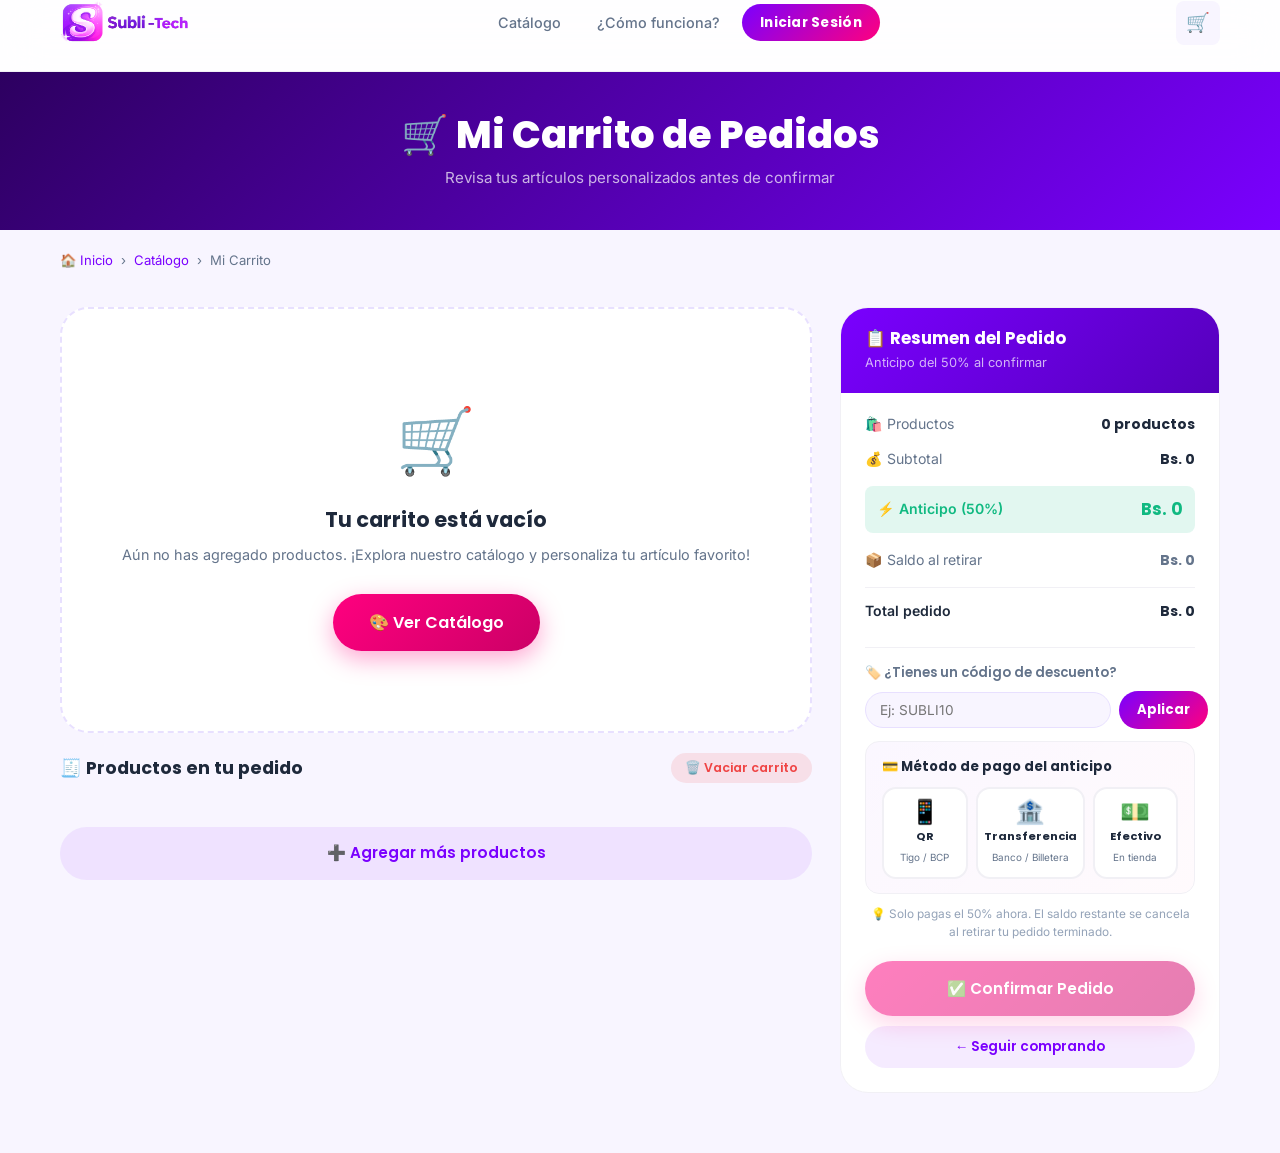
<file: frontend/carrito.html>
<!DOCTYPE html>
<html lang="es">
<head>
  <meta charset="UTF-8" />
  <meta name="viewport" content="width=device-width, initial-scale=1.0" />
  <title>Mi Carrito — Subli-Tech</title>
  <link rel="manifest" href="manifest.json" />
  <meta name="theme-color" content="#7A00FF" />
  <meta name="mobile-web-app-capable" content="yes" />
  <meta name="apple-mobile-web-app-capable" content="yes" />
  <meta name="apple-mobile-web-app-status-bar-style" content="black-translucent" />
  <meta name="apple-mobile-web-app-title" content="Subli-Tech" />
  <link rel="apple-touch-icon" href="img/logo.png" />
  <meta name="description" content="Revisa tu carrito de pedidos en Subli-Tech y confirma tu personalización." />
  <link rel="stylesheet" href="styles.css" />
  <link rel="preconnect" href="https://fonts.googleapis.com" />
  <link rel="preconnect" href="https://fonts.gstatic.com" crossorigin />
  <link href="https://fonts.googleapis.com/css2?family=Poppins:wght@400;500;600;700;800;900&family=Inter:wght@300;400;500;600&display=swap" rel="stylesheet" />
  <style>
    /* ── Estilos específicos de carrito.html ── */
    .cart-page { padding-top: var(--header-h); background: var(--bg-soft); min-height: 100vh; }

    .cart-hero {
      background: linear-gradient(135deg, #2D0060, #7A00FF);
      color: #fff;
      padding: 40px 0;
      text-align: center;
    }
    .cart-hero h1 {
      font-size: clamp(1.8rem, 4vw, 2.4rem);
      color: #fff;
      font-weight: 800;
      margin-bottom: 8px;
    }
    .cart-hero p { color: rgba(255,255,255,0.70); font-size: 0.95rem; }

    /* Layout */
    .cart-layout {
      display: grid;
      grid-template-columns: 1fr;
      gap: 28px;
      padding: 36px 0 60px;
    }
    @media(min-width: 1024px) {
      .cart-layout { grid-template-columns: 1fr 380px; align-items: start; }
    }

    /* ── Items column ── */
    .cart-items-col { display: flex; flex-direction: column; gap: 20px; }

    .cart-items-header {
      display: flex;
      align-items: center;
      justify-content: space-between;
      padding: 0 0 4px;
    }
    .cart-items-header h2 {
      font-family: var(--font-title);
      font-size: 1.1rem;
      font-weight: 700;
    }
    .btn-limpiar {
      font-family: var(--font-title);
      font-size: 0.78rem;
      font-weight: 600;
      color: var(--error);
      background: var(--error-bg);
      padding: 6px 14px;
      border-radius: var(--radius-full);
      transition: var(--transition);
    }
    .btn-limpiar:hover { background: var(--error); color: #fff; }

    /* ── Cart item card ── */
    .cart-item {
      background: var(--bg-card);
      border-radius: var(--radius-lg);
      border: 1px solid var(--border-soft);
      padding: 18px;
      display: flex;
      gap: 16px;
      transition: var(--transition-slow);
    }
    .cart-item:hover { box-shadow: var(--shadow-md); border-color: var(--border); }

    .cart-item-img {
      width: 90px;
      height: 90px;
      border-radius: var(--radius-md);
      overflow: hidden;
      flex-shrink: 0;
      background: var(--bg-soft);
    }
    .cart-item-img img { width: 100%; height: 100%; object-fit: cover; }

    .cart-item-info { flex: 1; display: flex; flex-direction: column; gap: 8px; min-width: 0; }

    .cart-item-header {
      display: flex;
      align-items: flex-start;
      justify-content: space-between;
      gap: 8px;
    }

    .cart-item-name {
      font-family: var(--font-title);
      font-size: 0.95rem;
      font-weight: 700;
      color: var(--text);
      line-height: 1.3;
    }

    .cart-item-remove {
      background: transparent;
      font-size: 1rem;
      padding: 4px;
      border-radius: var(--radius-sm);
      transition: var(--transition);
      flex-shrink: 0;
      opacity: 0.5;
    }
    .cart-item-remove:hover { opacity: 1; background: var(--error-bg); transform: scale(1.1); }

    .cart-item-specs { display: flex; flex-wrap: wrap; gap: 6px; }

    .spec-chip {
      font-size: 0.75rem;
      color: var(--text-muted);
      background: var(--bg-soft);
      padding: 4px 10px;
      border-radius: var(--radius-full);
      border: 1px solid var(--border-soft);
      display: flex;
      align-items: center;
      gap: 5px;
    }

    .color-dot {
      display: inline-block;
      width: 12px;
      height: 12px;
      border-radius: 50%;
      flex-shrink: 0;
    }

    /* Design badge */
    .design-badge {
      font-size: 0.75rem;
      font-weight: 500;
      padding: 4px 10px;
      border-radius: var(--radius-sm);
      display: inline-flex;
      align-items: center;
      gap: 5px;
      width: fit-content;
    }
    .design-badge.success { background: var(--success-bg); color: var(--success); }
    .design-badge.success em { font-style: normal; font-weight: 600; }
    .design-badge.warn    { background: rgba(245,158,11,0.10); color: #D97706; }

    .cart-item-bottom {
      display: flex;
      align-items: center;
      justify-content: space-between;
      gap: 12px;
      flex-wrap: wrap;
      margin-top: 4px;
    }

    /* Qty en carrito */
    .qty-control {
      display: flex;
      align-items: center;
      border: 2px solid var(--border);
      border-radius: var(--radius-sm);
      overflow: hidden;
    }
    .qty-btn {
      width: 34px;
      height: 34px;
      display: flex;
      align-items: center;
      justify-content: center;
      font-size: 1rem;
      font-weight: 700;
      background: var(--bg-soft);
      color: var(--text);
      transition: var(--transition);
      border: none;
      cursor: pointer;
    }
    .qty-btn:hover { background: var(--primary); color: #fff; }
    .qty-value {
      width: 36px;
      text-align: center;
      font-family: var(--font-title);
      font-size: 0.9rem;
      font-weight: 700;
      color: var(--text);
    }

    .cart-item-price { text-align: right; }
    .unit-price    { display: block; font-size: 0.72rem; color: var(--text-light); }
    .subtotal-price { font-family: var(--font-title); font-size: 1.05rem; font-weight: 800; color: var(--primary); }

    /* ── Estado vacío ── */
    .cart-empty {
      text-align: center;
      padding: 80px 24px;
      background: var(--bg-card);
      border-radius: var(--radius-xl);
      border: 2px dashed var(--border);
    }
    .cart-empty.hidden { display: none; }
    .cart-empty-icon { font-size: 4rem; margin-bottom: 16px; }
    .cart-empty h3 { font-family: var(--font-title); font-size: 1.3rem; margin-bottom: 10px; }
    .cart-empty p  { color: var(--text-muted); font-size: 0.9rem; margin-bottom: 28px; }

    /* ── Resumen ── */
    .cart-summary {
      background: var(--bg-card);
      border-radius: var(--radius-xl);
      border: 1px solid var(--border-soft);
      overflow: hidden;
      position: sticky;
      top: calc(var(--header-h) + 20px);
    }

    .cart-summary-header {
      background: linear-gradient(135deg, var(--primary), var(--primary-dark));
      padding: 20px 24px;
      color: #fff;
    }
    .cart-summary-header h3 {
      font-size: 1.05rem;
      font-weight: 700;
      color: #fff;
      margin-bottom: 4px;
    }
    .cart-summary-header p { font-size: 0.80rem; color: rgba(255,255,255,0.70); }

    .cart-summary-body { padding: 20px 24px; display: flex; flex-direction: column; gap: 12px; }

    .summary-row {
      display: flex;
      justify-content: space-between;
      align-items: center;
      font-size: 0.88rem;
      color: var(--text-muted);
    }
    .summary-row.total { color: var(--text); font-weight: 600; border-top: 1px solid var(--border-soft); padding-top: 12px; margin-top: 4px; }
    .summary-row .val { font-family: var(--font-title); font-weight: 700; color: var(--text); }
    .summary-row.anticipo { background: var(--success-bg); padding: 10px 12px; border-radius: var(--radius-sm); margin: 4px 0; }
    .summary-row.anticipo .label { color: var(--success); font-weight: 600; }
    .summary-row.anticipo .val   { color: var(--success); font-size: 1.05rem; }
    .summary-row.saldo .val { color: var(--text-muted); }

    .summary-note {
      font-size: 0.74rem;
      color: var(--text-light);
      text-align: center;
      line-height: 1.5;
      padding: 0 4px;
    }

    .cart-summary-footer { padding: 0 24px 24px; display: flex; flex-direction: column; gap: 10px; }

    #btn-confirmar {
      width: 100%;
      justify-content: center;
      font-size: 0.95rem;
      padding: 16px;
    }
    #btn-confirmar:disabled { opacity: 0.5; cursor: not-allowed; }

    .btn-seguir {
      width: 100%;
      text-align: center;
      font-family: var(--font-title);
      font-size: 0.85rem;
      font-weight: 600;
      color: var(--primary);
      padding: 10px;
      border-radius: var(--radius-full);
      background: rgba(122,0,255,0.08);
      transition: var(--transition);
    }
    .btn-seguir:hover { background: rgba(122,0,255,0.15); }

    /* ── Overlay de confirmación ── */
    .confirm-overlay {
      display: none;
      position: fixed;
      inset: 0;
      background: rgba(0,0,0,0.60);
      backdrop-filter: blur(6px);
      z-index: 9998;
      align-items: center;
      justify-content: center;
      padding: 20px;
    }
    .confirm-overlay.visible { display: flex; animation: fadeIn 0.3s ease; }

    .confirm-modal {
      background: var(--bg);
      border-radius: var(--radius-xl);
      padding: 36px;
      max-width: 460px;
      width: 100%;
      box-shadow: var(--shadow-lg);
      position: relative;
      animation: slideUp 0.35s cubic-bezier(0.34,1.56,0.64,1);
    }

    @keyframes slideUp {
      from { transform: translateY(40px); opacity: 0; }
      to   { transform: translateY(0); opacity: 1; }
    }

    .confirm-modal-icon { font-size: 3rem; text-align: center; margin-bottom: 16px; }
    .confirm-modal h3 {
      font-family: var(--font-title);
      font-size: 1.3rem;
      text-align: center;
      margin-bottom: 8px;
    }
    .confirm-modal p {
      font-size: 0.88rem;
      color: var(--text-muted);
      text-align: center;
      margin-bottom: 24px;
    }

    .confirm-detail-box {
      background: var(--bg-soft);
      border-radius: var(--radius-md);
      padding: 16px 20px;
      margin-bottom: 24px;
      display: flex;
      flex-direction: column;
      gap: 10px;
    }

    .confirm-detail-row {
      display: flex;
      justify-content: space-between;
      font-size: 0.88rem;
    }
    .confirm-detail-row span { color: var(--text-muted); }
    .confirm-detail-row strong { font-family: var(--font-title); color: var(--text); }
    .confirm-detail-row.anticipo strong { color: var(--success); font-size: 1.05rem; }

    .confirm-actions { display: flex; gap: 10px; }
    .confirm-actions .btn { flex: 1; justify-content: center; }

    #confirm-close {
      position: absolute;
      top: 14px;
      right: 14px;
      font-size: 1.2rem;
      background: transparent;
      opacity: 0.5;
      cursor: pointer;
      padding: 4px;
    }
    #confirm-close:hover { opacity: 1; }

    /* Breadcrumb */
    .breadcrumb {
      display: flex;
      align-items: center;
      gap: 8px;
      font-size: 0.82rem;
      color: var(--text-muted);
      padding: 20px 0 0;
    }
    .breadcrumb a { color: var(--primary); }
    .breadcrumb a:hover { text-decoration: underline; }

    /* ════════════════════════════════════
       MÉTODO DE PAGO (Fase 3)
       ════════════════════════════════════ */
    .payment-section {
      background: linear-gradient(135deg, rgba(122,0,255,0.03), rgba(255,0,127,0.02));
      border-radius: var(--radius-md);
      padding: 14px 16px;
      display: flex;
      flex-direction: column;
      gap: 10px;
      border: 1.5px solid var(--border-soft);
    }
    .payment-section-label {
      font-family: var(--font-title);
      font-size: 0.82rem;
      font-weight: 700;
      color: var(--text);
    }
    .payment-options {
      display: grid;
      grid-template-columns: repeat(3, 1fr);
      gap: 8px;
    }
    .pay-option { position: relative; cursor: pointer; }
    .pay-option input[type="radio"] {
      position: absolute; opacity: 0; width: 0; height: 0;
    }
    .pay-card {
      display: flex;
      flex-direction: column;
      align-items: center;
      gap: 4px;
      padding: 11px 6px;
      border: 2px solid var(--border-soft);
      border-radius: var(--radius-md);
      background: var(--bg);
      transition: var(--transition);
      cursor: pointer;
      text-align: center;
    }
    .pay-card:hover {
      border-color: rgba(122,0,255,0.35);
      background: rgba(122,0,255,0.03);
    }
    .pay-option input:checked + .pay-card {
      border-color: var(--primary);
      background: rgba(122,0,255,0.07);
      box-shadow: 0 4px 14px rgba(122,0,255,0.14);
    }
    .pay-icon  { font-size: 1.5rem; line-height: 1; }
    .pay-name  { font-family: var(--font-title); font-size: 0.70rem; font-weight: 700; color: var(--text); }
    .pay-desc  { font-size: 0.62rem; color: var(--text-muted); }

    /* Info dinámica del método */
    .pay-method-info {
      background: rgba(122,0,255,0.04);
      border: 1px solid rgba(122,0,255,0.14);
      border-radius: var(--radius-sm);
      padding: 10px 12px;
      font-size: 0.76rem;
      color: var(--text-muted);
      line-height: 1.6;
      display: flex;
      flex-direction: column;
      gap: 3px;
      animation: slideDown 0.25s ease;
    }
    @keyframes slideDown { from { opacity:0; transform:translateY(-4px); } to { opacity:1; transform:translateY(0); } }
    .pay-method-info.hidden { display: none; }
    .pay-method-info p strong { color: var(--text); font-weight: 700; }
    .pay-required-warn {
      display: none;
      font-size: 0.74rem;
      color: var(--error);
      font-family: var(--font-title);
      font-weight: 600;
      padding: 4px 0 0;
    }
    .pay-required-warn.visible { display: block; animation: fadeWarn 0.3s ease; }
    @keyframes fadeWarn { from { opacity:0; } to { opacity:1; } }
  </style>
</head>
<body>

<header class="header" id="header">
  <div class="container">
    <div class="header-inner">
      <a href="index.html" class="logo" id="logo-link">
        <img src="img/logo.png" alt="Subli-Tech" style="height:45px;width:auto;object-fit:contain;" />
      </a>
      <nav class="nav" role="navigation">
        <a href="index.html#catalogo" class="nav-link" id="nav-catalogo">Catálogo</a>
        <a href="index.html#como-funciona" class="nav-link" id="nav-proceso">¿Cómo funciona?</a>
        <a href="login.html" class="btn btn-sm" id="nav-login" style="background:linear-gradient(135deg,#7A00FF,#FF007F);color:#fff;padding:8px 18px;border-radius:50px;font-weight:700;font-size:0.85rem;letter-spacing:0.02em;">Iniciar Sesión</a>
      </nav>
      <div class="header-actions">
        <a href="carrito.html" class="cart-btn active" id="cart-btn" aria-label="Ver carrito">
          🛒
          <span class="cart-badge" id="cart-badge">0</span>
        </a>
        <button class="menu-toggle" id="menu-toggle" aria-label="Abrir menú" aria-expanded="false">
          <span></span><span></span><span></span>
        </button>
      </div>
    </div>
  </div>
</header>

<div class="mobile-nav" id="mobile-nav">
  <a href="index.html#catalogo" class="nav-link" id="m-nav-catalogo">🛍️ Catálogo</a>
  <a href="login.html" class="nav-link" id="m-nav-login">🔑 Iniciar Sesión</a>
</div>

<main class="cart-page">

  <div class="cart-hero">
    <div class="container">
      <h1>🛒 Mi Carrito de Pedidos</h1>
      <p>Revisa tus artículos personalizados antes de confirmar</p>
    </div>
  </div>

  <div class="container">

    <nav class="breadcrumb" aria-label="Ruta de navegación">
      <a href="index.html" id="bc-inicio">🏠 Inicio</a>
      <span>›</span>
      <a href="index.html#catalogo" id="bc-catalogo">Catálogo</a>
      <span>›</span>
      <span>Mi Carrito</span>
    </nav>

    <div class="cart-layout">

      <div class="cart-items-col">

        <div class="cart-empty" id="cart-empty">
          <div class="cart-empty-icon">🛒</div>
          <h3>Tu carrito está vacío</h3>
          <p>Aún no has agregado productos. ¡Explora nuestro catálogo y personaliza tu artículo favorito!</p>
          <a href="index.html#catalogo" class="btn btn-cta" id="empty-catalogo-btn">
            🎨 Ver Catálogo
          </a>
        </div>

        <div id="cart-content" class="hidden" style="display:contents;">
          <div class="cart-items-header">
            <h2>🧾 Productos en tu pedido</h2>
            <button class="btn-limpiar" id="btn-limpiar">🗑️ Vaciar carrito</button>
          </div>
          <div id="cart-items"></div>

          <a href="index.html#catalogo" class="btn btn-ghost" id="add-more-btn" style="text-align:center;display:flex;align-items:center;justify-content:center;gap:8px;padding:14px;">
            ➕ Agregar más productos
          </a>
        </div>

      </div>

      <aside class="cart-summary" aria-label="Resumen del pedido">
        <div class="cart-summary-header">
          <h3>📋 Resumen del Pedido</h3>
          <p>Anticipo del 50% al confirmar</p>
        </div>

        <div class="cart-summary-body">
          <div class="summary-row">
            <span>🛍️ Productos</span>
            <span class="val" id="summary-items">0 productos</span>
          </div>
          <div class="summary-row">
            <span>💰 Subtotal</span>
            <span class="val" id="summary-subtotal">Bs. 0</span>
          </div>
          <div class="summary-row anticipo">
            <span class="label">⚡ Anticipo (50%)</span>
            <span class="val" id="summary-anticipo">Bs. 0</span>
          </div>
          <div class="summary-row saldo">
            <span>📦 Saldo al retirar</span>
            <span class="val" id="summary-saldo">Bs. 0</span>
          </div>
          <!-- Fila de descuento (oculta si no hay promo activa) -->
          <div class="summary-row" id="summary-descuento-row" style="display:none;color:#10B981;">
            <span>🏷️ Descuento aplicado</span>
            <span class="val" id="summary-descuento" style="color:#10B981;font-weight:700;">− Bs. 0</span>
          </div>
          <div class="summary-row total">
            <span>Total pedido</span>
            <span class="val" id="summary-total">Bs. 0</span>
          </div>

          <!-- ── Código Promocional ── -->
          <div style="border-top:1px solid var(--border-soft);margin-top:12px;padding-top:14px;">
            <p style="font-family:'Poppins',sans-serif;font-size:0.82rem;font-weight:600;color:#64748B;margin-bottom:8px;">
              🏷️ ¿Tienes un código de descuento?
            </p>
            <div style="display:flex;gap:8px;align-items:center;">
              <input
                type="text"
                id="promo-codigo"
                placeholder="Ej: SUBLI10"
                style="flex:1;padding:9px 14px;border:1.5px solid var(--border);border-radius:var(--radius-full);font-size:0.85rem;font-family:'Inter',sans-serif;background:var(--bg-soft);color:var(--text);outline:none;"
                maxlength="20"
              />
              <button
                id="btn-aplicar-promo"
                style="padding:9px 18px;background:linear-gradient(135deg,#7A00FF,#FF007F);color:#fff;border-radius:var(--radius-full);font-family:'Poppins',sans-serif;font-size:0.82rem;font-weight:700;white-space:nowrap;cursor:pointer;"
              >Aplicar</button>
              <button
                id="btn-remover-promo"
                style="display:none;padding:9px 14px;background:var(--error-bg);color:var(--error);border-radius:var(--radius-full);font-size:0.82rem;font-weight:700;cursor:pointer;"
                title="Quitar descuento"
              >✕</button>
            </div>
            <p id="promo-mensaje" style="font-size:0.8rem;margin-top:6px;display:none;"></p>
          </div>

          <div class="payment-section" id="payment-section">
            <p class="payment-section-label">💳 Método de pago del anticipo</p>
            <div class="payment-options" role="group" aria-label="Selecciona método de pago">

              <label class="pay-option" for="pay-qr">
                <input type="radio" id="pay-qr" name="metodo_pago" value="QR" />
                <div class="pay-card" id="pay-card-qr">
                  <span class="pay-icon">📱</span>
                  <span class="pay-name">QR</span>
                  <span class="pay-desc">Tigo / BCP</span>
                </div>
              </label>

              <label class="pay-option" for="pay-transfer">
                <input type="radio" id="pay-transfer" name="metodo_pago" value="Transferencia" />
                <div class="pay-card" id="pay-card-transfer">
                  <span class="pay-icon">🏦</span>
                  <span class="pay-name">Transferencia</span>
                  <span class="pay-desc">Banco / Billetera</span>
                </div>
              </label>

              <label class="pay-option" for="pay-efectivo">
                <input type="radio" id="pay-efectivo" name="metodo_pago" value="Efectivo" />
                <div class="pay-card" id="pay-card-efectivo">
                  <span class="pay-icon">💵</span>
                  <span class="pay-name">Efectivo</span>
                  <span class="pay-desc">En tienda</span>
                </div>
              </label>

            </div>

            <div class="pay-method-info hidden" id="pay-info-QR">
              <p>📱 <strong>QR Tigo Money / BCP Bolivia</strong></p>
              <p>Escanea el código QR para pagar el anticipo directamente.</p>
              <!-- Contenedor del QR dinámico — generado por carrito.js -->
              <div id="pay-qr-container"></div>
            </div>
            <div class="pay-method-info hidden" id="pay-info-Transferencia">
              <p>🏦 <strong>Banco BCP Bolivia</strong></p>
              <p>Cta. de Ahorros: <strong>1234-5678901</strong></p>
              <p>Envía comprobante a: <strong>contacto@sublitech.bo</strong></p>
            </div>
            <div class="pay-method-info hidden" id="pay-info-Efectivo">
              <p>💵 <strong>Pago en efectivo en tienda</strong></p>
              <p>Cancela el anticipo al entregar tu diseño en nuestro local. Cochabamba, Bolivia.</p>
            </div>

            <p class="pay-required-warn" id="pay-required-warn">⚠️ Selecciona un método de pago para continuar</p>
          </div>
          <p class="summary-note">
            💡 Solo pagas el 50% ahora. El saldo restante se cancela al retirar tu pedido terminado.
          </p>
        </div>

        <div class="cart-summary-footer">
          <button class="btn btn-cta" id="btn-confirmar" disabled>
            ✅ Confirmar Pedido
          </button>
          <a href="index.html#catalogo" class="btn-seguir" id="btn-seguir-comprando">
            ← Seguir comprando
          </a>
        </div>
      </aside>

    </div>
  </div>
</main>

<div class="confirm-overlay" id="confirm-overlay" role="dialog" aria-modal="true" aria-labelledby="confirm-title">
  <div class="confirm-modal">
    <button id="confirm-close" aria-label="Cerrar">✕</button>
    <div class="confirm-modal-icon">🎉</div>
    <h3 id="confirm-title">¡Confirmar Pedido!</h3>
    <p>
      Tu pedido será enviado a producción. Nos contactaremos contigo para coordinar el pago del anticipo.
    </p>
    <div class="confirm-detail-box">
      <div class="confirm-detail-row">
        <span>Productos</span>
        <strong><span id="confirm-items-n">0</span> artículo(s)</strong>
      </div>
      <div class="confirm-detail-row">
        <span>Total del pedido</span>
        <strong id="confirm-subtotal">Bs. 0</strong>
      </div>
      <div class="confirm-detail-row anticipo">
        <span>⚡ Anticipo a pagar (50%)</span>
        <strong id="confirm-anticipo">Bs. 0</strong>
      </div>
      <div class="confirm-detail-row" id="confirm-metodo-row">
        <span>💳 Método de pago</span>
        <strong id="confirm-metodo">—</strong>
      </div>
    </div>
    <div class="confirm-actions">
      <button class="btn btn-outline" id="confirm-close-btn" style="color:var(--text-muted);border-color:var(--border);">Cancelar</button>
      <button class="btn btn-cta" id="confirm-ok">✅ Sí, confirmar</button>
    </div>
  </div>
</div>

<div class="toast-container" id="toast-container" aria-live="polite"></div>

<script src="js/api.js"></script>
<script src="js/main.js"></script>
<script src="js/carrito.js"></script>
  <!-- PWA Service Worker -->
  <script>
    if ('serviceWorker' in navigator) {
      window.addEventListener('load', () => {
        navigator.serviceWorker.register('./sw.js')
          .then(r => console.log('[SW] Registrado:', r.scope))
          .catch(e => console.warn('[SW] Error al registrar:', e));
      });
    }
  </script>
</body>
</html>
</file>
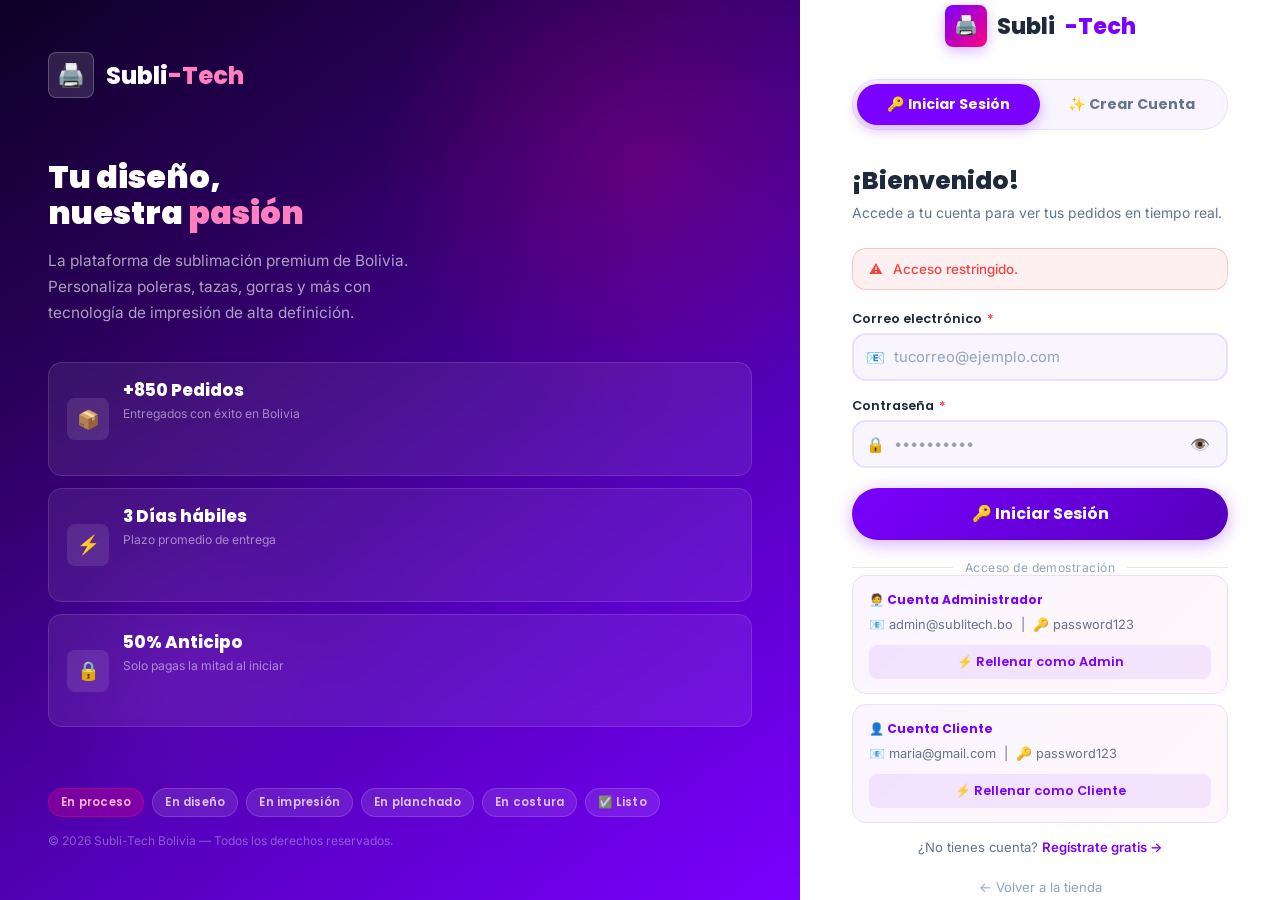
<file: frontend/dashboard.html>
<!DOCTYPE html>
<html lang="es">
<head>
  <meta charset="UTF-8" />
  <meta name="viewport" content="width=device-width, initial-scale=1.0" />
  <title>Dashboard — Subli-Tech Admin</title>
  <link rel="manifest" href="manifest.json" />
  <meta name="theme-color" content="#7A00FF" />
  <meta name="mobile-web-app-capable" content="yes" />
  <meta name="apple-mobile-web-app-capable" content="yes" />
  <meta name="apple-mobile-web-app-status-bar-style" content="black-translucent" />
  <meta name="apple-mobile-web-app-title" content="Subli-Tech" />
  <link rel="apple-touch-icon" href="img/logo.png" />
  <meta name="robots" content="noindex, nofollow" />
  <link rel="preconnect" href="https://fonts.googleapis.com" />
  <link rel="preconnect" href="https://fonts.gstatic.com" crossorigin />
  <link href="https://fonts.googleapis.com/css2?family=Poppins:wght@400;500;600;700;800;900&family=Inter:wght@300;400;500;600&display=swap" rel="stylesheet" />
  <style>
    /* ── Variables ── */
    :root {
      --primary:      #7A00FF;
      --primary-dark: #5500BB;
      --cta:          #FF007F;
      --bg:           #F1F5F9;
      --bg-card:      #FFFFFF;
      --text:         #1E293B;
      --text-muted:   #64748B;
      --text-light:   #94A3B8;
      --border:       #E2E8F0;
      --success:      #10B981;
      --error:        #EF4444;
      --warning:      #F59E0B;
      --sidebar-w:    260px;
      --topbar-h:     68px;
      --font-title:   'Poppins', sans-serif;
      --font-body:    'Inter', sans-serif;
      --radius-sm:    8px;
      --radius-md:    12px;
      --radius-lg:    18px;
      --radius-full:  9999px;
      --shadow-sm:    0 1px 4px rgba(0,0,0,0.06);
      --shadow-md:    0 4px 16px rgba(0,0,0,0.08);
      --shadow-lg:    0 12px 40px rgba(0,0,0,0.12);
      --transition:   all 0.22s cubic-bezier(0.4,0,0.2,1);
    }

    *, *::before, *::after { box-sizing: border-box; margin: 0; padding: 0; }
    html { font-size: 16px; }
    body {
      font-family: var(--font-body);
      background: var(--bg);
      color: var(--text);
      display: flex;
      min-height: 100vh;
      -webkit-font-smoothing: antialiased;
    }
    a { text-decoration: none; color: inherit; }
    button { cursor: pointer; font-family: inherit; border: none; outline: none; }
    img { display: block; max-width: 100%; }

    /* ════════════════════════════════════════════
       SIDEBAR
       ════════════════════════════════════════════ */
    .sidebar {
      width: var(--sidebar-w);
      background: linear-gradient(180deg, #1A0040 0%, #2D0060 60%, #3D0080 100%);
      height: 100vh;
      position: fixed;
      top: 0; left: 0;
      display: flex;
      flex-direction: column;
      z-index: 100;
      transition: var(--transition);
      overflow-y: auto;
    }
    .sidebar.collapsed { transform: translateX(-100%); }

    .sidebar-logo {
      display: flex;
      align-items: center;
      gap: 10px;
      padding: 24px 20px 20px;
      font-family: var(--font-title);
      font-size: 1.2rem;
      font-weight: 800;
      color: #fff;
      border-bottom: 1px solid rgba(255,255,255,0.08);
    }
    .sidebar-logo-icon {
      width: 36px; height: 36px;
      background: linear-gradient(135deg, var(--primary), var(--cta));
      border-radius: 8px;
      display: flex; align-items: center; justify-content: center;
      font-size: 1rem;
      box-shadow: 0 4px 12px rgba(122,0,255,0.40);
      flex-shrink: 0;
    }

    .sidebar-section-label {
      font-size: 0.65rem;
      font-weight: 700;
      letter-spacing: 0.12em;
      text-transform: uppercase;
      color: rgba(255,255,255,0.30);
      padding: 20px 20px 8px;
    }

    .sidebar-nav { flex: 1; padding: 8px 12px; display: flex; flex-direction: column; gap: 2px; }

    .sidebar-link {
      display: flex;
      align-items: center;
      gap: 10px;
      padding: 10px 12px;
      border-radius: var(--radius-sm);
      color: rgba(255,255,255,0.60);
      font-size: 0.875rem;
      font-weight: 500;
      transition: var(--transition);
      cursor: pointer;
    }
    .sidebar-link:hover { background: rgba(255,255,255,0.08); color: #fff; }
    .sidebar-link.active { background: rgba(255,255,255,0.12); color: #fff; }
    .sidebar-link .link-icon { font-size: 1rem; width: 20px; text-align: center; flex-shrink: 0; }

    .sidebar-badge {
      margin-left: auto;
      font-size: 0.68rem;
      font-weight: 700;
      font-family: var(--font-title);
      padding: 2px 8px;
      border-radius: var(--radius-full);
      background: rgba(255,255,255,0.15);
      color: #fff;
    }
    .sidebar-badge.red { background: rgba(239,68,68,0.80); }

    .sidebar-user {
      padding: 16px 20px;
      border-top: 1px solid rgba(255,255,255,0.08);
      display: flex;
      align-items: center;
      gap: 10px;
    }
    .sidebar-avatar {
      width: 36px; height: 36px;
      background: linear-gradient(135deg, var(--primary), var(--cta));
      border-radius: 50%;
      display: flex; align-items: center; justify-content: center;
      font-size: 1rem;
      flex-shrink: 0;
      color: #fff;
    }
    .sidebar-user-info { flex: 1; min-width: 0; }
    .sidebar-user-name { font-family: var(--font-title); font-size: 0.82rem; font-weight: 700; color: #fff; white-space: nowrap; overflow: hidden; text-overflow: ellipsis; }
    .sidebar-user-role { font-size: 0.70rem; color: rgba(255,255,255,0.45); }
    .sidebar-logout {
      font-size: 0.9rem;
      color: rgba(255,255,255,0.40);
      padding: 6px;
      border-radius: var(--radius-sm);
      background: transparent;
      transition: var(--transition);
      cursor: pointer;
    }
    .sidebar-logout:hover { color: #fff; background: rgba(239,68,68,0.25); }

    /* ════════════════════════════════════════════
       MAIN CONTENT
       ════════════════════════════════════════════ */
    .main {
      flex: 1;
      margin-left: var(--sidebar-w);
      display: flex;
      flex-direction: column;
      min-height: 100vh;
    }
    @media(max-width: 1023px) { .main { margin-left: 0; } }

    /* ── Topbar ── */
    .topbar {
      height: var(--topbar-h);
      background: var(--bg-card);
      border-bottom: 1px solid var(--border);
      display: flex;
      align-items: center;
      justify-content: space-between;
      padding: 0 28px;
      position: sticky;
      top: 0;
      z-index: 50;
      gap: 16px;
      box-shadow: var(--shadow-sm);
    }
    .topbar-left { display: flex; align-items: center; gap: 16px; }

    .menu-toggle-btn {
      display: none;
      width: 36px; height: 36px;
      background: var(--bg);
      border-radius: var(--radius-sm);
      align-items: center; justify-content: center;
      font-size: 1.1rem;
      transition: var(--transition);
    }
    .menu-toggle-btn:hover { background: rgba(122,0,255,0.08); }
    @media(max-width:1023px) { .menu-toggle-btn { display: flex; } }

    .topbar-title { font-family: var(--font-title); font-size: 1rem; font-weight: 700; }
    .topbar-sub   { font-size: 0.78rem; color: var(--text-muted); }

    .topbar-right { display: flex; align-items: center; gap: 10px; }

    .search-wrap {
      position: relative;
      display: none;
    }
    @media(min-width: 640px) { .search-wrap { display: block; } }

    .search-icon { position: absolute; left: 12px; top: 50%; transform: translateY(-50%); font-size: 0.9rem; color: var(--text-light); }

    #search-input {
      height: 38px;
      padding: 0 14px 0 36px;
      border: 1.5px solid var(--border);
      border-radius: var(--radius-full);
      font-family: var(--font-body);
      font-size: 0.84rem;
      color: var(--text);
      background: var(--bg);
      width: 220px;
      outline: none;
      transition: var(--transition);
    }
    #search-input:focus { border-color: var(--primary); width: 260px; background: #fff; box-shadow: 0 0 0 3px rgba(122,0,255,0.10); }

    .topbar-icon-btn {
      width: 38px; height: 38px;
      background: var(--bg);
      border-radius: var(--radius-sm);
      display: flex; align-items: center; justify-content: center;
      font-size: 1rem;
      position: relative;
      transition: var(--transition);
    }
    .topbar-icon-btn:hover { background: rgba(122,0,255,0.08); }

    .notif-dot {
      position: absolute;
      top: 6px; right: 6px;
      width: 8px; height: 8px;
      background: var(--cta);
      border-radius: 50%;
      border: 2px solid #fff;
    }

    .topbar-avatar {
      width: 36px; height: 36px;
      background: linear-gradient(135deg, var(--primary), var(--cta));
      border-radius: 50%;
      display: flex; align-items: center; justify-content: center;
      font-size: 0.9rem;
      color: #fff;
      font-weight: 700;
      cursor: pointer;
    }

    /* ── Content area ── */
    .content { flex: 1; padding: 28px; }

    /* ── Page header ── */
    .page-header {
      display: flex;
      align-items: flex-start;
      justify-content: space-between;
      margin-bottom: 28px;
      gap: 16px;
      flex-wrap: wrap;
    }
    .page-header h1 { font-family: var(--font-title); font-size: 1.5rem; font-weight: 800; }
    .page-header p  { font-size: 0.84rem; color: var(--text-muted); margin-top: 2px; }

    .btn-new-order {
      display: inline-flex;
      align-items: center;
      gap: 8px;
      background: linear-gradient(135deg, var(--primary), var(--primary-dark));
      color: #fff;
      font-family: var(--font-title);
      font-size: 0.84rem;
      font-weight: 600;
      padding: 10px 20px;
      border-radius: var(--radius-full);
      transition: var(--transition);
      box-shadow: 0 4px 12px rgba(122,0,255,0.25);
      white-space: nowrap;
    }
    .btn-new-order:hover { transform: translateY(-2px); box-shadow: 0 8px 20px rgba(122,0,255,0.35); }

    /* ════════════════════════════════════════════
       STAT CARDS
       ════════════════════════════════════════════ */
    .stats-grid {
      display: grid;
      grid-template-columns: repeat(2, 1fr);
      gap: 16px;
      margin-bottom: 28px;
    }
    @media(min-width: 1200px) { .stats-grid { grid-template-columns: repeat(4, 1fr); } }

    .stat-card {
      background: var(--bg-card);
      border-radius: var(--radius-lg);
      border: 1px solid var(--border);
      padding: 20px;
      display: flex;
      flex-direction: column;
      gap: 12px;
      transition: var(--transition);
      position: relative;
      overflow: hidden;
    }
    .stat-card::before {
      content: '';
      position: absolute;
      top: 0; left: 0; right: 0;
      height: 3px;
      border-radius: 3px 3px 0 0;
    }
    .stat-card.purple::before { background: var(--primary); }
    .stat-card.cta::before    { background: var(--cta); }
    .stat-card.green::before  { background: var(--success); }
    .stat-card.yellow::before { background: var(--warning); }
    .stat-card:hover { box-shadow: var(--shadow-md); transform: translateY(-2px); }

    .stat-card-top {
      display: flex;
      align-items: center;
      justify-content: space-between;
    }
    .stat-card-label {
      font-size: 0.78rem;
      font-weight: 600;
      color: var(--text-muted);
      text-transform: uppercase;
      letter-spacing: 0.05em;
    }
    .stat-card-icon {
      width: 38px; height: 38px;
      border-radius: var(--radius-sm);
      display: flex; align-items: center; justify-content: center;
      font-size: 1.05rem;
    }
    .stat-card-icon.purple { background: rgba(122,0,255,0.10); }
    .stat-card-icon.cta    { background: rgba(255,0,127,0.10); }
    .stat-card-icon.green  { background: rgba(16,185,129,0.10); }
    .stat-card-icon.yellow { background: rgba(245,158,11,0.10); }

    .stat-card-value {
      font-family: var(--font-title);
      font-size: 1.8rem;
      font-weight: 900;
      color: var(--text);
      line-height: 1;
    }
    .stat-card-sub { font-size: 0.75rem; color: var(--text-muted); }

    /* ════════════════════════════════════════════
       FILTROS DE ESTADO
       ════════════════════════════════════════════ */
    .filter-bar {
      background: var(--bg-card);
      border: 1px solid var(--border);
      border-radius: var(--radius-lg);
      padding: 6px;
      display: flex;
      flex-wrap: wrap;
      gap: 4px;
      margin-bottom: 20px;
      box-shadow: var(--shadow-sm);
    }

    .estado-filter-btn {
      display: flex;
      align-items: center;
      gap: 6px;
      font-family: var(--font-title);
      font-size: 0.78rem;
      font-weight: 600;
      padding: 8px 14px;
      border-radius: var(--radius-sm);
      color: var(--text-muted);
      background: transparent;
      transition: var(--transition);
      white-space: nowrap;
    }
    .estado-filter-btn:hover { background: var(--bg); color: var(--text); }
    .estado-filter-btn.active { background: var(--text); color: #fff; }

    .filter-count {
      font-size: 0.68rem;
      padding: 1px 7px;
      border-radius: var(--radius-full);
      background: rgba(255,255,255,0.20);
    }
    .estado-filter-btn:not(.active) .filter-count { background: var(--bg); color: var(--text-muted); }

    /* ════════════════════════════════════════════
       TABLA DE PEDIDOS
       ════════════════════════════════════════════ */
    .table-card {
      background: var(--bg-card);
      border-radius: var(--radius-lg);
      border: 1px solid var(--border);
      overflow: hidden;
      box-shadow: var(--shadow-sm);
    }

    .table-header {
      display: flex;
      align-items: center;
      justify-content: space-between;
      padding: 16px 20px;
      border-bottom: 1px solid var(--border);
      gap: 12px;
      flex-wrap: wrap;
    }
    .table-header h3 { font-family: var(--font-title); font-size: 0.95rem; font-weight: 700; }
    .table-count     { font-size: 0.78rem; color: var(--text-muted); }

    .btn-refresh {
      display: inline-flex;
      align-items: center;
      gap: 6px;
      font-family: var(--font-title);
      font-size: 0.78rem;
      font-weight: 600;
      padding: 7px 14px;
      border-radius: var(--radius-full);
      background: rgba(122,0,255,0.08);
      color: var(--primary);
      transition: var(--transition);
    }
    .btn-refresh:hover { background: rgba(122,0,255,0.16); }
    .btn-refresh.spinning span { animation: spin 0.8s linear infinite; display: inline-block; }
    @keyframes spin { to { transform: rotate(360deg); } }

    .orders-table-wrap { overflow-x: auto; }

    .orders-table {
      width: 100%;
      border-collapse: collapse;
      font-size: 0.85rem;
      min-width: 820px;
    }
    .orders-table thead tr {
      background: #F8FAFC;
      border-bottom: 2px solid var(--border);
    }
    .orders-table th {
      padding: 12px 16px;
      text-align: left;
      font-family: var(--font-title);
      font-size: 0.72rem;
      font-weight: 700;
      text-transform: uppercase;
      letter-spacing: 0.06em;
      color: var(--text-muted);
      white-space: nowrap;
    }
    .orders-table td {
      padding: 14px 16px;
      border-bottom: 1px solid var(--border);
      vertical-align: middle;
    }
    .orders-table tbody tr { transition: background 0.15s; }
    .orders-table tbody tr:hover { background: #FAFBFF; }
    .orders-table tbody tr:last-child td { border-bottom: none; }

    .order-id {
      font-family: var(--font-title);
      font-weight: 700;
      color: var(--primary);
    }

    .client-cell { display: flex; align-items: center; gap: 10px; }
    .client-avatar {
      width: 34px; height: 34px;
      border-radius: 50%;
      background: linear-gradient(135deg, #EDE9FE, #C4B5FD);
      display: flex; align-items: center; justify-content: center;
      font-size: 0.85rem;
      font-weight: 700;
      color: var(--primary);
      flex-shrink: 0;
      font-family: var(--font-title);
    }
    .client-name  { font-weight: 600; font-size: 0.85rem; color: var(--text); }
    .client-email { font-size: 0.75rem; color: var(--text-light); }

    .estado-badge {
      display: inline-flex;
      align-items: center;
      gap: 5px;
      font-family: var(--font-title);
      font-size: 0.72rem;
      font-weight: 700;
      padding: 5px 11px;
      border-radius: var(--radius-full);
      white-space: nowrap;
    }

    .monto-cell     { font-family: var(--font-title); font-weight: 700; color: var(--text); }
    .anticipo-cell  { font-family: var(--font-title); font-weight: 600; color: var(--success); }
    .pagado-badge   { font-size: 0.70rem; padding: 2px 7px; border-radius: var(--radius-full); background: rgba(16,185,129,0.12); color: var(--success); font-weight: 600; }
    .pendiente-badge{ font-size: 0.70rem; padding: 2px 7px; border-radius: var(--radius-full); background: rgba(245,158,11,0.12); color: #B45309; font-weight: 600; }

    .date-cell  { font-size: 0.80rem; color: var(--text-muted); }
    .date-time  { font-size: 0.72rem; color: var(--text-light); }

    .actions-cell { display: flex; align-items: center; gap: 6px; flex-wrap: wrap; }

    .btn-advance {
      display: inline-flex;
      align-items: center;
      gap: 5px;
      font-family: var(--font-title);
      font-size: 0.72rem;
      font-weight: 700;
      padding: 6px 12px;
      border-radius: var(--radius-full);
      border: none;
      cursor: pointer;
      transition: var(--transition);
      white-space: nowrap;
    }
    .btn-advance:hover { filter: brightness(0.88); transform: translateY(-1px); }
    .btn-advance:disabled { opacity: 0.5; cursor: not-allowed; transform: none; }

    .btn-detail {
      width: 30px; height: 30px;
      border-radius: var(--radius-sm);
      background: var(--bg);
      border: 1px solid var(--border);
      display: flex; align-items: center; justify-content: center;
      font-size: 0.85rem;
      transition: var(--transition);
      cursor: pointer;
    }
    .btn-detail:hover { background: rgba(122,0,255,0.08); border-color: var(--primary); }

    .status-select-wrap { position: relative; }
    .estado-select {
      appearance: none;
      font-family: var(--font-title);
      font-size: 0.72rem;
      font-weight: 600;
      padding: 5px 24px 5px 10px;
      border-radius: var(--radius-full);
      border: none;
      cursor: pointer;
      transition: var(--transition);
      outline: none;
    }
    .estado-select:focus { box-shadow: 0 0 0 3px rgba(122,0,255,0.15); }

    .notes-cell {
      max-width: 180px;
      white-space: nowrap;
      overflow: hidden;
      text-overflow: ellipsis;
      font-size: 0.78rem;
      color: var(--text-muted);
    }

    .table-empty {
      text-align: center;
      padding: 60px 24px;
    }
    .table-empty-icon { font-size: 3rem; margin-bottom: 12px; }
    .table-empty h4   { font-family: var(--font-title); font-size: 1rem; margin-bottom: 6px; }
    .table-empty p    { font-size: 0.84rem; color: var(--text-muted); }

    /* ════════════════════════════════════════════
       MODAL DETALLE
       ════════════════════════════════════════════ */
    .modal-overlay {
      display: none;
      position: fixed;
      inset: 0;
      background: rgba(0,0,0,0.55);
      backdrop-filter: blur(5px);
      z-index: 9000;
      align-items: center;
      justify-content: center;
      padding: 20px;
    }
    .modal-overlay.open { display: flex; animation: fadeIn 0.25s ease; }
    @keyframes fadeIn { from { opacity:0; } to { opacity:1; } }

    .modal {
      background: var(--bg-card);
      border-radius: var(--radius-lg);
      width: 100%;
      max-width: 600px;
      max-height: 90vh;
      overflow-y: auto;
      box-shadow: var(--shadow-lg);
      animation: slideUp 0.3s cubic-bezier(0.34,1.56,0.64,1);
    }
    @keyframes slideUp { from { transform:translateY(30px); opacity:0; } to { transform:translateY(0); opacity:1; } }

    .modal-header {
      display: flex;
      align-items: center;
      justify-content: space-between;
      padding: 20px 24px;
      border-bottom: 1px solid var(--border);
      position: sticky;
      top: 0;
      background: var(--bg-card);
      z-index: 1;
    }
    .modal-header h3 { font-family: var(--font-title); font-size: 1rem; font-weight: 700; }
    .modal-close { font-size: 1.1rem; opacity: 0.5; padding: 6px; border-radius: var(--radius-sm); background: transparent; transition: var(--transition); }
    .modal-close:hover { opacity: 1; background: var(--bg); }

    .modal-body { padding: 24px; }
    .modal-section { margin-bottom: 20px; }
    .modal-section h4 { font-family: var(--font-title); font-size: 0.82rem; font-weight: 700; color: var(--text-muted); text-transform: uppercase; letter-spacing: 0.06em; margin-bottom: 12px; }

    .detail-grid { display: grid; grid-template-columns: 1fr 1fr; gap: 10px; }
    .detail-item { display: flex; flex-direction: column; gap: 2px; }
    .detail-item label { font-size: 0.72rem; color: var(--text-light); font-weight: 600; }
    .detail-item span  { font-size: 0.88rem; color: var(--text); font-weight: 500; }

    .detail-table { width: 100%; border-collapse: collapse; font-size: 0.82rem; }
    .detail-table th { padding: 8px 10px; text-align: left; background: var(--bg); font-size: 0.70rem; text-transform: uppercase; color: var(--text-muted); letter-spacing: 0.05em; border-bottom: 1px solid var(--border); }
    .detail-table td { padding: 10px; border-bottom: 1px solid var(--border); }
    .detail-table tr:last-child td { border-bottom: none; }

    /* Toast */
    .toast-container {
      position: fixed;
      bottom: 24px; right: 24px;
      display: flex; flex-direction: column; gap: 10px;
      z-index: 9999;
    }
    .toast {
      display: flex;
      align-items: center;
      gap: 12px;
      background: var(--text);
      color: #fff;
      padding: 13px 18px;
      border-radius: var(--radius-md);
      font-size: 0.85rem;
      box-shadow: var(--shadow-lg);
      min-width: 240px;
      max-width: 340px;
      animation: toastIn 0.35s cubic-bezier(0.34,1.56,0.64,1);
      border-left: 4px solid var(--primary);
    }
    .toast.success { border-left-color: var(--success); }
    .toast.error   { border-left-color: var(--error); }
    @keyframes toastIn  { from { transform:translateX(110%); opacity:0; } to { transform:translateX(0); opacity:1; } }
    @keyframes toastOut { from { transform:translateX(0); opacity:1; } to { transform:translateX(110%); opacity:0; } }
    .toast.leaving { animation: toastOut 0.3s ease forwards; }

    /* Sidebar overlay mobile */
    .sidebar-overlay {
      display: none;
      position: fixed;
      inset: 0;
      background: rgba(0,0,0,0.5);
      z-index: 99;
    }
    .sidebar-overlay.open { display: block; }

    @media(max-width:1023px) {
      .sidebar { transform: translateX(-100%); }
      .sidebar.open { transform: translateX(0); }
    }
    @media(max-width: 640px) {
      .content { padding: 16px; }
      .stats-grid { grid-template-columns: 1fr 1fr; gap: 12px; }
      .stat-card-value { font-size: 1.4rem; }
    }
  </style>
</head>
<body>

<!-- Overlay sidebar (mobile) -->
<div class="sidebar-overlay" id="sidebar-overlay"></div>

<!-- ════════════════════════════════════════════
     SIDEBAR
     ════════════════════════════════════════════ -->
<aside class="sidebar" id="sidebar" role="navigation" aria-label="Menú lateral">
  <a href="index.html" class="sidebar-logo">
    <div class="sidebar-logo-icon">🎨</div>
    Subli-Tech
  </a>

  <p class="sidebar-section-label">Principal</p>

  <nav class="sidebar-nav">
    <a href="#" class="sidebar-link active" id="nav-dashboard" data-dash-tab="pedidos">
      <span class="link-icon">📊</span> Dashboard
      <span class="sidebar-badge" id="sidebar-total-badge">0</span>
    </a>
    <a href="#" class="sidebar-link" id="nav-nuevos" data-sidebar-filter="En proceso">
      <span class="link-icon">🔴</span> Nuevos Pedidos
      <span class="sidebar-badge red" data-estado-badge="En proceso">0</span>
    </a>
    <a href="#" class="sidebar-link" id="nav-diseno" data-sidebar-filter="En diseño">
      <span class="link-icon">🎨</span> En Diseño
      <span class="sidebar-badge" data-estado-badge="En diseño">0</span>
    </a>
    <a href="#" class="sidebar-link" id="nav-impresion" data-sidebar-filter="En impresión">
      <span class="link-icon">🖨️</span> En Impresión
      <span class="sidebar-badge" data-estado-badge="En impresión">0</span>
    </a>
    <a href="#" class="sidebar-link" id="nav-planchado" data-sidebar-filter="En planchado">
      <span class="link-icon">🟠</span> En Planchado
    </a>
    <a href="#" class="sidebar-link" id="nav-costura" data-sidebar-filter="En costura">
      <span class="link-icon">🧵</span> En Costura
    </a>
    <a href="#" class="sidebar-link" id="nav-listos" data-sidebar-filter="Listo para entrega">
      <span class="link-icon">✅</span> Listos
      <span class="sidebar-badge" data-estado-badge="Listo para entrega">0</span>
    </a>

    <p class="sidebar-section-label" style="padding-left:0; margin-top:8px;">Tienda</p>
    <a href="index.html" class="sidebar-link" id="nav-tienda" target="_blank">
      <span class="link-icon">🛍️</span> Ver Tienda
    </a>

    <!-- Mini-Tutorial -->
    <p class="sidebar-section-label" style="padding-left:0; margin-top:8px;">Ayuda</p>
    <div id="mini-tutorial" style="margin:0 4px 8px;background:rgba(255,255,255,0.05);border:1px solid rgba(255,255,255,0.10);border-radius:10px;padding:14px;">
      <div style="font-family:var(--font-title);font-size:0.75rem;font-weight:700;color:#BF7FFF;margin-bottom:10px;">📚 Flujo de Trabajo</div>
      <div style="font-size:0.70rem;color:rgba(255,255,255,0.65);line-height:1.65;">
        <p style="margin-bottom:5px;"><strong style="color:#fff;">🎨 Flujo de diseño:</strong></p>
        <ol style="padding-left:14px;display:flex;flex-direction:column;gap:4px;">
          <li>Haz clic en 🖼️ en la fila del pedido</li>
          <li>Pega la URL del diseño y envía</li>
          <li>El estado cambia a "Esperando Aprobación"</li>
          <li>El cliente lo aprueba en Mis Pedidos</li>
        </ol>
      </div>
    </div>

    <p class="sidebar-section-label" style="padding-left:0; margin-top:8px;">Catálogo</p>
    <a href="#" class="sidebar-link" id="nav-agregar-producto" data-dash-tab="productos">
      <span class="link-icon">📦</span> Gestionar Catálogo
    </a>
  </nav>

  <div class="sidebar-user">
    <div class="sidebar-avatar">👤</div>
    <div class="sidebar-user-info">
      <div class="sidebar-user-name" id="admin-user-name">Administrador</div>
      <div class="sidebar-user-role">Administrador</div>
    </div>
    <a href="#" class="sidebar-logout" data-action="logout" title="Cerrar sesión">🚪</a>
  </div>
</aside>

<!-- ════════════════════════════════════════════
     MAIN
     ════════════════════════════════════════════ -->
<div class="main">

  <!-- Topbar -->
  <header class="topbar">
    <div class="topbar-left">
      <button class="menu-toggle-btn" id="menu-toggle-btn" aria-label="Menú">☰</button>
      <div>
        <div class="topbar-title">📊 Panel de Producción</div>
        <div class="topbar-sub" id="topbar-date">
          Cargando…
        </div>
      </div>
    </div>
    <div class="topbar-right">
      <div class="search-wrap">
        <span class="search-icon">🔍</span>
        <input type="search" id="search-input" placeholder="Buscar pedido o cliente..." />
      </div>
      <div class="topbar-icon-btn" title="Notificaciones">
        🔔
        <div class="notif-dot" id="notif-dot" style="display:none;"></div>
      </div>
      <div class="topbar-avatar" id="topbar-avatar" title="Admin">A</div>
    </div>
  </header>

  <!-- Content -->
  <main class="content">

    <!-- Page header -->
    <div class="page-header">
      <div>
        <h1>Gestión de Producción</h1>
        <p>Bienvenido de vuelta, <span id="welcome-admin-name">Admin</span>. Controla pedidos y catálogo en tiempo real.</p>
      </div>
      <a href="index.html#catalogo" class="btn-new-order" id="btn-nuevo-pedido" target="_blank">
        ➕ Nueva Orden
      </a>
    </div>

    <!-- Stats Cards -->
    <div class="stats-grid">
      <div class="stat-card purple">
        <div class="stat-card-top">
          <span class="stat-card-label">Total Pedidos</span>
          <div class="stat-card-icon purple">📦</div>
        </div>
        <div class="stat-card-value" id="stat-total">0</div>
        <div class="stat-card-sub">Historial completo</div>
      </div>
      <div class="stat-card cta">
        <div class="stat-card-top">
          <span class="stat-card-label">En Producción</span>
          <div class="stat-card-icon cta">⚙️</div>
        </div>
        <div class="stat-card-value" id="stat-produccion">0</div>
        <div class="stat-card-sub">Activos ahora</div>
      </div>
      <div class="stat-card green">
        <div class="stat-card-top">
          <span class="stat-card-label">Listos Entrega</span>
          <div class="stat-card-icon green">✅</div>
        </div>
        <div class="stat-card-value" id="stat-listos">0</div>
        <div class="stat-card-sub">Para retirar</div>
      </div>
      <div class="stat-card yellow">
        <div class="stat-card-top">
          <span class="stat-card-label">Ingresos Total</span>
          <div class="stat-card-icon yellow">💰</div>
        </div>
        <div class="stat-card-value" id="stat-ingresos">$0</div>
        <div class="stat-card-sub" id="stat-anticipos-sub">Anticipos cobrados</div>
      </div>
    </div>

    <!-- ═══ PANEL DE PEDIDOS ═══ -->
    <section data-dash-panel="pedidos">
      <!-- Filtros de estado -->
      <div class="filter-bar" id="filter-bar" role="group" aria-label="Filtrar por estado">
        <button class="estado-filter-btn active" data-estado="todos" id="filter-todos">
          📋 Todos <span class="filter-count">0</span>
        </button>
        <button class="estado-filter-btn" data-estado="En proceso" id="filter-En-proceso">
          🔴 En proceso <span class="filter-count">0</span>
        </button>
        <button class="estado-filter-btn" data-estado="En diseño" id="filter-En-diseno">
          🎨 En diseño <span class="filter-count">0</span>
        </button>
        <button class="estado-filter-btn" data-estado="En impresión" id="filter-En-impresion">
          🖨️ En impresión <span class="filter-count">0</span>
        </button>
        <button class="estado-filter-btn" data-estado="En planchado" id="filter-En-planchado">
          🟠 En planchado <span class="filter-count">0</span>
        </button>
        <button class="estado-filter-btn" data-estado="En costura" id="filter-En-costura">
          🧵 En costura <span class="filter-count">0</span>
        </button>
        <button class="estado-filter-btn" data-estado="Listo para entrega" id="filter-Listo-para-entrega">
          ✅ Listos <span class="filter-count">0</span>
        </button>
      </div>

      <!-- Tabla de pedidos -->
      <div class="table-card">
        <div class="table-header">
          <div>
            <h3>📋 Pedidos</h3>
            <span class="table-count" id="table-count">Cargando…</span>
          </div>
          <button class="btn-refresh" id="btn-refresh">
            <span>🔄</span> Actualizar
          </button>
        </div>

        <div class="orders-table-wrap">
          <table class="orders-table" id="orders-table">
            <thead>
              <tr>
                <th>#</th>
                <th>Cliente</th>
                <th>Items</th>
                <th>Estado</th>
                <th>Monto</th>
                <th>Anticipo</th>
                <th>Fecha</th>
                <th>Notas</th>
                <th>Acciones</th>
              </tr>
            </thead>
            <tbody id="orders-tbody">
              <!-- Renderizado dinámico -->
            </tbody>
          </table>
        </div>
      </div>
    </section>

    <!-- ═══ PANEL DE CATÁLOGO / PRODUCTOS ═══ -->
    <section data-dash-panel="productos" style="display:none;">
      <div class="table-card" style="padding:24px;">
        <div style="display:flex;align-items:center;justify-content:space-between;margin-bottom:20px;flex-wrap:wrap;gap:12px;">
          <div>
            <h3 style="font-family:var(--font-title);font-size:1.1rem;font-weight:700;">📦 Catálogo de Productos Blancos</h3>
            <p style="font-size:0.84rem;color:var(--text-muted);">Edita precios base, descripción, categoría y disponibilidad.</p>
          </div>
        </div>
        <div id="productos-admin-list">
          <!-- Renderizado dinámico de productos -->
        </div>
      </div>
    </section>

  </main>
</div>

<!-- Modal de detalle -->
<div class="modal-overlay" id="modal-overlay" role="dialog" aria-modal="true">
  <div class="modal" id="modal-detail">
    <div class="modal-header">
      <h3 id="modal-title">Detalle del Pedido</h3>
      <button class="modal-close" id="modal-close">✕</button>
    </div>
    <div class="modal-body" id="modal-body">
      <p style="text-align:center;color:var(--text-muted);padding:20px;">Cargando…</p>
    </div>
  </div>
</div>

<!-- Modal de diseño propuesto -->
<div id="diseno-modal-overlay" style="display:none;position:fixed;inset:0;background:rgba(0,0,0,0.55);backdrop-filter:blur(5px);z-index:9100;align-items:center;justify-content:center;padding:20px;" role="dialog" aria-modal="true">
  <div style="background:#fff;border-radius:18px;width:100%;max-width:480px;box-shadow:0 24px 60px rgba(0,0,0,0.25);animation:slideUp 0.3s cubic-bezier(0.34,1.56,0.64,1);">
    <div style="display:flex;align-items:center;justify-content:space-between;padding:20px 24px;border-bottom:1px solid #E2E8F0;">
      <h3 style="font-family:var(--font-title);font-size:1rem;font-weight:700;">🖼️ Subir Diseño Propuesto</h3>
      <button id="diseno-modal-close" style="background:none;border:none;font-size:1.2rem;cursor:pointer;opacity:0.5;" title="Cerrar">✕</button>
    </div>
    <div style="padding:24px;">
      <p style="font-size:0.84rem;color:#64748B;margin-bottom:16px;">Pega la URL del diseño finalizado. El estado cambiará automáticamente a <strong>Esperando Aprobación</strong> y el cliente podrá verlo en "Mis Pedidos".</p>
      <input
        type="url"
        id="diseno-url-input"
        placeholder="https://drive.google.com/... o https://imgur.com/..."
        style="width:100%;padding:10px 14px;border:1.5px solid #E2E8F0;border-radius:10px;font-size:0.88rem;outline:none;font-family:var(--font-body);margin-bottom:16px;"
      />
      <div style="display:flex;gap:10px;">
        <button id="diseno-submit-btn" style="flex:1;background:linear-gradient(135deg,#7A00FF,#FF007F);color:#fff;border:none;padding:11px;border-radius:10px;font-family:var(--font-title);font-size:0.88rem;font-weight:700;cursor:pointer;">📤 Enviar Diseño</button>
        <button id="diseno-modal-cancel" style="padding:11px 18px;border:1.5px solid #E2E8F0;background:none;border-radius:10px;font-size:0.88rem;cursor:pointer;">Cancelar</button>
      </div>
    </div>
  </div>
</div>

<!-- Modal de edición de producto -->
<div class="modal-overlay" id="edit-product-modal" role="dialog" aria-modal="true">
  <div class="modal" style="max-width:500px;">
    <div class="modal-header">
      <h3 style="font-family:var(--font-title);font-weight:700;">✏️ Editar Producto</h3>
      <button class="modal-close" id="edit-product-close">✕</button>
    </div>
    <form id="edit-product-form" style="padding:24px;">
      <input type="hidden" name="imagen_url_existente" value="" />
      <div style="margin-bottom:14px;">
        <label style="display:block;font-size:0.78rem;font-weight:700;margin-bottom:6px;">Nombre del Producto</label>
        <input type="text" name="nombre" required style="width:100%;padding:10px 12px;border:1.5px solid var(--border);border-radius:8px;font-size:0.86rem;outline:none;" />
      </div>
      <div style="margin-bottom:14px;">
        <label style="display:block;font-size:0.78rem;font-weight:700;margin-bottom:6px;">Categoría</label>
        <select name="categoria" style="width:100%;padding:10px 12px;border:1.5px solid var(--border);border-radius:8px;font-size:0.86rem;outline:none;">
          <option value="polera">Polera</option>
          <option value="taza">Taza</option>
          <option value="gorra">Gorra</option>
          <option value="bolso">Bolso</option>
          <option value="cojin">Cojín</option>
          <option value="otro">Otro</option>
        </select>
      </div>
      <div style="display:grid;grid-template-columns:1fr 1fr;gap:12px;margin-bottom:14px;">
        <div>
          <label style="display:block;font-size:0.78rem;font-weight:700;margin-bottom:6px;">Precio Base (Bs.)</label>
          <input type="number" step="0.5" name="precio_base" required style="width:100%;padding:10px 12px;border:1.5px solid var(--border);border-radius:8px;font-size:0.86rem;outline:none;" />
        </div>
        <div>
          <label style="display:block;font-size:0.78rem;font-weight:700;margin-bottom:6px;">Stock Disponible</label>
          <input type="number" name="stock" required style="width:100%;padding:10px 12px;border:1.5px solid var(--border);border-radius:8px;font-size:0.86rem;outline:none;" />
        </div>
      </div>
      <div style="margin-bottom:14px;">
        <label style="display:block;font-size:0.78rem;font-weight:700;margin-bottom:6px;">Descripción</label>
        <textarea name="descripcion" rows="3" style="width:100%;padding:10px 12px;border:1.5px solid var(--border);border-radius:8px;font-size:0.86rem;outline:none;resize:vertical;"></textarea>
      </div>
      <div style="margin-bottom:20px;">
        <label style="display:block;font-size:0.78rem;font-weight:700;margin-bottom:6px;">Cambiar Imagen (opcional)</label>
        <input type="file" name="imagen" accept="image/*" style="font-size:0.82rem;" />
      </div>
      <div style="display:flex;gap:10px;">
        <button type="submit" class="btn-new-order" style="flex:1;justify-content:center;">💾 Guardar Cambios</button>
      </div>
    </form>
  </div>
</div>

<!-- Toast Container -->
<div class="toast-container" id="toast-container" aria-live="polite"></div>

<!-- Scripts -->
<script src="js/api.js"></script>
<script src="js/main.js"></script>
<script src="js/dashboard.js"></script>
  <!-- PWA Service Worker -->
  <script>
    if ('serviceWorker' in navigator) {
      window.addEventListener('load', () => {
        navigator.serviceWorker.register('./sw.js')
          .then(r => console.log('[SW] Registrado:', r.scope))
          .catch(e => console.warn('[SW] Error al registrar:', e));
      });
    }
  </script>
</body>
</html>
</file>
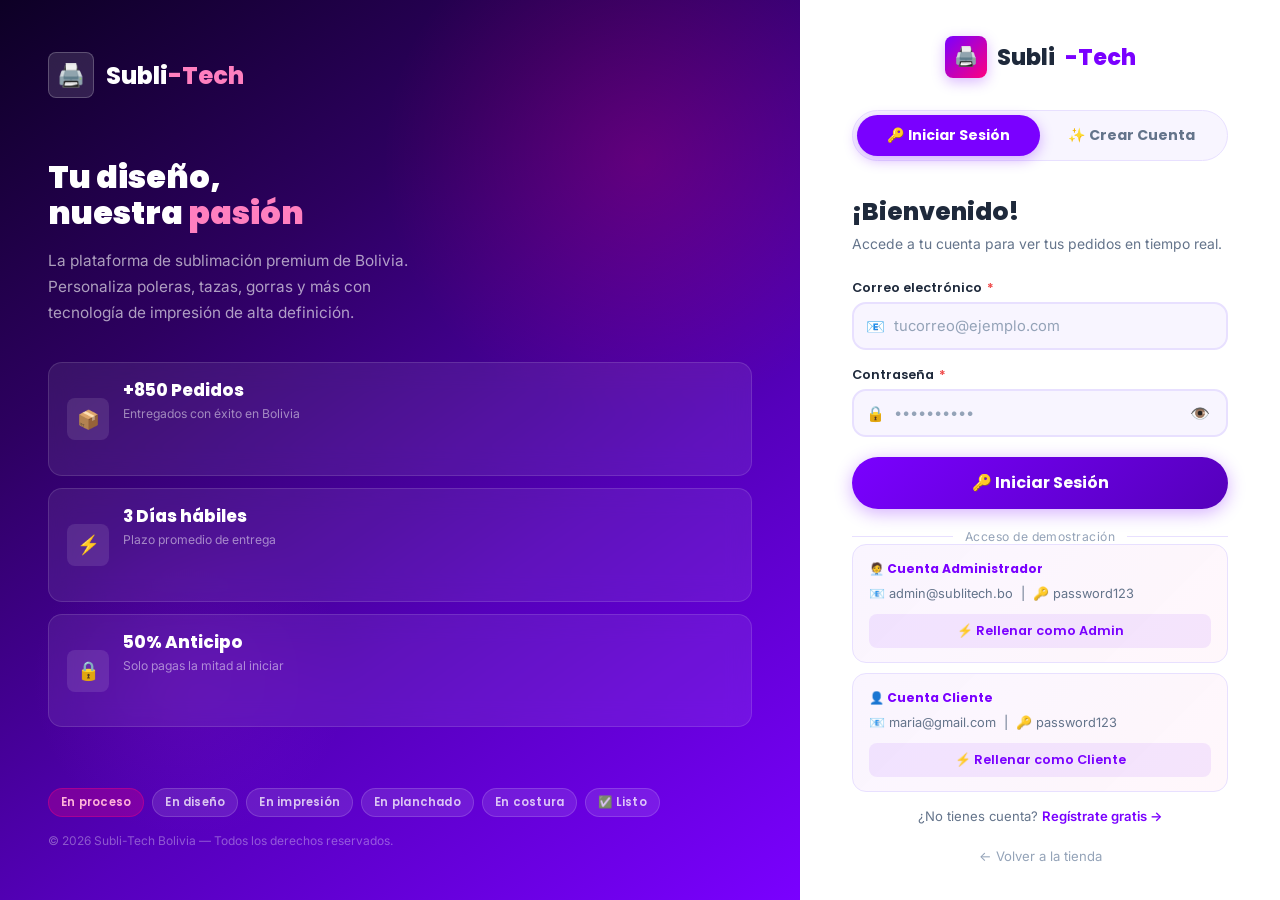
<file: frontend/login.html>
<!DOCTYPE html>
<html lang="es">
<head>
  <meta charset="UTF-8" />
  <meta name="viewport" content="width=device-width, initial-scale=1.0" />
  <title>Iniciar Sesión / Registrarse — Subli-Tech Bolivia</title>
  <link rel="manifest" href="manifest.json" />
  <meta name="theme-color" content="#7A00FF" />
  <meta name="mobile-web-app-capable" content="yes" />
  <meta name="apple-mobile-web-app-capable" content="yes" />
  <meta name="apple-mobile-web-app-status-bar-style" content="black-translucent" />
  <meta name="apple-mobile-web-app-title" content="Subli-Tech" />
  <link rel="apple-touch-icon" href="img/logo.png" />
  <meta name="description" content="Accede a tu cuenta Subli-Tech Bolivia. Revisa tus pedidos, sigue el estado en tiempo real o crea una nueva cuenta gratis." />
  <meta name="robots" content="noindex" />
  <link rel="preconnect" href="https://fonts.googleapis.com" />
  <link rel="preconnect" href="https://fonts.gstatic.com" crossorigin />
  <link href="https://fonts.googleapis.com/css2?family=Poppins:wght@400;500;600;700;800;900&family=Inter:wght@300;400;500;600&display=swap" rel="stylesheet" />
  <style>
    /* ════════════════════════════════════════════
       RESET + TOKENS
       ════════════════════════════════════════════ */
    :root {
      --primary:      #7A00FF;
      --primary-dark: #5500BB;
      --primary-light:#9B33FF;
      --cta:          #FF007F;
      --cta-dark:     #CC0066;
      --text:         #1E293B;
      --text-muted:   #64748B;
      --text-light:   #94A3B8;
      --bg:           #FFFFFF;
      --bg-soft:      #F8F5FF;
      --border:       #E8E0FF;
      --border-focus: #7A00FF;
      --success:      #10B981;
      --success-bg:   rgba(16,185,129,0.08);
      --error:        #EF4444;
      --error-bg:     rgba(239,68,68,0.08);
      --font-title:   'Poppins', sans-serif;
      --font-body:    'Inter', sans-serif;
      --radius-sm:    8px;
      --radius-md:    14px;
      --radius-lg:    20px;
      --radius-full:  9999px;
      --shadow-md:    0 8px 24px rgba(122,0,255,0.14);
      --shadow-lg:    0 20px 48px rgba(122,0,255,0.22);
      --transition:   all 0.25s cubic-bezier(0.4,0,0.2,1);
    }
    *, *::before, *::after { box-sizing: border-box; margin: 0; padding: 0; }
    html, body { height: 100%; font-family: var(--font-body); }
    body {
      display: flex;
      min-height: 100vh;
      overflow-x: hidden;
      background: var(--bg);
      -webkit-font-smoothing: antialiased;
    }
    a { text-decoration: none; color: inherit; }
    button { cursor: pointer; border: none; background: transparent; font-family: inherit; }

    /* ════════════════════════════════════════════
       LADO IZQUIERDO — BRANDING
       ════════════════════════════════════════════ */
    .auth-brand {
      display: none;
      flex: 1;
      background: linear-gradient(145deg, #0D0025 0%, #2D0060 30%, #5500BB 65%, #7A00FF 100%);
      position: relative;
      overflow: hidden;
      padding: 52px 48px;
      flex-direction: column;
      justify-content: space-between;
    }
    @media(min-width: 1024px) { .auth-brand { display: flex; } }

    /* Orbes decorativos */
    .auth-brand::before {
      content: '';
      position: absolute;
      width: 560px; height: 560px;
      background: radial-gradient(circle, rgba(255,0,127,0.20) 0%, transparent 65%);
      top: -120px; right: -120px;
      border-radius: 50%;
      animation: orbFloat 9s ease-in-out infinite;
    }
    .auth-brand::after {
      content: '';
      position: absolute;
      width: 320px; height: 320px;
      background: radial-gradient(circle, rgba(160,32,240,0.15) 0%, transparent 70%);
      bottom: 60px; left: 30px;
      border-radius: 50%;
      animation: orbFloat 12s ease-in-out infinite reverse;
    }
    @keyframes orbFloat {
      0%,100% { transform: translate(0,0) scale(1); }
      50%      { transform: translate(20px,-25px) scale(1.04); }
    }

    .brand-logo {
      display: flex;
      align-items: center;
      gap: 12px;
      font-family: var(--font-title);
      font-size: 1.5rem;
      font-weight: 800;
      color: #fff;
      position: relative;
      z-index: 1;
    }
    .brand-logo-icon {
      width: 46px; height: 46px;
      background: rgba(255,255,255,0.12);
      backdrop-filter: blur(10px);
      border: 1px solid rgba(255,255,255,0.22);
      border-radius: var(--radius-sm);
      display: flex; align-items: center; justify-content: center;
      font-size: 1.4rem;
    }
    .brand-logo-text em { font-style: normal; color: #FF7FBF; }

    .brand-main { position: relative; z-index: 1; }
    .brand-main h2 {
      font-family: var(--font-title);
      font-size: clamp(1.8rem, 2.5vw, 2.6rem);
      font-weight: 900;
      color: #fff;
      line-height: 1.15;
      margin-bottom: 16px;
    }
    .brand-main h2 em { font-style: normal; color: #FF7FBF; }
    .brand-main p {
      color: rgba(255,255,255,0.62);
      font-size: 0.96rem;
      line-height: 1.7;
      max-width: 380px;
      margin-bottom: 36px;
    }

    /* Tarjetas de estadística */
    .brand-stats { display: flex; flex-direction: column; gap: 12px; }
    .brand-stat-card {
      display: flex;
      align-items: center;
      gap: 14px;
      background: rgba(255,255,255,0.07);
      backdrop-filter: blur(12px);
      border: 1px solid rgba(255,255,255,0.12);
      border-radius: var(--radius-md);
      padding: 14px 18px;
      transition: var(--transition);
    }
    .brand-stat-card:hover { background: rgba(255,255,255,0.11); transform: translateX(4px); }
    .brand-stat-icon {
      width: 42px; height: 42px;
      background: rgba(255,255,255,0.10);
      border-radius: var(--radius-sm);
      display: flex; align-items: center; justify-content: center;
      font-size: 1.15rem;
      flex-shrink: 0;
    }
    .brand-stat-info h4 { font-family: var(--font-title); font-size: 1.05rem; font-weight: 800; color: #fff; }
    .brand-stat-info p  { font-size: 0.76rem; color: rgba(255,255,255,0.50); margin-top: 1px; }

    /* Etapas de producción */
    .brand-pipeline {
      position: relative;
      z-index: 1;
      display: flex;
      gap: 8px;
      flex-wrap: wrap;
    }
    .pipeline-step {
      font-size: 0.72rem;
      font-family: var(--font-title);
      font-weight: 600;
      padding: 5px 12px;
      border-radius: var(--radius-full);
      background: rgba(255,255,255,0.10);
      color: rgba(255,255,255,0.75);
      border: 1px solid rgba(255,255,255,0.15);
      letter-spacing: 0.02em;
    }
    .pipeline-step.active {
      background: rgba(255,0,127,0.25);
      color: #FFB3D9;
      border-color: rgba(255,0,127,0.35);
    }

    .brand-footer {
      position: relative; z-index: 1;
      font-size: 0.75rem;
      color: rgba(255,255,255,0.35);
    }

    /* ════════════════════════════════════════════
       LADO DERECHO — FORMULARIO
       ════════════════════════════════════════════ */
    .auth-form-side {
      width: 100%;
      display: flex;
      flex-direction: column;
      align-items: center;
      justify-content: center;
      padding: 40px 24px;
      background: var(--bg);
      overflow-y: auto;
      min-height: 100vh;
    }
    @media(min-width: 1024px) {
      .auth-form-side { flex: 0 0 480px; max-width: 480px; padding: 48px 52px; min-height: auto; }
    }

    .auth-inner { width: 100%; max-width: 400px; }

    /* Logo en móvil */
    .form-logo {
      display: flex;
      align-items: center;
      justify-content: center;
      gap: 10px;
      font-family: var(--font-title);
      font-size: 1.4rem;
      font-weight: 800;
      color: var(--text);
      margin-bottom: 32px;
      text-decoration: none;
    }
    .form-logo-icon {
      width: 42px; height: 42px;
      background: linear-gradient(135deg, var(--primary), var(--cta));
      border-radius: var(--radius-sm);
      display: flex; align-items: center; justify-content: center;
      color: #fff; font-size: 1.2rem;
      box-shadow: 0 4px 14px rgba(122,0,255,0.28);
    }
    .form-logo span { color: var(--primary); }

    /* Tabs de Login / Registro */
    .auth-tabs {
      display: flex;
      background: var(--bg-soft);
      border-radius: var(--radius-full);
      padding: 4px;
      margin-bottom: 32px;
      border: 1px solid var(--border);
    }
    .auth-tab {
      flex: 1;
      padding: 10px 0;
      font-family: var(--font-title);
      font-size: 0.88rem;
      font-weight: 700;
      color: var(--text-muted);
      background: transparent;
      border-radius: var(--radius-full);
      transition: var(--transition);
      text-align: center;
    }
    .auth-tab.active {
      background: var(--primary);
      color: #fff;
      box-shadow: 0 4px 14px rgba(122,0,255,0.30);
    }

    /* Paneles de formulario */
    .auth-panel { display: none; }
    .auth-panel.active { display: block; animation: panelIn 0.3s ease; }
    @keyframes panelIn {
      from { opacity: 0; transform: translateY(8px); }
      to   { opacity: 1; transform: translateY(0); }
    }

    .panel-header { margin-bottom: 24px; }
    .panel-header h1 {
      font-family: var(--font-title);
      font-size: 1.55rem;
      font-weight: 800;
      color: var(--text);
      margin-bottom: 4px;
    }
    .panel-header p { font-size: 0.87rem; color: var(--text-muted); line-height: 1.5; }

    /* Alert genérico */
    .auth-alert {
      display: none;
      align-items: center;
      gap: 10px;
      border-radius: var(--radius-md);
      padding: 12px 16px;
      font-size: 0.84rem;
      font-weight: 500;
      margin-bottom: 20px;
    }
    .auth-alert.error   { background: var(--error-bg);   border: 1px solid rgba(239,68,68,0.25);  color: var(--error); }
    .auth-alert.success { background: var(--success-bg); border: 1px solid rgba(16,185,129,0.25); color: var(--success); }
    .auth-alert.visible { display: flex; animation: alertShake 0.4s ease; }
    .auth-alert.success.visible { animation: panelIn 0.3s ease; }
    @keyframes alertShake {
      0%,100% { transform: translateX(0); }
      20%,60%  { transform: translateX(-5px); }
      40%,80%  { transform: translateX(5px); }
    }

    /* Formulario */
    .auth-form-el { display: flex; flex-direction: column; gap: 16px; }

    .form-row-2 { display: grid; grid-template-columns: 1fr 1fr; gap: 12px; }

    .form-group { display: flex; flex-direction: column; gap: 5px; }
    .form-group label {
      font-family: var(--font-title);
      font-size: 0.80rem;
      font-weight: 600;
      color: var(--text);
    }
    .form-group label span { color: var(--error); margin-left: 2px; }

    .input-wrap { position: relative; }
    .input-icon {
      position: absolute;
      left: 14px;
      top: 50%;
      transform: translateY(-50%);
      font-size: 0.95rem;
      color: var(--text-light);
      pointer-events: none;
      transition: var(--transition);
    }

    .form-input {
      width: 100%;
      height: 48px;
      padding: 0 14px 0 40px;
      font-family: var(--font-body);
      font-size: 0.92rem;
      color: var(--text);
      background: var(--bg-soft);
      border: 2px solid var(--border);
      border-radius: var(--radius-md);
      outline: none;
      transition: var(--transition);
    }
    .form-input::placeholder { color: var(--text-light); }
    .form-input:focus {
      border-color: var(--primary);
      background: #fff;
      box-shadow: 0 0 0 4px rgba(122,0,255,0.09);
    }
    .form-input:focus + .input-icon,
    .input-wrap:focus-within .input-icon { color: var(--primary); }
    .form-input.input-error { border-color: var(--error); }
    .form-input.input-error:focus { box-shadow: 0 0 0 4px rgba(239,68,68,0.09); }

    .form-hint { font-size: 0.72rem; color: var(--text-light); margin-top: 2px; }

    /* Password toggle */
    .pwd-toggle {
      position: absolute;
      right: 12px;
      top: 50%;
      transform: translateY(-50%);
      font-size: 1rem;
      color: var(--text-light);
      padding: 4px 6px;
      transition: var(--transition);
    }
    .pwd-toggle:hover { color: var(--primary); }

    /* Strength bar */
    .pwd-strength { margin-top: 6px; }
    .strength-bar {
      height: 4px;
      background: var(--border);
      border-radius: var(--radius-full);
      overflow: hidden;
    }
    .strength-fill {
      height: 100%;
      width: 0%;
      border-radius: var(--radius-full);
      transition: width 0.4s ease, background 0.4s ease;
    }
    .strength-label { font-size: 0.70rem; color: var(--text-light); margin-top: 3px; }

    /* Select ciudad */
    .form-select {
      width: 100%;
      height: 48px;
      padding: 0 14px 0 40px;
      font-family: var(--font-body);
      font-size: 0.92rem;
      color: var(--text);
      background: var(--bg-soft);
      border: 2px solid var(--border);
      border-radius: var(--radius-md);
      outline: none;
      transition: var(--transition);
      appearance: none;
      cursor: pointer;
    }
    .form-select:focus {
      border-color: var(--primary);
      background: #fff;
      box-shadow: 0 0 0 4px rgba(122,0,255,0.09);
    }

    /* Botones de submit */
    .btn-submit {
      height: 52px;
      width: 100%;
      font-family: var(--font-title);
      font-size: 1rem;
      font-weight: 700;
      color: #fff;
      border-radius: var(--radius-full);
      border: none;
      cursor: pointer;
      transition: var(--transition);
      display: flex;
      align-items: center;
      justify-content: center;
      gap: 8px;
      margin-top: 4px;
    }
    .btn-submit.login-btn {
      background: linear-gradient(135deg, var(--primary), var(--primary-dark));
      box-shadow: 0 4px 18px rgba(122,0,255,0.32);
    }
    .btn-submit.login-btn:hover {
      transform: translateY(-2px);
      box-shadow: 0 8px 28px rgba(122,0,255,0.42);
    }
    .btn-submit.register-btn {
      background: linear-gradient(135deg, var(--cta), var(--cta-dark));
      box-shadow: 0 4px 18px rgba(255,0,127,0.30);
    }
    .btn-submit.register-btn:hover {
      transform: translateY(-2px);
      box-shadow: 0 8px 28px rgba(255,0,127,0.40);
    }
    .btn-submit:disabled { opacity: 0.55; cursor: not-allowed; transform: none !important; box-shadow: none !important; }

    /* Spinner */
    .spinner {
      width: 18px; height: 18px;
      border: 2.5px solid rgba(255,255,255,0.35);
      border-top-color: #fff;
      border-radius: 50%;
      animation: spin 0.65s linear infinite;
      display: none;
      flex-shrink: 0;
    }
    .btn-submit.loading .spinner { display: block; }
    .btn-submit.loading .btn-text { display: none; }
    @keyframes spin { to { transform: rotate(360deg); } }

    /* Divider */
    .form-divider {
      display: flex;
      align-items: center;
      gap: 12px;
      color: var(--text-light);
      font-size: 0.76rem;
      letter-spacing: 0.04em;
    }
    .form-divider::before, .form-divider::after {
      content: '';
      flex: 1;
      height: 1px;
      background: var(--border);
    }

    /* Demo box */
    .demo-box {
      background: linear-gradient(135deg, rgba(122,0,255,0.04), rgba(255,0,127,0.03));
      border: 1px solid var(--border);
      border-radius: var(--radius-md);
      padding: 14px 16px;
      font-size: 0.80rem;
      color: var(--text-muted);
      line-height: 1.65;
    }
    .demo-box-title {
      font-family: var(--font-title);
      font-size: 0.76rem;
      font-weight: 700;
      color: var(--primary);
      margin-bottom: 4px;
      display: block;
    }
    .demo-fill-btn {
      display: block;
      width: 100%;
      margin-top: 10px;
      text-align: center;
      font-family: var(--font-title);
      font-size: 0.80rem;
      font-weight: 600;
      color: var(--primary);
      background: rgba(122,0,255,0.08);
      padding: 8px;
      border-radius: var(--radius-sm);
      transition: var(--transition);
    }
    .demo-fill-btn:hover { background: rgba(122,0,255,0.15); }

    /* Pie de formulario */
    .form-footer {
      text-align: center;
      font-size: 0.82rem;
      color: var(--text-muted);
      margin-top: 16px;
    }
    .form-footer a {
      color: var(--primary);
      font-weight: 600;
      transition: var(--transition);
    }
    .form-footer a:hover { text-decoration: underline; }

    /* Volver a tienda */
    .back-store {
      display: flex;
      align-items: center;
      justify-content: center;
      gap: 6px;
      font-size: 0.82rem;
      color: var(--text-light);
      margin-top: 24px;
      transition: var(--transition);
    }
    .back-store:hover { color: var(--primary); }

    /* Logout banner (si viene de logout) */
    .logout-banner {
      display: none;
      align-items: center;
      gap: 10px;
      background: var(--success-bg);
      border: 1px solid rgba(16,185,129,0.25);
      border-radius: var(--radius-md);
      padding: 12px 16px;
      font-size: 0.84rem;
      color: var(--success);
      font-weight: 500;
      margin-bottom: 20px;
    }
    .logout-banner.visible { display: flex; }

    /* Checkbox términos */
    .check-group {
      display: flex;
      align-items: flex-start;
      gap: 10px;
    }
    .check-group input[type="checkbox"] {
      width: 18px; height: 18px;
      border: 2px solid var(--border);
      border-radius: 4px;
      margin-top: 1px;
      cursor: pointer;
      accent-color: var(--primary);
      flex-shrink: 0;
    }
    .check-group label {
      font-size: 0.80rem;
      color: var(--text-muted);
      line-height: 1.5;
      cursor: pointer;
    }
    .check-group label a { color: var(--primary); font-weight: 600; }
  </style>
</head>
<body>

<!-- ════════════════════════════════════════════
     LADO IZQUIERDO: BRANDING
     ════════════════════════════════════════════ -->
<div class="auth-brand" aria-hidden="true">

  <div class="brand-logo">
    <div class="brand-logo-icon">🖨️</div>
    <span class="brand-logo-text">Subli<em>-Tech</em></span>
  </div>

  <div class="brand-main">
    <h2>Tu diseño,<br>nuestra <em>pasión</em></h2>
    <p>La plataforma de sublimación premium de Bolivia. Personaliza poleras, tazas, gorras y más con tecnología de impresión de alta definición.</p>

    <div class="brand-stats">
      <div class="brand-stat-card">
        <div class="brand-stat-icon">📦</div>
        <div class="brand-stat-info">
          <h4>+850 Pedidos</h4>
          <p>Entregados con éxito en Bolivia</p>
        </div>
      </div>
      <div class="brand-stat-card">
        <div class="brand-stat-icon">⚡</div>
        <div class="brand-stat-info">
          <h4>3 Días hábiles</h4>
          <p>Plazo promedio de entrega</p>
        </div>
      </div>
      <div class="brand-stat-card">
        <div class="brand-stat-icon">🔒</div>
        <div class="brand-stat-info">
          <h4>50% Anticipo</h4>
          <p>Solo pagas la mitad al iniciar</p>
        </div>
      </div>
    </div>
  </div>

  <div>
    <div class="brand-pipeline" style="margin-bottom:16px;">
      <span class="pipeline-step active">En proceso</span>
      <span class="pipeline-step">En diseño</span>
      <span class="pipeline-step">En impresión</span>
      <span class="pipeline-step">En planchado</span>
      <span class="pipeline-step">En costura</span>
      <span class="pipeline-step">✅ Listo</span>
    </div>
    <div class="brand-footer">© 2026 Subli-Tech Bolivia — Todos los derechos reservados.</div>
  </div>
</div>


<!-- ════════════════════════════════════════════
     LADO DERECHO: FORMULARIO
     ════════════════════════════════════════════ -->
<div class="auth-form-side">
  <div class="auth-inner">

    <!-- Logo visible en móvil -->
    <a href="index.html" class="form-logo" id="logo-home">
      <div class="form-logo-icon">🖨️</div>
      Subli<span>-Tech</span>
    </a>

    <!-- Banner de sesión cerrada -->
    <div class="logout-banner" id="logout-banner">
      ✅ <span>Sesión cerrada correctamente. ¡Hasta pronto!</span>
    </div>

    <!-- Tabs: Login / Registro -->
    <div class="auth-tabs" role="tablist" aria-label="Tipo de acceso">
      <button class="auth-tab active" id="tab-login-btn"    role="tab" aria-selected="true"  aria-controls="panel-login"    data-tab="login">
        🔑 Iniciar Sesión
      </button>
      <button class="auth-tab"        id="tab-register-btn" role="tab" aria-selected="false" aria-controls="panel-register" data-tab="register">
        ✨ Crear Cuenta
      </button>
    </div>


    <!-- ══════════════════
         PANEL: LOGIN
         ══════════════════ -->
    <div class="auth-panel active" id="panel-login" role="tabpanel" aria-labelledby="tab-login-btn">

      <div class="panel-header">
        <h1>¡Bienvenido!</h1>
        <p>Accede a tu cuenta para ver tus pedidos en tiempo real.</p>
      </div>

      <!-- Alert de error / URL param -->
      <div class="auth-alert error" id="login-alert" role="alert">
        <span>⚠️</span>
        <span id="login-alert-msg">Credenciales incorrectas.</span>
      </div>

      <form class="auth-form-el" id="login-form" action="#" method="POST" novalidate>

        <div class="form-group">
          <label for="login-email">Correo electrónico <span>*</span></label>
          <div class="input-wrap">
            <input
              type="email"
              id="login-email"
              name="email"
              class="form-input"
              placeholder="tucorreo@ejemplo.com"
              autocomplete="email"
              required
            />
            <span class="input-icon">📧</span>
          </div>
        </div>

        <div class="form-group">
          <label for="login-password">Contraseña <span>*</span></label>
          <div class="input-wrap">
            <input
              type="password"
              id="login-password"
              name="password"
              class="form-input"
              placeholder="••••••••••"
              autocomplete="current-password"
              required
            />
            <span class="input-icon">🔒</span>
            <button type="button" class="pwd-toggle" id="login-pwd-toggle" aria-label="Mostrar contraseña">👁️</button>
          </div>
        </div>

        <button type="submit" class="btn-submit login-btn" id="btn-login">
          <span class="btn-text">🔑 Iniciar Sesión</span>
          <span class="spinner"></span>
        </button>

      </form>

      <div class="form-divider" style="margin-top:20px;">Acceso de demostración</div>

      <div class="demo-box">
        <span class="demo-box-title">🧑‍💼 Cuenta Administrador</span>
        📧 admin@sublitech.bo &nbsp;|&nbsp; 🔑 password123
        <button class="demo-fill-btn" id="btn-demo-admin">⚡ Rellenar como Admin</button>
      </div>

      <div class="demo-box" style="margin-top:10px;">
        <span class="demo-box-title">👤 Cuenta Cliente</span>
        📧 maria@gmail.com &nbsp;|&nbsp; 🔑 password123
        <button class="demo-fill-btn" id="btn-demo-cliente">⚡ Rellenar como Cliente</button>
      </div>

      <div class="form-footer">
        ¿No tienes cuenta?
        <a href="#" id="go-to-register">Regístrate gratis →</a>
      </div>

    </div>
    <!-- /panel-login -->


    <!-- ══════════════════
         PANEL: REGISTRO
         ══════════════════ -->
    <div class="auth-panel" id="panel-register" role="tabpanel" aria-labelledby="tab-register-btn">

      <div class="panel-header">
        <h1>Crea tu cuenta</h1>
        <p>Es gratis y solo toma un minuto. Empieza a personalizar.</p>
      </div>

      <!-- Alert de error registro -->
      <div class="auth-alert error" id="register-alert" role="alert">
        <span>⚠️</span>
        <span id="register-alert-msg">Por favor verifica los campos.</span>
      </div>

      <form class="auth-form-el" id="register-form" action="#" method="POST" novalidate>

        <div class="form-group">
          <label for="reg-nombre">Nombre completo <span>*</span></label>
          <div class="input-wrap">
            <input
              type="text"
              id="reg-nombre"
              name="nombre"
              class="form-input"
              placeholder="Tu nombre y apellido"
              autocomplete="name"
              required
            />
            <span class="input-icon">👤</span>
          </div>
        </div>

        <div class="form-group">
          <label for="reg-email">Correo electrónico <span>*</span></label>
          <div class="input-wrap">
            <input
              type="email"
              id="reg-email"
              name="email"
              class="form-input"
              placeholder="tucorreo@ejemplo.com"
              autocomplete="email"
              required
            />
            <span class="input-icon">📧</span>
          </div>
        </div>

        <div class="form-row-2">
          <div class="form-group">
            <label for="reg-telefono">Teléfono</label>
            <div class="input-wrap">
              <input
                type="tel"
                id="reg-telefono"
                name="telefono"
                class="form-input"
                placeholder="+591 7XXXXXXX"
                autocomplete="tel"
              />
              <span class="input-icon">📱</span>
            </div>
          </div>

          <div class="form-group">
            <label for="reg-ciudad">Ciudad</label>
            <div class="input-wrap">
              <select id="reg-ciudad" name="ciudad" class="form-select">
                <option value="Cochabamba">Cochabamba</option>
                <option value="La Paz">La Paz</option>
                <option value="Santa Cruz">Santa Cruz</option>
                <option value="Oruro">Oruro</option>
                <option value="Potosí">Potosí</option>
                <option value="Sucre">Sucre</option>
                <option value="Tarija">Tarija</option>
                <option value="Trinidad">Trinidad</option>
                <option value="Cobija">Cobija</option>
              </select>
              <span class="input-icon">📍</span>
            </div>
          </div>
        </div>

        <div class="form-group">
          <label for="reg-password">Contraseña <span>*</span></label>
          <div class="input-wrap">
            <input
              type="password"
              id="reg-password"
              name="password"
              class="form-input"
              placeholder="Mínimo 6 caracteres"
              autocomplete="new-password"
              required
            />
            <span class="input-icon">🔒</span>
            <button type="button" class="pwd-toggle" id="reg-pwd-toggle" aria-label="Mostrar contraseña">👁️</button>
          </div>
          <div class="pwd-strength" id="pwd-strength" aria-live="polite">
            <div class="strength-bar">
              <div class="strength-fill" id="strength-fill"></div>
            </div>
            <span class="strength-label" id="strength-label"></span>
          </div>
        </div>

        <div class="check-group">
          <input type="checkbox" id="reg-terms" name="terms" required />
          <label for="reg-terms">
            Acepto los <a href="#" onclick="return false;">Términos de Servicio</a> y la
            <a href="#" onclick="return false;">Política de Privacidad</a> de Subli-Tech Bolivia.
          </label>
        </div>

        <button type="submit" class="btn-submit register-btn" id="btn-register">
          <span class="btn-text">✨ Crear mi cuenta</span>
          <span class="spinner"></span>
        </button>

      </form>

      <div class="form-footer">
        ¿Ya tienes cuenta?
        <a href="#" id="go-to-login">Inicia sesión →</a>
      </div>

    </div>
    <!-- /panel-register -->


    <!-- Volver a la tienda -->
    <a href="index.html" class="back-store" id="back-to-store">
      ← Volver a la tienda
    </a>

  </div><!-- /auth-inner -->
</div><!-- /auth-form-side -->

<script src="js/api.js"></script>
<script src="js/main.js"></script>
<script src="js/auth.js"></script>
  <!-- PWA Service Worker -->
  <script>
    if ('serviceWorker' in navigator) {
      window.addEventListener('load', () => {
        navigator.serviceWorker.register('./sw.js')
          .then(r => console.log('[SW] Registrado:', r.scope))
          .catch(e => console.warn('[SW] Error al registrar:', e));
      });
    }
  </script>
</body>
</html>
</file>
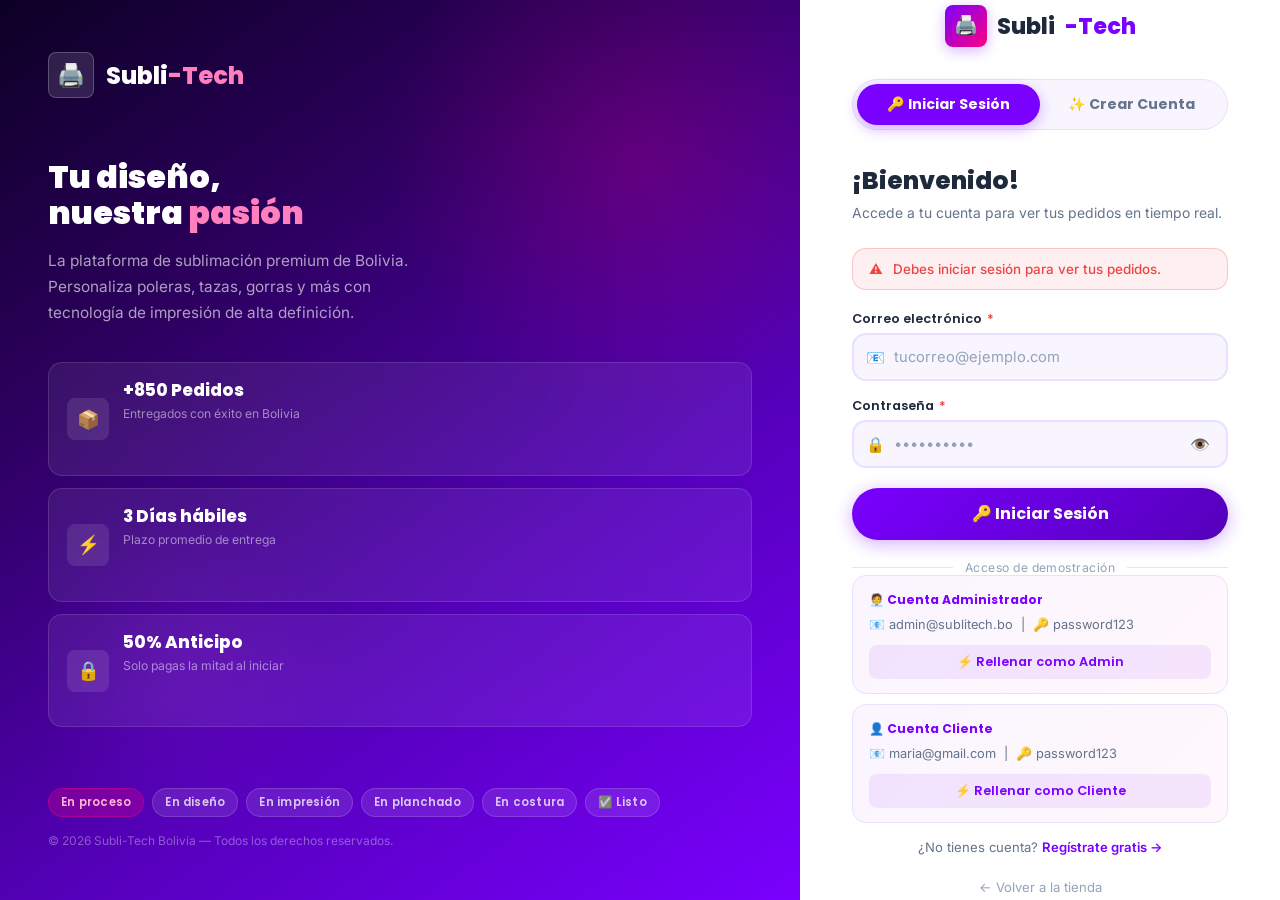
<file: frontend/mis_pedidos.html>
<!DOCTYPE html>
<html lang="es">
<head>
  <meta charset="UTF-8" />
  <meta name="viewport" content="width=device-width, initial-scale=1.0" />
  <title>Mis Pedidos — Subli-Tech Bolivia</title>
  <link rel="manifest" href="manifest.json" />
  <meta name="theme-color" content="#7A00FF" />
  <meta name="mobile-web-app-capable" content="yes" />
  <meta name="apple-mobile-web-app-capable" content="yes" />
  <meta name="apple-mobile-web-app-status-bar-style" content="black-translucent" />
  <meta name="apple-mobile-web-app-title" content="Subli-Tech" />
  <link rel="apple-touch-icon" href="img/logo.png" />
  <meta name="description" content="Sigue el estado de tus pedidos de sublimación en tiempo real. Subli-Tech Bolivia." />
  <meta name="robots" content="noindex" />
  <link rel="preconnect" href="https://fonts.googleapis.com" />
  <link rel="preconnect" href="https://fonts.gstatic.com" crossorigin />
  <link href="https://fonts.googleapis.com/css2?family=Poppins:wght@400;500;600;700;800;900&family=Inter:wght@300;400;500;600&display=swap" rel="stylesheet" />
  <style>
    /* ── Variables ── */
    :root {
      --primary:      #7A00FF;
      --primary-dark: #5500BB;
      --primary-light:#A020F0;
      --cta:          #FF007F;
      --text:         #1E293B;
      --text-muted:   #64748B;
      --text-light:   #94A3B8;
      --bg:           #FFFFFF;
      --bg-soft:      #F8F5FF;
      --bg-dark:      #0D0025;
      --border:       #E8E0FF;
      --success:      #10B981;
      --warning:      #F59E0B;
      --error:        #EF4444;
      --font-title:   'Poppins', sans-serif;
      --font-body:    'Inter', sans-serif;
      --radius-sm:    8px;
      --radius-md:    14px;
      --radius-lg:    20px;
      --radius-xl:    28px;
      --radius-full:  9999px;
      --shadow-md:    0 8px 24px rgba(122,0,255,0.12);
      --shadow-lg:    0 20px 48px rgba(122,0,255,0.18);
      --transition:   all 0.25s cubic-bezier(0.4,0,0.2,1);
    }
    *, *::before, *::after { box-sizing: border-box; margin: 0; padding: 0; }
    html { scroll-behavior: smooth; }
    body {
      font-family: var(--font-body);
      background: var(--bg);
      color: var(--text);
      -webkit-font-smoothing: antialiased;
    }
    a { text-decoration: none; color: inherit; }

    /* ════════════════════════════════════════
       HEADER
       ════════════════════════════════════════ */
    .header {
      position: sticky;
      top: 0;
      z-index: 1000;
      background: rgba(255,255,255,0.92);
      backdrop-filter: blur(16px);
      -webkit-backdrop-filter: blur(16px);
      border-bottom: 1px solid var(--border);
      padding: 0 5%;
      display: flex;
      align-items: center;
      justify-content: space-between;
      height: 64px;
    }
    .header-logo {
      font-family: var(--font-title);
      font-size: 1.3rem;
      font-weight: 900;
      color: var(--text);
      display: flex;
      align-items: center;
      gap: 9px;
    }
    .header-logo span { color: var(--primary); }
    .header-logo-icon {
      width: 36px; height: 36px;
      background: linear-gradient(135deg, var(--primary), var(--cta));
      border-radius: 9px;
      display: flex; align-items: center; justify-content: center;
      color: #fff; font-size: 1rem;
    }
    .header-nav { display: flex; align-items: center; gap: 20px; }
    .header-nav a {
      font-family: var(--font-title);
      font-size: 0.84rem;
      font-weight: 600;
      color: var(--text-muted);
      transition: var(--transition);
    }
    .header-nav a:hover { color: var(--primary); }
    .header-nav a.active { color: var(--primary); }
    .btn-logout {
      display: flex; align-items: center; gap: 6px;
      font-family: var(--font-title);
      font-size: 0.82rem;
      font-weight: 700;
      color: var(--error);
      background: rgba(239,68,68,0.07);
      border: 1.5px solid rgba(239,68,68,0.18);
      padding: 7px 14px;
      border-radius: var(--radius-full);
      cursor: pointer;
      transition: var(--transition);
    }
    .btn-logout:hover {
      background: rgba(239,68,68,0.12);
      border-color: rgba(239,68,68,0.35);
    }
    .cart-link {
      position: relative;
      width: 38px; height: 38px;
      border-radius: 50%;
      display: flex; align-items: center; justify-content: center;
      background: var(--bg-soft);
      border: 1.5px solid var(--border);
      font-size: 1.1rem;
      transition: var(--transition);
      color: var(--text-muted);
    }
    .cart-link:hover { border-color: var(--primary); color: var(--primary); }

    /* ════════════════════════════════════════
       HERO / BIENVENIDA
       ════════════════════════════════════════ */
    .orders-hero {
      background: linear-gradient(135deg, #0D0025 0%, #2D0060 40%, #5500BB 75%, #7A00FF 100%);
      padding: 52px 5% 48px;
      position: relative;
      overflow: hidden;
    }
    .orders-hero::before {
      content: '';
      position: absolute;
      width: 500px; height: 500px;
      background: radial-gradient(circle, rgba(255,0,127,0.18) 0%, transparent 65%);
      top: -120px; right: -60px;
      border-radius: 50%;
      animation: heroGlow 8s ease-in-out infinite;
    }
    @keyframes heroGlow {
      0%,100% { transform: scale(1) translate(0,0); }
      50% { transform: scale(1.06) translate(10px,-15px); }
    }
    .hero-inner { position: relative; z-index: 1; max-width: 900px; }
    .hero-tag {
      display: inline-flex;
      align-items: center;
      gap: 7px;
      background: rgba(255,255,255,0.10);
      border: 1px solid rgba(255,255,255,0.18);
      backdrop-filter: blur(8px);
      color: rgba(255,255,255,0.80);
      font-family: var(--font-title);
      font-size: 0.76rem;
      font-weight: 600;
      padding: 5px 13px;
      border-radius: var(--radius-full);
      margin-bottom: 16px;
      letter-spacing: 0.04em;
    }
    .hero-tag-dot {
      width: 6px; height: 6px;
      background: #FF007F;
      border-radius: 50%;
      animation: pulse 2s ease-in-out infinite;
    }
    @keyframes pulse {
      0%,100% { transform: scale(1); opacity: 1; }
      50% { transform: scale(1.4); opacity: 0.7; }
    }
    .hero-title {
      font-family: var(--font-title);
      font-size: clamp(1.8rem, 3.5vw, 2.8rem);
      font-weight: 900;
      color: #fff;
      line-height: 1.15;
      margin-bottom: 10px;
    }
    .hero-title em { font-style: normal; color: #FF7FBF; }
    .hero-subtitle {
      font-size: 0.96rem;
      color: rgba(255,255,255,0.62);
      line-height: 1.65;
      max-width: 500px;
    }

    /* Stats del hero */
    .hero-stats {
      display: flex;
      gap: 16px;
      margin-top: 32px;
      flex-wrap: wrap;
    }
    .hero-stat {
      background: rgba(255,255,255,0.09);
      backdrop-filter: blur(10px);
      border: 1px solid rgba(255,255,255,0.14);
      border-radius: var(--radius-md);
      padding: 14px 20px;
      min-width: 110px;
      transition: var(--transition);
    }
    .hero-stat:hover { background: rgba(255,255,255,0.14); }
    .hero-stat-val {
      font-family: var(--font-title);
      font-size: 1.6rem;
      font-weight: 900;
      color: #fff;
      line-height: 1;
      margin-bottom: 3px;
    }
    .hero-stat-label {
      font-size: 0.72rem;
      color: rgba(255,255,255,0.55);
      font-weight: 500;
    }

    /* ════════════════════════════════════════
       MAIN CONTENT
       ════════════════════════════════════════ */
    .orders-main {
      max-width: 900px;
      margin: 0 auto;
      padding: 40px 5% 80px;
    }
    .orders-section-title {
      font-family: var(--font-title);
      font-size: 1.1rem;
      font-weight: 800;
      color: var(--text);
      margin-bottom: 20px;
      display: flex;
      align-items: center;
      gap: 8px;
    }

    /* Flash banner de registro */
    .flash-banner {
      display: none;
      align-items: center;
      gap: 12px;
      background: linear-gradient(135deg, rgba(16,185,129,0.08), rgba(16,185,129,0.04));
      border: 1.5px solid rgba(16,185,129,0.25);
      border-radius: var(--radius-md);
      padding: 14px 18px;
      margin-bottom: 28px;
      font-size: 0.87rem;
      color: #065F46;
      animation: slideIn 0.4s ease;
    }
    @keyframes slideIn { from { opacity:0; transform:translateY(-10px); } to { opacity:1; transform:translateY(0); } }
    .flash-banner-icon { font-size: 1.4rem; flex-shrink: 0; }

    /* ════════════════════════════════════════
       TARJETA DE PEDIDO
       ════════════════════════════════════════ */
    .order-card {
      background: var(--bg);
      border: 1.5px solid var(--border);
      border-radius: var(--radius-xl);
      box-shadow: var(--shadow-md);
      margin-bottom: 24px;
      overflow: hidden;
      transition: var(--transition);
    }
    .order-card:hover {
      box-shadow: var(--shadow-lg);
      transform: translateY(-2px);
    }

    /* Cabecera del pedido */
    .order-head {
      display: flex;
      align-items: center;
      justify-content: space-between;
      padding: 18px 22px 14px;
      border-bottom: 1px solid var(--border);
      flex-wrap: wrap;
      gap: 10px;
    }
    .order-head-left { display: flex; align-items: center; gap: 12px; }
    .order-number {
      font-family: var(--font-title);
      font-size: 1rem;
      font-weight: 800;
      color: var(--text);
    }
    .order-date {
      font-size: 0.78rem;
      color: var(--text-light);
    }

    /* Badge de estado */
    .status-badge {
      display: inline-flex;
      align-items: center;
      gap: 5px;
      padding: 5px 12px;
      border-radius: var(--radius-full);
      font-family: var(--font-title);
      font-size: 0.72rem;
      font-weight: 700;
      letter-spacing: 0.02em;
    }
    .status-badge.proceso    { background: rgba(122,0,255,0.10); color: #5500BB; border: 1px solid rgba(122,0,255,0.20); }
    .status-badge.diseno     { background: rgba(160,32,240,0.10); color: #7A00CC; border: 1px solid rgba(160,32,240,0.20); }
    .status-badge.impresion  { background: rgba(255,0,127,0.10); color: #CC0060; border: 1px solid rgba(255,0,127,0.20); }
    .status-badge.planchado  { background: rgba(245,158,11,0.12); color: #92400E; border: 1px solid rgba(245,158,11,0.25); }
    .status-badge.costura    { background: rgba(6,182,212,0.10); color: #0E7490; border: 1px solid rgba(6,182,212,0.20); }
    .status-badge.listo      { background: rgba(16,185,129,0.10); color: #065F46; border: 1px solid rgba(16,185,129,0.25); }

    .status-badge .pulse-dot {
      width: 6px; height: 6px;
      border-radius: 50%;
      background: currentColor;
      animation: pulse 1.8s ease-in-out infinite;
    }
    .status-badge.listo .pulse-dot { animation: none; }

    /* ─── Pipeline de producción ─── */
    .pipeline-wrap {
      padding: 20px 22px;
      border-bottom: 1px solid var(--border);
      background: var(--bg-soft);
    }
    .pipeline-title {
      font-family: var(--font-title);
      font-size: 0.74rem;
      font-weight: 700;
      color: var(--text-muted);
      letter-spacing: 0.06em;
      text-transform: uppercase;
      margin-bottom: 14px;
    }
    .pipeline {
      display: flex;
      align-items: center;
      gap: 0;
      overflow-x: auto;
      padding-bottom: 4px;
    }
    .pipeline::-webkit-scrollbar { height: 3px; }
    .pipeline::-webkit-scrollbar-track { background: var(--border); border-radius: 9px; }
    .pipeline::-webkit-scrollbar-thumb { background: var(--primary); border-radius: 9px; }

    .pipe-step {
      display: flex;
      flex-direction: column;
      align-items: center;
      gap: 6px;
      flex-shrink: 0;
      min-width: 72px;
    }
    .pipe-dot {
      width: 36px; height: 36px;
      border-radius: 50%;
      display: flex; align-items: center; justify-content: center;
      font-size: 1rem;
      border: 2.5px solid;
      transition: var(--transition);
      position: relative;
      z-index: 1;
    }
    .pipe-dot-inner { font-size: 0.95rem; }
    .pipe-label {
      font-family: var(--font-title);
      font-size: 0.60rem;
      font-weight: 700;
      text-align: center;
      white-space: nowrap;
      line-height: 1.2;
    }

    /* Paso: completado */
    .pipe-step.done .pipe-dot {
      background: #ECFDF5;
      border-color: #10B981;
      color: #10B981;
    }
    .pipe-step.done .pipe-label { color: #10B981; }

    /* Paso: activo */
    .pipe-step.active .pipe-dot {
      background: linear-gradient(135deg, var(--primary), var(--cta));
      border-color: transparent;
      color: #fff;
      box-shadow: 0 4px 14px rgba(122,0,255,0.40);
      animation: stepPulse 2s ease-in-out infinite;
    }
    @keyframes stepPulse {
      0%,100% { box-shadow: 0 4px 14px rgba(122,0,255,0.40); }
      50% { box-shadow: 0 6px 20px rgba(122,0,255,0.60); transform: scale(1.05); }
    }
    .pipe-step.active .pipe-label { color: var(--primary); font-size: 0.62rem; }

    /* Paso: pendiente */
    .pipe-step.pending .pipe-dot {
      background: var(--bg);
      border-color: var(--border);
      color: var(--text-light);
    }
    .pipe-step.pending .pipe-label { color: var(--text-light); }

    /* Línea conectora */
    .pipe-line {
      flex: 1;
      height: 2.5px;
      min-width: 16px;
      background: var(--border);
      border-radius: 9px;
      position: relative;
      margin-bottom: 22px;
      transition: background 0.4s ease;
    }
    .pipe-line.done { background: #10B981; }
    .pipe-line.active-progress {
      background: linear-gradient(90deg, #10B981, var(--primary));
      animation: lineFlow 1.5s linear infinite;
    }
    @keyframes lineFlow {
      0% { background-position: 0% 50%; }
      100% { background-position: 100% 50%; }
    }

    /* ─── Cuerpo del pedido ─── */
    .order-body { padding: 18px 22px; }

    /* Items */
    .items-list { display: flex; flex-direction: column; gap: 8px; margin-bottom: 16px; }
    .item-row {
      display: flex;
      align-items: center;
      gap: 10px;
      padding: 8px 10px;
      background: var(--bg-soft);
      border-radius: var(--radius-sm);
    }
    .item-cat-icon {
      width: 32px; height: 32px;
      background: rgba(122,0,255,0.08);
      border-radius: var(--radius-sm);
      display: flex; align-items: center; justify-content: center;
      font-size: 1rem;
      flex-shrink: 0;
    }
    .item-info { flex: 1; min-width: 0; }
    .item-name {
      font-family: var(--font-title);
      font-size: 0.80rem;
      font-weight: 700;
      color: var(--text);
      white-space: nowrap;
      overflow: hidden;
      text-overflow: ellipsis;
    }
    .item-meta { font-size: 0.71rem; color: var(--text-muted); }
    .item-price {
      font-family: var(--font-title);
      font-size: 0.82rem;
      font-weight: 700;
      color: var(--primary);
      flex-shrink: 0;
    }

    /* Resumen financiero */
    .order-finance {
      display: grid;
      grid-template-columns: repeat(3, 1fr);
      gap: 10px;
      margin-bottom: 16px;
    }
    .finance-cell {
      background: var(--bg-soft);
      border-radius: var(--radius-md);
      padding: 10px 12px;
      text-align: center;
    }
    .finance-label {
      font-size: 0.68rem;
      color: var(--text-muted);
      text-transform: uppercase;
      letter-spacing: 0.04em;
      font-weight: 600;
      margin-bottom: 4px;
    }
    .finance-value {
      font-family: var(--font-title);
      font-size: 0.92rem;
      font-weight: 800;
      color: var(--text);
    }
    .finance-cell.anticipo .finance-value { color: var(--primary); }
    .finance-cell.saldo .finance-value    { color: var(--text-muted); }

    /* Pago anticipo */
    .pay-status-pill {
      display: inline-flex;
      align-items: center;
      gap: 5px;
      font-family: var(--font-title);
      font-size: 0.70rem;
      font-weight: 700;
      padding: 4px 10px;
      border-radius: var(--radius-full);
    }
    .pay-status-pill.paid   { background: rgba(16,185,129,0.10); color: #065F46; }
    .pay-status-pill.unpaid { background: rgba(245,158,11,0.12); color: #92400E; }

    /* Método de pago */
    .metodo-row {
      display: flex;
      align-items: center;
      justify-content: space-between;
      margin-bottom: 14px;
    }
    .metodo-badge {
      display: inline-flex;
      align-items: center;
      gap: 5px;
      font-size: 0.74rem;
      color: var(--text-muted);
      background: var(--bg-soft);
      padding: 4px 10px;
      border-radius: var(--radius-full);
      border: 1px solid var(--border);
    }

    /* Acciones */
    .order-actions {
      display: flex;
      gap: 10px;
      flex-wrap: wrap;
    }
    .btn-edit-order {
      display: inline-flex;
      align-items: center;
      gap: 7px;
      font-family: var(--font-title);
      font-size: 0.82rem;
      font-weight: 700;
      padding: 9px 18px;
      border-radius: var(--radius-full);
      background: linear-gradient(135deg, var(--primary), var(--primary-dark));
      color: #fff;
      border: none;
      cursor: pointer;
      transition: var(--transition);
      box-shadow: 0 4px 14px rgba(122,0,255,0.28);
    }
    .btn-edit-order:hover {
      transform: translateY(-2px);
      box-shadow: 0 8px 22px rgba(122,0,255,0.40);
    }
    .btn-view-detail {
      display: inline-flex;
      align-items: center;
      gap: 7px;
      font-family: var(--font-title);
      font-size: 0.82rem;
      font-weight: 700;
      padding: 9px 18px;
      border-radius: var(--radius-full);
      background: var(--bg-soft);
      color: var(--text-muted);
      border: 1.5px solid var(--border);
      cursor: pointer;
      transition: var(--transition);
    }
    .btn-view-detail:hover {
      color: var(--primary);
      border-color: var(--primary);
      background: rgba(122,0,255,0.05);
    }
    .notas-text {
      font-size: 0.78rem;
      color: var(--text-muted);
      font-style: italic;
      line-height: 1.55;
      padding: 8px 10px;
      background: rgba(122,0,255,0.04);
      border-left: 3px solid var(--primary);
      border-radius: 0 var(--radius-sm) var(--radius-sm) 0;
      margin-bottom: 14px;
    }

    /* ════════════════════════════════════════
       ESTADO VACÍO
       ════════════════════════════════════════ */
    .empty-state {
      text-align: center;
      padding: 60px 24px;
    }
    .empty-icon {
      font-size: 4rem;
      margin-bottom: 16px;
      filter: grayscale(0.2);
    }
    .empty-state h3 {
      font-family: var(--font-title);
      font-size: 1.3rem;
      font-weight: 800;
      color: var(--text);
      margin-bottom: 8px;
    }
    .empty-state p {
      font-size: 0.90rem;
      color: var(--text-muted);
      line-height: 1.6;
      max-width: 360px;
      margin: 0 auto 24px;
    }
    .btn-go-shop {
      display: inline-flex;
      align-items: center;
      gap: 8px;
      font-family: var(--font-title);
      font-size: 0.90rem;
      font-weight: 700;
      padding: 12px 28px;
      background: linear-gradient(135deg, var(--primary), var(--cta));
      color: #fff;
      border-radius: var(--radius-full);
      transition: var(--transition);
      box-shadow: 0 4px 18px rgba(122,0,255,0.30);
    }
    .btn-go-shop:hover {
      transform: translateY(-2px);
      box-shadow: 0 8px 28px rgba(122,0,255,0.42);
    }

    /* ════════════════════════════════════════
       MODAL DE EDICIÓN
       ════════════════════════════════════════ */
    .modal-overlay {
      display: none;
      position: fixed;
      inset: 0;
      background: rgba(13,0,37,0.55);
      backdrop-filter: blur(6px);
      z-index: 2000;
      align-items: center;
      justify-content: center;
      padding: 24px;
    }
    .modal-overlay.open { display: flex; animation: fadeIn 0.25s ease; }
    @keyframes fadeIn { from { opacity:0; } to { opacity:1; } }

    .modal-box {
      background: var(--bg);
      border-radius: var(--radius-xl);
      box-shadow: 0 30px 80px rgba(0,0,0,0.30);
      width: 100%;
      max-width: 500px;
      animation: scaleUp 0.3s cubic-bezier(0.34,1.56,0.64,1);
    }
    @keyframes scaleUp { from { opacity:0; transform:scale(0.92); } to { opacity:1; transform:scale(1); } }

    .modal-head {
      padding: 22px 24px 16px;
      border-bottom: 1px solid var(--border);
      display: flex;
      align-items: center;
      justify-content: space-between;
    }
    .modal-head h2 {
      font-family: var(--font-title);
      font-size: 1.1rem;
      font-weight: 800;
      color: var(--text);
    }
    .modal-close {
      width: 34px; height: 34px;
      border-radius: 50%;
      display: flex; align-items: center; justify-content: center;
      font-size: 1.1rem;
      color: var(--text-muted);
      background: var(--bg-soft);
      cursor: pointer;
      transition: var(--transition);
      border: none;
    }
    .modal-close:hover { background: rgba(239,68,68,0.08); color: var(--error); }
    .modal-body { padding: 20px 24px; }

    .modal-info-row {
      display: flex;
      align-items: center;
      gap: 8px;
      font-size: 0.84rem;
      color: var(--text-muted);
      margin-bottom: 16px;
    }
    .modal-info-row strong { color: var(--text); }

    .form-label {
      font-family: var(--font-title);
      font-size: 0.80rem;
      font-weight: 700;
      color: var(--text);
      display: block;
      margin-bottom: 6px;
    }
    .form-textarea {
      width: 100%;
      min-height: 90px;
      padding: 10px 14px;
      font-family: var(--font-body);
      font-size: 0.88rem;
      color: var(--text);
      background: var(--bg-soft);
      border: 2px solid var(--border);
      border-radius: var(--radius-md);
      outline: none;
      resize: vertical;
      transition: var(--transition);
    }
    .form-textarea:focus {
      border-color: var(--primary);
      background: #fff;
      box-shadow: 0 0 0 4px rgba(122,0,255,0.09);
    }

    .modal-foot {
      padding: 16px 24px 22px;
      display: flex;
      gap: 10px;
      flex-wrap: wrap;
    }
    .btn-modal-save {
      flex: 1;
      height: 46px;
      background: linear-gradient(135deg, var(--primary), var(--primary-dark));
      color: #fff;
      font-family: var(--font-title);
      font-size: 0.88rem;
      font-weight: 700;
      border: none;
      border-radius: var(--radius-full);
      cursor: pointer;
      transition: var(--transition);
      box-shadow: 0 4px 14px rgba(122,0,255,0.28);
    }
    .btn-modal-save:hover {
      transform: translateY(-2px);
      box-shadow: 0 8px 22px rgba(122,0,255,0.40);
    }
    .btn-modal-cancel {
      height: 46px;
      padding: 0 20px;
      background: rgba(239,68,68,0.07);
      color: var(--error);
      font-family: var(--font-title);
      font-size: 0.88rem;
      font-weight: 700;
      border: 1.5px solid rgba(239,68,68,0.20);
      border-radius: var(--radius-full);
      cursor: pointer;
      transition: var(--transition);
    }
    .btn-modal-cancel:hover {
      background: rgba(239,68,68,0.12);
      border-color: rgba(239,68,68,0.40);
    }

    /* ════════════════════════════════════════
       RESPONSIVE
       ════════════════════════════════════════ */
    #\33  .panel-rechazo textarea:focus {
      border-color: #EF4444;
    }
    .btn-rechazar-toggle:hover {
      background: rgba(239,68,68,0.14) !important;
      border-color: rgba(239,68,68,0.45) !important;
    }
    @media (max-width: 640px) {
      .header-nav .hide-mobile { display: none; }
      .order-finance { grid-template-columns: 1fr 1fr; }
      .pipeline { gap: 0; }
      .pipe-step { min-width: 56px; }
      .pipe-dot { width: 30px; height: 30px; font-size: 0.82rem; }
    }
  </style>
</head>
<body>

<!-- ════════════════════════════════════════
     HEADER
     ════════════════════════════════════════ -->
<header class="header">
  <a href="index.html" class="header-logo">
    <div class="header-logo-icon">🖨️</div>
    Subli<span>-Tech</span>
  </a>
  <nav class="header-nav">
    <a href="index.html#catalogo" class="hide-mobile" id="nav-catalogo">Catálogo</a>
    <a href="mis_pedidos.html" class="active" id="nav-pedidos">📦 Mis Pedidos</a>
    <a href="carrito.html" class="cart-link" id="nav-carrito" aria-label="Ver carrito">🛒</a>
    <a href="#" class="btn-logout" id="btn-logout" data-action="logout">
      🚪 Salir
    </a>
  </nav>
</header>

<!-- ════════════════════════════════════════
     HERO
     ════════════════════════════════════════ -->
<div class="orders-hero">
  <div class="hero-inner">
    <div class="hero-tag">
      <span class="hero-tag-dot"></span>
      Área Personal · Cliente
    </div>
    <h1 class="hero-title" id="hero-title">
      ¡Hola! 👋
    </h1>
    <p class="hero-subtitle">
      Aquí puedes seguir el estado de cada uno de tus pedidos en tiempo real,
      desde que se recepciona hasta que está listo para retirar.
    </p>

    <div class="hero-stats">
      <div class="hero-stat">
        <div class="hero-stat-val" id="stat-total">0</div>
        <div class="hero-stat-label">Total pedidos</div>
      </div>
      <div class="hero-stat">
        <div class="hero-stat-val" id="stat-produccion">0</div>
        <div class="hero-stat-label">En producción</div>
      </div>
      <div class="hero-stat">
        <div class="hero-stat-val" id="stat-listos">0</div>
        <div class="hero-stat-label">Listos 🎉</div>
      </div>
    </div>
  </div>
</div>

<!-- ════════════════════════════════════════
     MAIN CONTENT
     ════════════════════════════════════════ -->
<main class="orders-main">

  <div class="flash-banner" id="flash-banner">
    <span class="flash-banner-icon">🎉</span>
    <div>
      <strong>¡Cuenta creada exitosamente!</strong> Bienvenido a Subli-Tech Bolivia.
      Ya puedes hacer tus primeros pedidos desde el catálogo.
    </div>
  </div>

  <p class="orders-section-title" id="orders-section-title">📋 Mis Pedidos</p>

  <!-- Contenedor dinámico de pedidos -->
  <div id="orders-list"></div>

  <!-- CTA inferior -->
  <div style="text-align:center;margin-top:48px;padding-top:32px;border-top:1px solid var(--border);">
    <p style="font-size:0.88rem;color:var(--text-muted);margin-bottom:16px;">
      ¿Quieres hacer un nuevo pedido?
    </p>
    <a href="index.html#catalogo" class="btn-go-shop">
      🛍️ Explorar catálogo
    </a>
  </div>

</main>

<!-- ════════════════════════════════════════
     MODAL DE EDICIÓN
     ════════════════════════════════════════ -->
<div class="modal-overlay" id="edit-modal" role="dialog" aria-modal="true" aria-labelledby="modal-title">
  <div class="modal-box">
    <div class="modal-head">
      <h2 id="modal-title">✏️ Editar Pedido <span id="modal-order-num"></span></h2>
      <button class="modal-close" onclick="closeModal()" aria-label="Cerrar">✕</button>
    </div>
    <div class="modal-body">
      <div class="modal-info-row">
        <span>⚠️</span>
        Solo puedes editar pedidos en estado <strong>"En proceso"</strong>.
        Una vez pase a diseño, contacta al equipo.
      </div>
      <label class="form-label" for="modal-notas">Notas / Instrucciones adicionales</label>
      <textarea
        class="form-textarea"
        id="modal-notas"
        placeholder="Ej: Quiero el logo en el pecho izquierdo, colores exactos RGB(255,0,0)..."
        maxlength="500"
      ></textarea>
      <p style="font-size:0.70rem;color:var(--text-light);margin-top:5px;" id="modal-char-count">0 / 500 caracteres</p>
    </div>
    <div class="modal-foot">
      <button class="btn-modal-save" id="btn-modal-save" onclick="saveEdit()">
        💾 Guardar cambios
      </button>
      <button class="btn-modal-cancel" onclick="confirmCancel()" id="btn-modal-cancel-order">
        🗑️ Cancelar pedido
      </button>
    </div>
  </div>
</div>

<!-- Toast Container -->
<div class="toast-container" id="toast-container" aria-live="polite"></div>

<!-- Scripts -->
<script src="js/api.js"></script>
<script src="js/main.js"></script>
<script src="js/mis_pedidos.js"></script>
  <!-- PWA Service Worker -->
  <script>
    if ('serviceWorker' in navigator) {
      window.addEventListener('load', () => {
        navigator.serviceWorker.register('./sw.js')
          .then(r => console.log('[SW] Registrado:', r.scope))
          .catch(e => console.warn('[SW] Error al registrar:', e));
      });
    }
  </script>
</body>
</html>
</file>
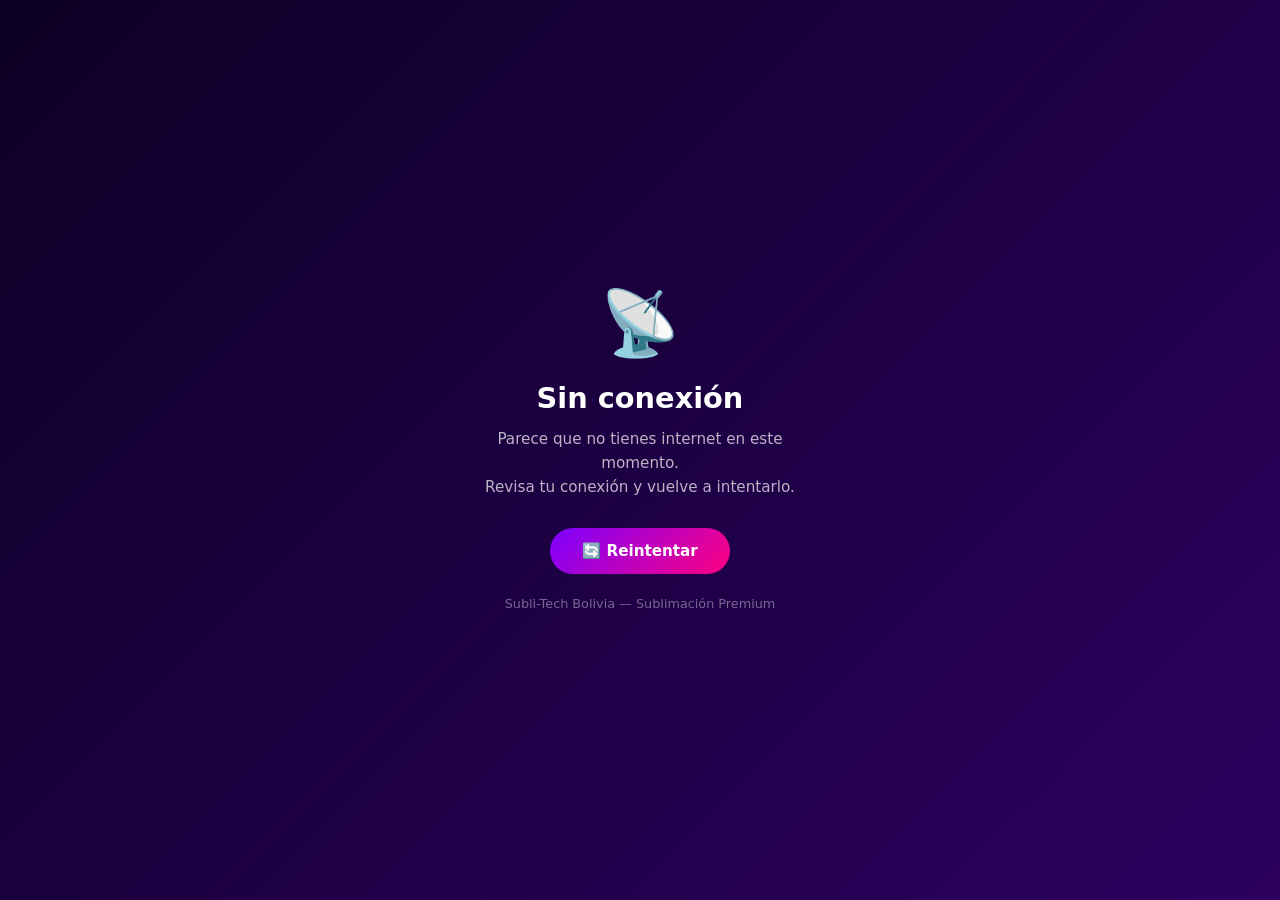
<file: frontend/offline.html>
<!DOCTYPE html>
<html lang="es">
<head>
  <meta charset="UTF-8" />
  <meta name="viewport" content="width=device-width, initial-scale=1.0" />
  <title>Sin conexión — Subli-Tech</title>
  <link rel="manifest" href="manifest.json" />
  <meta name="theme-color" content="#7A00FF" />
  <style>
    * { box-sizing: border-box; margin: 0; padding: 0; }
    body {
      font-family: 'Inter', system-ui, sans-serif;
      background: linear-gradient(135deg, #0D0025, #2D0060);
      color: #fff;
      min-height: 100vh;
      display: flex;
      flex-direction: column;
      align-items: center;
      justify-content: center;
      padding: 24px;
      text-align: center;
    }
    .icon  { font-size: 4rem; margin-bottom: 20px; }
    h1     { font-size: 1.8rem; font-weight: 800; margin-bottom: 12px; }
    p      { color: rgba(255,255,255,0.7); font-size: 0.95rem; line-height: 1.6; max-width: 360px; }
    .btn   {
      display: inline-block;
      margin-top: 28px;
      padding: 14px 32px;
      background: linear-gradient(135deg, #7A00FF, #FF007F);
      color: #fff;
      border-radius: 9999px;
      font-size: 0.95rem;
      font-weight: 700;
      text-decoration: none;
      transition: opacity 0.2s;
    }
    .btn:hover { opacity: 0.85; }
    .wifi { margin-top: 20px; font-size: 0.8rem; color: rgba(255,255,255,0.4); }
  </style>
</head>
<body>
  <div class="icon">📡</div>
  <h1>Sin conexión</h1>
  <p>
    Parece que no tienes internet en este momento.<br>
    Revisa tu conexión y vuelve a intentarlo.
  </p>
  <a href="/" class="btn" onclick="location.reload()">🔄 Reintentar</a>
  <p class="wifi">Subli-Tech Bolivia — Sublimación Premium</p>
</body>
</html>
</file>
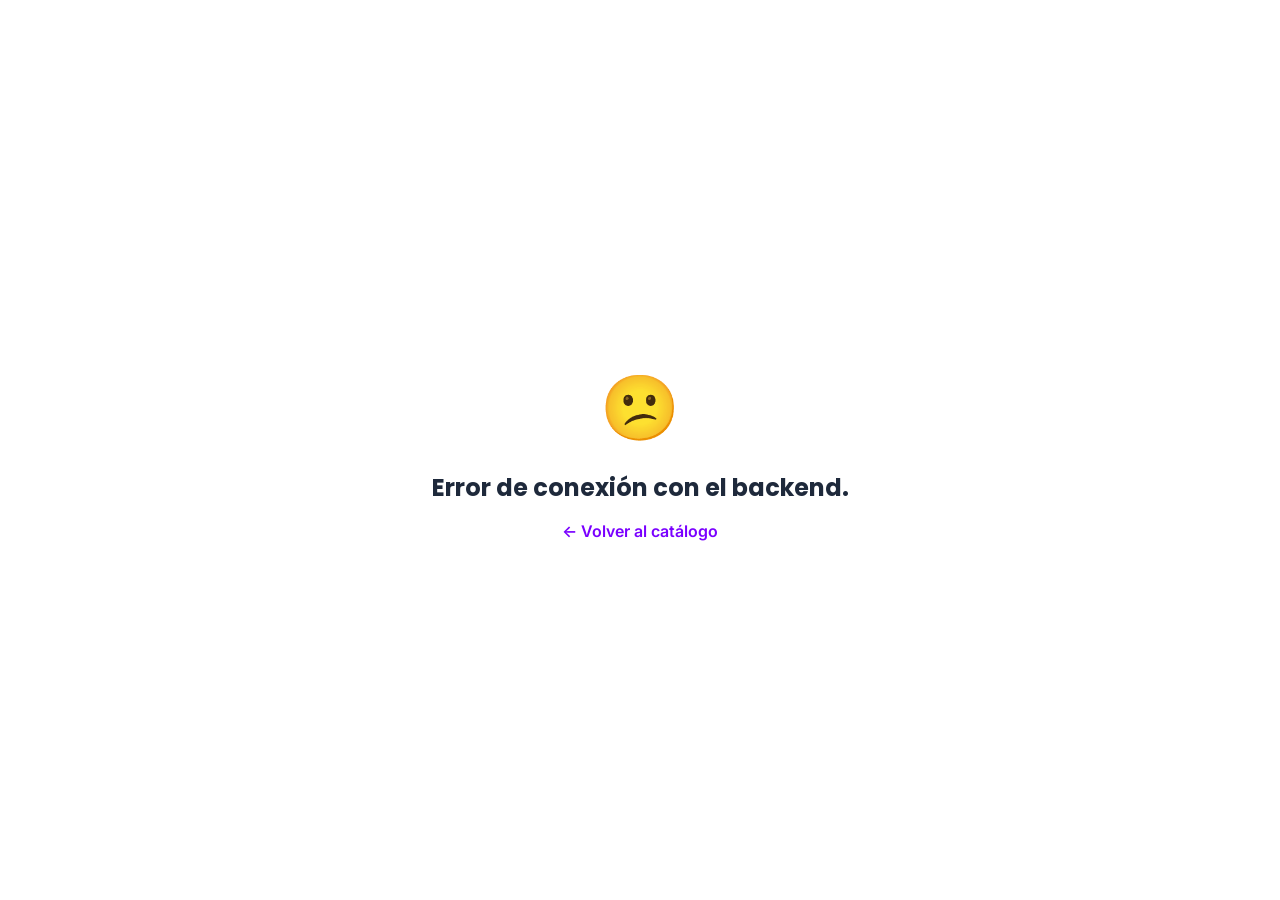
<file: frontend/producto.html>
﻿<!DOCTYPE html>
<html lang="es">
<head>
  <meta charset="UTF-8" />
  <meta charset="UTF-8">
  <meta name="viewport" content="width=device-width, initial-scale=1.0" />
  <title>Producto — Subli-Tech</title>
  <link rel="manifest" href="manifest.json" />
  <meta name="theme-color" content="#7A00FF" />
  <meta name="mobile-web-app-capable" content="yes" />
  <meta name="apple-mobile-web-app-capable" content="yes" />
  <meta name="apple-mobile-web-app-status-bar-style" content="black-translucent" />
  <meta name="apple-mobile-web-app-title" content="Subli-Tech" />
  <link rel="apple-touch-icon" href="img/logo.png" />
  <meta name="description" content="Personaliza tu artículo sublimado en Subli-Tech. Elige talla, color y sube tu diseño." />
  <link rel="stylesheet" href="styles.css" />
  <link rel="preconnect" href="https://fonts.googleapis.com" />
  <link rel="preconnect" href="https://fonts.gstatic.com" crossorigin />
  <link href="https://fonts.googleapis.com/css2?family=Poppins:wght@400;500;600;700;800;900&family=Inter:wght@300;400;500;600&display=swap" rel="stylesheet" />
  <style>
    /* ── Estilos específicos de producto.html ── */
    .prod-page { padding-top: var(--header-h); background: var(--bg-soft); min-height: 100vh; }

    /* Breadcrumb */
    .breadcrumb {
      display: flex;
      align-items: center;
      gap: 8px;
      font-size: 0.82rem;
      color: var(--text-muted);
      padding: 20px 0 0;
      flex-wrap: wrap;
    }
    .breadcrumb a { color: var(--primary); transition: var(--transition); }
    .breadcrumb a:hover { text-decoration: underline; }
    .breadcrumb span { color: var(--text-light); }

    /* Layout principal */
    .prod-layout {
      display: grid;
      grid-template-columns: 1fr;
      gap: 32px;
      padding: 24px 0 64px;
    }
    @media(min-width:1024px) { .prod-layout { grid-template-columns: 1fr 1fr; gap: 48px; } }

    /* ── Columna imagen ── */
    .prod-img-col { position: sticky; top: calc(var(--header-h) + 20px); height: fit-content; }

    .prod-img-main {
      width: 100%;
      aspect-ratio: 4/3;
      border-radius: var(--radius-xl);
      overflow: hidden;
      background: var(--bg-soft);
      position: relative;
      box-shadow: var(--shadow-lg);
    }

    .prod-img-main img {
      width: 100%;
      height: 100%;
      object-fit: cover;
      transition: var(--transition-slow);
    }

    .prod-img-main:hover img { transform: scale(1.04); }

    .prod-img-badge {
      position: absolute;
      top: 16px;
      left: 16px;
      background: rgba(255,255,255,0.92);
      backdrop-filter: blur(8px);
      padding: 8px 14px;
      border-radius: var(--radius-full);
      font-family: var(--font-title);
      font-size: 0.78rem;
      font-weight: 700;
      color: var(--primary);
      display: flex;
      align-items: center;
      gap: 6px;
    }

    /* Rating */
    .prod-rating {
      display: flex;
      align-items: center;
      gap: 8px;
      font-size: 0.85rem;
      color: var(--text-muted);
      margin-bottom: 8px;
    }
    #prod-rating { color: #F59E0B; font-weight: 600; }

    /* ── Columna formulario ── */
    .prod-info-col { display: flex; flex-direction: column; gap: 24px; }

    .prod-header-info { display: flex; flex-direction: column; gap: 10px; }

    #prod-nombre {
      font-size: clamp(1.5rem, 3vw, 2rem);
      font-weight: 800;
      color: var(--text);
      line-height: 1.2;
    }

    #prod-desc { font-size: 0.92rem; color: var(--text-muted); line-height: 1.65; }

    /* Precio box */
    .price-box {
      background: linear-gradient(135deg, rgba(122,0,255,0.06), rgba(255,0,127,0.04));
      border: 1.5px solid var(--border);
      border-radius: var(--radius-lg);
      padding: 20px 24px;
      display: flex;
      flex-wrap: wrap;
      gap: 20px;
      align-items: center;
      justify-content: space-between;
    }

    .price-main { display: flex; flex-direction: column; gap: 2px; }
    .price-desde { font-size: 0.75rem; color: var(--text-light); font-weight: 500; }
    .price-big   { font-family: var(--font-title); font-size: 2rem; font-weight: 900; color: var(--primary); line-height: 1; }
    .price-tag   { font-size: 0.72rem; color: var(--text-muted); margin-top: 2px; }

    .price-anticipo {
      background: rgba(16,185,129,0.10);
      border-radius: var(--radius-md);
      padding: 12px 16px;
      text-align: center;
    }
    .price-anticipo .label { font-size: 0.72rem; color: var(--text-muted); font-weight: 500; }
    .price-anticipo .amount { font-family: var(--font-title); font-size: 1.1rem; font-weight: 800; color: var(--success); }
    .price-anticipo .note   { font-size: 0.68rem; color: var(--text-light); }

    /* ── Selector de talla ── */
    .form-section { display: flex; flex-direction: column; gap: 10px; }

    .form-label {
      display: flex;
      align-items: center;
      justify-content: space-between;
      font-family: var(--font-title);
      font-size: 0.88rem;
      font-weight: 700;
      color: var(--text);
    }

    .form-label-hint {
      font-family: var(--font-body);
      font-size: 0.75rem;
      font-weight: 400;
      color: var(--text-light);
    }

    #talla-options { display: flex; flex-wrap: wrap; gap: 8px; }

    .talla-btn {
      font-family: var(--font-title);
      font-size: 0.85rem;
      font-weight: 600;
      min-width: 52px;
      padding: 10px 14px;
      border-radius: var(--radius-sm);
      border: 2px solid var(--border);
      background: var(--bg);
      color: var(--text-muted);
      transition: var(--transition);
    }

    .talla-btn:hover {
      border-color: var(--primary);
      color: var(--primary);
      background: rgba(122,0,255,0.05);
    }

    .talla-btn.selected {
      background: var(--primary);
      color: #fff;
      border-color: var(--primary);
      box-shadow: 0 4px 12px var(--primary-glow);
    }

    .talla-info {
      font-size: 0.78rem;
      color: var(--text-muted);
      display: flex;
      align-items: center;
      gap: 6px;
    }

    /* ── Selector de color ── */
    #color-options { display: flex; flex-wrap: wrap; gap: 10px; align-items: center; }

    .color-swatch {
      width: 36px;
      height: 36px;
      border-radius: 50%;
      cursor: pointer;
      transition: var(--transition);
      display: flex;
      align-items: center;
      justify-content: center;
      position: relative;
    }

    .color-swatch:hover { transform: scale(1.18); box-shadow: 0 2px 8px rgba(0,0,0,0.20); }
    .color-swatch.selected { transform: scale(1.18); box-shadow: 0 0 0 3px #fff, 0 0 0 5px var(--primary); }

    .swatch-check {
      font-size: 0.7rem;
      color: var(--primary);
      font-weight: 900;
      text-shadow: 0 0 4px rgba(255,255,255,0.8);
    }

    .color-label-row {
      font-size: 0.8rem;
      color: var(--text-muted);
      margin-top: 4px;
    }

    /* ── Zona de Upload ── */
    .upload-zone {
      border: 2px dashed var(--border);
      border-radius: var(--radius-lg);
      padding: 32px 24px;
      display: flex;
      flex-direction: column;
      align-items: center;
      gap: 12px;
      text-align: center;
      cursor: pointer;
      transition: var(--transition);
      background: var(--bg);
    }

    .upload-zone:hover { border-color: var(--primary); background: rgba(122,0,255,0.03); }
    .upload-zone.drag-over { border-color: var(--primary); background: rgba(122,0,255,0.07); transform: scale(1.01); }
    .upload-zone.has-file  { border-color: var(--success); background: var(--success-bg); }

    .upload-icon { font-size: 2.8rem; }
    .upload-title { font-family: var(--font-title); font-size: 0.95rem; font-weight: 700; color: var(--text); }
    .upload-sub   { font-size: 0.78rem; color: var(--text-muted); }
    .upload-specs {
      display: flex;
      flex-wrap: wrap;
      gap: 8px;
      justify-content: center;
      margin-top: 4px;
    }
    .upload-spec-tag {
      font-size: 0.70rem;
      background: var(--bg-soft);
      color: var(--text-muted);
      padding: 3px 10px;
      border-radius: var(--radius-full);
      border: 1px solid var(--border-soft);
    }

    /* Preview de diseño */
    .upload-preview {
      border: 1.5px solid var(--success);
      border-radius: var(--radius-lg);
      overflow: hidden;
      background: var(--bg);
    }

    .upload-preview.hidden { display: none; }

    .preview-header {
      display: flex;
      align-items: center;
      justify-content: space-between;
      padding: 12px 16px;
      background: var(--success-bg);
      gap: 10px;
    }

    .preview-file-info { display: flex; align-items: center; gap: 8px; flex: 1; min-width: 0; }
    .preview-file-icon { font-size: 1.2rem; flex-shrink: 0; }
    #file-name { font-family: var(--font-title); font-size: 0.82rem; font-weight: 600; color: var(--text); white-space: nowrap; overflow: hidden; text-overflow: ellipsis; }
    #file-size { font-size: 0.72rem; color: var(--text-muted); }

    .btn-remove-file {
      background: var(--error-bg);
      color: var(--error);
      border-radius: var(--radius-sm);
      padding: 6px 12px;
      font-size: 0.75rem;
      font-weight: 600;
      font-family: var(--font-title);
      transition: var(--transition);
      flex-shrink: 0;
    }
    .btn-remove-file:hover { background: var(--error); color: #fff; }

    .preview-img-wrap {
      display: flex;
      justify-content: center;
      padding: 16px;
      background: #f8f8f8;
      max-height: 200px;
      overflow: hidden;
    }
    #preview-img { max-height: 180px; max-width: 100%; object-fit: contain; border-radius: var(--radius-sm); }

    .upload-error {
      display: none;
      align-items: center;
      gap: 8px;
      background: var(--error-bg);
      color: var(--error);
      font-size: 0.82rem;
      font-weight: 600;
      padding: 10px 14px;
      border-radius: var(--radius-sm);
      border: 1px solid rgba(239,68,68,0.25);
    }

    /* ── Cantidad ── */
    .qty-row { display: flex; align-items: center; gap: 16px; flex-wrap: wrap; }

    .qty-selector {
      display: flex;
      align-items: center;
      gap: 0;
      border: 2px solid var(--border);
      border-radius: var(--radius-sm);
      overflow: hidden;
      background: var(--bg);
    }

    .qty-btn {
      width: 42px;
      height: 42px;
      display: flex;
      align-items: center;
      justify-content: center;
      font-size: 1.2rem;
      font-weight: 700;
      color: var(--text);
      background: var(--bg-soft);
      transition: var(--transition);
      border: none;
    }

    .qty-btn:hover { background: var(--primary); color: #fff; }

    #qty-input {
      width: 52px;
      height: 42px;
      text-align: center;
      font-family: var(--font-title);
      font-size: 1rem;
      font-weight: 700;
      color: var(--text);
      border: none;
      outline: none;
      background: var(--bg);
    }

    .qty-total-label { font-size: 0.82rem; color: var(--text-muted); }
    #precio-unidad   { font-family: var(--font-title); font-weight: 700; color: var(--primary); }

    /* ── Botones de acción ── */
    .prod-actions { display: flex; gap: 12px; flex-wrap: wrap; }
    .prod-actions .btn { flex: 1; min-width: 140px; justify-content: center; font-size: 0.95rem; padding: 15px 20px; }

    /* ── Tabs ── */
    .tabs-container {
      background: var(--bg);
      border-radius: var(--radius-lg);
      border: 1px solid var(--border-soft);
      overflow: hidden;
    }

    .tabs-nav {
      display: flex;
      border-bottom: 1px solid var(--border-soft);
      overflow-x: auto;
    }

    .tab-btn {
      font-family: var(--font-title);
      font-size: 0.84rem;
      font-weight: 600;
      padding: 14px 20px;
      color: var(--text-muted);
      background: transparent;
      border-bottom: 3px solid transparent;
      white-space: nowrap;
      transition: var(--transition);
    }

    .tab-btn:hover  { color: var(--primary); background: var(--bg-soft); }
    .tab-btn.active { color: var(--primary); border-bottom-color: var(--primary); }

    .tab-panel { display: none; padding: 24px; }
    .tab-panel.active { display: block; animation: fadeIn 0.3s ease; }

    @keyframes fadeIn { from { opacity:0; transform:translateY(4px); } to { opacity:1; transform:translateY(0); } }

    #tab-desc-body { font-size: 0.9rem; color: var(--text-muted); line-height: 1.7; }

    /* Tabla de tallas */
    .tallas-table { width: 100%; border-collapse: collapse; font-size: 0.88rem; }
    .tallas-table th {
      background: var(--bg-soft);
      padding: 10px 14px;
      text-align: left;
      font-family: var(--font-title);
      font-size: 0.78rem;
      text-transform: uppercase;
      letter-spacing: 0.05em;
      color: var(--text-muted);
      border-bottom: 1px solid var(--border-soft);
    }
    .tallas-table td { padding: 10px 14px; border-bottom: 1px solid var(--border-soft); color: var(--text); }
    .tallas-table tr:last-child td { border-bottom: none; }
    .tallas-table tr:hover td { background: var(--bg-soft); }

    /* Instrucciones de diseño */
    .instrucciones-list { display: flex; flex-direction: column; gap: 12px; }
    .instruccion-item {
      display: flex;
      gap: 12px;
      align-items: flex-start;
      padding: 12px;
      background: var(--bg-soft);
      border-radius: var(--radius-sm);
    }
    .instruccion-icon { font-size: 1.2rem; flex-shrink: 0; }
    .instruccion-text h5 { font-family: var(--font-title); font-size: 0.85rem; font-weight: 700; margin-bottom: 2px; }
    .instruccion-text p  { font-size: 0.80rem; color: var(--text-muted); }

    /* Divider */
    .form-divider { border: none; border-top: 1px solid var(--border-soft); margin: 4px 0; }

    /* Garantías row */
    .garantias {
      display: flex;
      flex-wrap: wrap;
      gap: 12px;
    }
    .garantia-chip {
      display: flex;
      align-items: center;
      gap: 6px;
      font-size: 0.78rem;
      color: var(--text-muted);
      background: var(--bg-soft);
      padding: 6px 12px;
      border-radius: var(--radius-full);
      border: 1px solid var(--border-soft);
    }

    /* ════════════════════════════════════
       MOCKUP INTERACTIVO (Fase 3)
       ════════════════════════════════════ */
    #mockup-container {
      position: relative;
      overflow: hidden;
      border-radius: var(--radius-xl);
    }

    /* Overlay del diseño del usuario */
    .mockup-overlay-wrap {
      position: absolute;
      top: 15%;
      left: 15%;
      width: 70%;
      cursor: move;
      z-index: 20;
      user-select: none;
      -webkit-user-select: none;
      touch-action: none;
    }
    .mockup-overlay-wrap.hidden { display: none !important; }

    #mockup-design-img {
      width: 100%;
      height: auto;
      display: block;
      object-fit: contain;
      mix-blend-mode: multiply;
      opacity: 0.80;
      border-radius: 4px;
      pointer-events: none;
      filter: drop-shadow(0 2px 10px rgba(0,0,0,0.18));
      transition: opacity 0.2s ease;
    }

    /* Handle de resize (esquina inferior derecha) */
    .mockup-resize-handle {
      position: absolute;
      bottom: -9px;
      right: -9px;
      width: 22px;
      height: 22px;
      background: linear-gradient(135deg, #7A00FF, #FF007F);
      border-radius: 50%;
      cursor: se-resize;
      border: 2.5px solid #fff;
      box-shadow: 0 2px 8px rgba(122,0,255,0.50);
      z-index: 22;
      transition: transform 0.2s;
      touch-action: none;
    }
    .mockup-resize-handle:hover { transform: scale(1.25); }

    /* Badge flotante "Mockup activo" */
    .mockup-active-badge {
      position: absolute;
      bottom: 14px;
      left: 50%;
      transform: translateX(-50%);
      background: rgba(18, 0, 50, 0.82);
      backdrop-filter: blur(10px);
      -webkit-backdrop-filter: blur(10px);
      color: #fff;
      font-family: var(--font-title);
      font-size: 0.70rem;
      font-weight: 600;
      padding: 6px 14px;
      border-radius: var(--radius-full);
      white-space: nowrap;
      z-index: 23;
      letter-spacing: 0.03em;
      border: 1px solid rgba(122,0,255,0.35);
      pointer-events: none;
    }
    .mockup-active-badge.hidden { display: none; }

    /* Panel de controles del mockup */
    .mockup-controls {
      background: linear-gradient(135deg, rgba(122,0,255,0.05), rgba(255,0,127,0.03));
      border: 1.5px solid var(--border);
      border-radius: var(--radius-md);
      padding: 12px 16px;
      display: flex;
      align-items: center;
      gap: 14px;
      flex-wrap: wrap;
      margin-top: 12px;
      animation: panelIn 0.3s ease;
    }
    .mockup-controls.hidden { display: none !important; }
    @keyframes panelIn { from { opacity:0; transform:translateY(6px); } to { opacity:1; transform:translateY(0); } }

    .mockup-ctrl-title {
      font-family: var(--font-title);
      font-size: 0.76rem;
      font-weight: 700;
      color: var(--primary);
      white-space: nowrap;
      display: flex;
      align-items: center;
      gap: 5px;
      flex-shrink: 0;
    }
    .mockup-opacity-row {
      display: flex;
      align-items: center;
      gap: 9px;
      flex: 1;
      min-width: 130px;
    }
    .mockup-opacity-row label { font-size: 0.74rem; color: var(--text-muted); white-space: nowrap; }
    #mockup-opacity {
      flex: 1;
      height: 4px;
      appearance: none;
      -webkit-appearance: none;
      background: var(--border);
      border-radius: 999px;
      outline: none;
      cursor: pointer;
      accent-color: var(--primary);
    }
    #mockup-opacity::-webkit-slider-thumb {
      -webkit-appearance: none;
      width: 16px; height: 16px;
      border-radius: 50%;
      background: var(--primary);
      cursor: pointer;
      box-shadow: 0 2px 6px rgba(122,0,255,0.4);
    }
    .mockup-opacity-val {
      font-family: var(--font-title);
      font-size: 0.74rem;
      font-weight: 700;
      color: var(--primary);
      min-width: 34px;
      text-align: right;
    }
    .btn-reset-mockup {
      font-family: var(--font-title);
      font-size: 0.74rem;
      font-weight: 700;
      color: var(--text-muted);
      background: var(--bg);
      border: 1.5px solid var(--border);
      padding: 6px 12px;
      border-radius: var(--radius-full);
      cursor: pointer;
      transition: var(--transition);
      white-space: nowrap;
      flex-shrink: 0;
    }
    .btn-reset-mockup:hover {
      color: var(--primary);
      border-color: var(--primary);
      background: rgba(122,0,255,0.06);
    }

    /* ── Controles numéricos del mockup (Fase 1 Avanzada) ── */
    .mockup-ctrl-row {
      display: flex;
      gap: 8px;
      flex-wrap: wrap;
      width: 100%;
      margin-top: 4px;
    }
    .mockup-ctrl-group {
      display: flex;
      flex-direction: column;
      align-items: center;
      gap: 3px;
      flex: 1;
      min-width: 52px;
    }
    .mockup-ctrl-group label {
      font-size: 0.65rem;
      font-weight: 700;
      color: var(--text-muted);
      text-transform: uppercase;
      letter-spacing: 0.04em;
      white-space: nowrap;
    }
    .mockup-num-input {
      width: 100%;
      padding: 5px 4px;
      border: 1.5px solid var(--border);
      border-radius: var(--radius-sm);
      font-family: var(--font-title);
      font-size: 0.78rem;
      font-weight: 700;
      color: var(--primary);
      background: var(--bg);
      text-align: center;
      outline: none;
      transition: border-color 0.2s;
      
    }
    .mockup-num-input::-webkit-outer-spin-button,
    .mockup-num-input::-webkit-inner-spin-button { -webkit-appearance: none; margin: 0; }
    .mockup-num-input:focus { border-color: var(--primary); background: #fff; }
  </style>
</head>
<body>

<!-- HEADER -->
<header class="header" id="header">
  <div class="container">
    <div class="header-inner">
      <a href="index.html" class="logo" id="logo-link">
        <img src="img/logo.png" alt="Subli-Tech" style="height:45px;width:auto;object-fit:contain;" />
      </a>
      <nav class="nav" role="navigation" aria-label="Menú principal">
        <a href="index.html#catalogo"     class="nav-link" id="nav-catalogo">Catálogo</a>
        <a href="index.html#como-funciona" class="nav-link" id="nav-proceso">¿Cómo funciona?</a>
        <a href="index.html#por-que"      class="nav-link" id="nav-porque">¿Por qué nosotros?</a>
        <a href="login.html"              class="btn btn-sm" id="nav-login" style="background:linear-gradient(135deg,#7A00FF,#FF007F);color:#fff;padding:8px 18px;border-radius:50px;font-weight:700;font-size:0.85rem;letter-spacing:0.02em;">Iniciar Sesión</a>
      </nav>
      <div class="header-actions">
        <a href="carrito.html" class="cart-btn" id="cart-btn" aria-label="Ver carrito">
          🛒
          <span class="cart-badge" id="cart-badge">0</span>
        </a>
        <button class="menu-toggle" id="menu-toggle" aria-label="Abrir menú" aria-expanded="false">
          <span></span><span></span><span></span>
        </button>
      </div>
    </div>
  </div>
</header>

<!-- Mobile Nav -->
<div class="mobile-nav" id="mobile-nav">
  <a href="index.html#catalogo"      class="nav-link" id="m-nav-catalogo">🛍️ Catálogo</a>
  <a href="index.html#como-funciona" class="nav-link" id="m-nav-proceso">⚙️ ¿Cómo funciona?</a>
  <a href="login.html"               class="nav-link" id="m-nav-login">🔑 Iniciar Sesión</a>
</div>

<main class="prod-page">
  <div class="container">

    <!-- Breadcrumb -->
    <nav class="breadcrumb" aria-label="Ruta de navegación">
      <a href="index.html" id="bc-inicio">🏠 Inicio</a>
      <span>›</span>
      <a href="index.html#catalogo" id="bc-catalogo">Catálogo</a>
      <span>›</span>
      <span id="bc-producto">Producto</span>
    </nav>

    <div class="prod-layout">

      <!-- ── Columna Imagen + Mockup Interactivo ── -->
      <div class="prod-img-col">
        <!-- Contenedor principal del mockup -->
        <div class="prod-img-main" id="mockup-container">
          <!-- Imagen base del producto -->
          <img id="prod-img" src="" alt="Producto" loading="eager" />

          <!-- Overlay draggable del diseño del usuario (Fase 3) -->
          <div class="mockup-overlay-wrap hidden" id="mockup-overlay-wrap">
            <img id="mockup-design-img" src="" alt="Tu diseño sobre el producto" />
            <div class="mockup-resize-handle" id="mockup-resize-handle" title="Arrastra para redimensionar"></div>
          </div>

          <!-- Badge flotante cuando mockup está activo -->
          <div class="mockup-active-badge hidden" id="mockup-active-badge">
            🎨 Vista previa sobre producto &nbsp;·&nbsp; arrastra para mover
          </div>

          <!-- Badge de categoría -->
          <div class="prod-img-badge" id="prod-categoria-badge">
            <span id="prod-categoria">Cargando...</span>
          </div>
        </div>

        <!-- Panel de controles del mockup (visible solo cuando hay diseño) -->
        <div class="mockup-controls hidden" id="mockup-controls">
          <span class="mockup-ctrl-title">🖼️ Mockup</span>

          <!-- Opacidad -->
          <div class="mockup-opacity-row">
            <label for="mockup-opacity">Opacidad</label>
            <input type="range" id="mockup-opacity" min="20" max="100" value="80"
              aria-label="Opacidad del diseño sobre el producto" />
            <span class="mockup-opacity-val" id="mockup-opacity-label">80%</span>
          </div>

          <!-- Fila 2: Posición X/Y -->
          <div class="mockup-ctrl-row" id="mockup-ctrl-pos">
            <div class="mockup-ctrl-group">
              <label for="ctrl-pos-x">↔️ X</label>
              <input type="number" id="ctrl-pos-x" class="mockup-num-input" value="50" min="-100" max="200" step="1" aria-label="Posición X" />
            </div>
            <div class="mockup-ctrl-group">
              <label for="ctrl-pos-y">↕️ Y</label>
              <input type="number" id="ctrl-pos-y" class="mockup-num-input" value="50" min="-100" max="200" step="1" aria-label="Posición Y" />
            </div>
            <div class="mockup-ctrl-group">
              <label for="ctrl-scale">🔍 Zoom</label>
              <input type="number" id="ctrl-scale" class="mockup-num-input" value="70" min="10" max="200" step="5" aria-label="Escala" />
            </div>
            <div class="mockup-ctrl-group">
              <label for="ctrl-rotate">🔄 Rot.</label>
              <input type="number" id="ctrl-rotate" class="mockup-num-input" value="0" min="-180" max="180" step="5" aria-label="Rotación" />
            </div>
          </div>

          <button class="btn-reset-mockup" id="btn-reset-mockup" type="button">↺ Centrar</button>
        </div>
      </div>

      <!-- ── Columna Formulario ── -->
      <div class="prod-info-col">

        <!-- Info básica -->
        <div class="prod-header-info">
          <div class="prod-rating">
            <span id="prod-rating">★★★★★ — </span>
          </div>
          <h1 id="prod-nombre">Cargando producto...</h1>
          <p id="prod-desc"></p>
        </div>

        <!-- Precio -->
        <div class="price-box">
          <div class="price-main">
            <span class="price-desde">Precio unitario</span>
            <span class="price-big" id="prod-precio">$0</span>
            <span class="price-tag">BOB — precio final</span>
          </div>
          <div class="price-anticipo">
            <div class="label">Anticipo (50%)</div>
            <div class="amount" id="precio-anticipo">$0</div>
            <div class="note">Saldo al retirar</div>
          </div>
        </div>

<hr class="form-divider" />

<!-- 👤 Selector de Corte / Género (Condicional) -->
<div class="form-section" id="genero-section">
  <div class="form-label">
    <span>👤 Corte / Género</span>
    <span id="genero-label" style="color:var(--primary);font-weight:700;">Hombre / Unisex</span>
  </div>
  <div class="genero-options" id="genero-options" style="display: flex; gap: 10px;" role="group" aria-label="Seleccionar corte o género">
    <button class="genero-btn selected" data-genero="Hombre" type="button" aria-pressed="true" style="flex: 1; padding: 10px; border: 2.5px solid var(--primary); background: rgba(122,0,255,0.05); color: var(--primary); border-radius: var(--radius-sm); font-family: var(--font-title); font-size: 0.85rem; font-weight: 600; cursor: pointer; transition: var(--transition);">Hombre / Unisex</button>
    <button class="genero-btn" data-genero="Mujer" type="button" aria-pressed="false" style="flex: 1; padding: 10px; border: 2.5px solid var(--border); background: var(--bg); color: var(--text-muted); border-radius: var(--radius-sm); font-family: var(--font-title); font-size: 0.85rem; font-weight: 600; cursor: pointer; transition: var(--transition);">Mujer (Entallado)</button>
  </div>
</div>

        <!-- Selector de Talla -->
        <div class="form-section">
          <div class="form-label">
            <span>📏 Talla
              <span class="form-label-hint" id="talla-medida"></span>
            </span>
            <span id="talla-label" style="color:var(--primary);font-weight:700;">—</span>
          </div>
          <div id="talla-options" role="group" aria-label="Seleccionar talla"></div>
        </div>

        <!-- Selector de Color -->
        <div class="form-section">
          <div class="form-label">
            <span>🎨 Color base</span>
            <span id="color-label" style="color:var(--primary);font-weight:700;">Blanco</span>
          </div>
          <div id="color-options" role="group" aria-label="Seleccionar color"></div>
        </div>

        <!-- Upload de Diseño -->
        <div class="form-section">
          <div class="form-label">
            <span>🖼️ Tu Diseño</span>
            <span class="form-label-hint">JPG, PNG, SVG — máx. 20MB</span>
          </div>

          <!-- Zona de arrastre -->
          <div class="upload-zone" id="upload-zone" role="button" tabindex="0" aria-label="Subir diseño">
            <div class="upload-icon">📤</div>
            <p class="upload-title">Arrastra tu diseño aquí</p>
            <p class="upload-sub">o haz clic para seleccionar archivo</p>
            <div class="upload-specs">
              <span class="upload-spec-tag">JPG</span>
              <span class="upload-spec-tag">PNG</span>
              <span class="upload-spec-tag">WEBP</span>
              <span class="upload-spec-tag">SVG</span>
              <span class="upload-spec-tag">Mín. 300 DPI</span>
            </div>
          </div>
          <input type="file" id="diseno-input" accept=".jpg,.jpeg,.png,.webp,.svg" style="display:none;" aria-label="Archivo de diseño" />

          <!-- Mensaje de error -->
          <div class="upload-error" id="upload-error" role="alert">⚠️ <span></span></div>

          <!-- Preview del diseño -->
          <div class="upload-preview hidden" id="diseno-preview">
            <div class="preview-header">
              <div class="preview-file-info">
                <span class="preview-file-icon">🖼️</span>
                <div>
                  <div id="file-name">archivo.png</div>
                  <div id="file-size">0 KB</div>
                </div>
              </div>
              <button class="btn-remove-file" id="remove-diseno">Quitar</button>
            </div>
            <div class="preview-img-wrap">
              <img id="preview-img" src="" alt="Vista previa del diseño" />
            </div>
          </div>
        </div>

        <!-- Cantidad -->
        <div class="form-section">
          <div class="form-label"><span>📦 Cantidad</span></div>
          <div class="qty-row">
            <div class="qty-selector">
              <button class="qty-btn" id="qty-dec" aria-label="Disminuir cantidad">−</button>
              <input type="number" id="qty-input" value="1" min="1" max="50" aria-label="Cantidad" />
              <button class="qty-btn" id="qty-inc" aria-label="Aumentar cantidad">+</button>
            </div>
            <div class="qty-total-label">
              Total: <span id="precio-unidad">$0 × 1</span> = <strong style="color:var(--primary);" id="precio-total">$0</strong>
            </div>
          </div>
        </div>

        <!-- Acciones -->
        <div class="prod-actions">
          <button class="btn btn-cta" id="btn-agregar" style="flex:2;">
            🛒 Agregar al Carrito
          </button>
          <button class="btn btn-outline" id="btn-ir-carrito" style="flex:1;">
            Ver Carrito
          </button>
        </div>

        <!-- Garantías -->
        <div class="garantias">
          <div class="garantia-chip">🔒 Pago 50% anticipo</div>
          <div class="garantia-chip">⚡ Entrega 3 días</div>
          <div class="garantia-chip">🎨 Diseño asesorado</div>
          <div class="garantia-chip">✅ Calidad garantizada</div>
        </div>

        <!-- Tabs -->
        <div class="tabs-container">
          <div class="tabs-nav" role="tablist">
            <button class="tab-btn active" data-tab="tab-descripcion" id="tab-btn-desc" role="tab" aria-selected="true">📋 Descripción</button>
            <button class="tab-btn" data-tab="tab-tallas"      id="tab-btn-tallas" role="tab" aria-selected="false">📏 Guía de Tallas</button>
            <button class="tab-btn" data-tab="tab-instrucciones" id="tab-btn-inst" role="tab" aria-selected="false">🖼️ Instrucciones</button>
          </div>

          <div class="tab-panel active" id="tab-descripcion" role="tabpanel">
            <p id="tab-desc-body"></p>
          </div>

          <div class="tab-panel" id="tab-tallas" role="tabpanel">
            <table class="tallas-table">
              <thead>
                <tr>
                  <th>Talla</th>
                  <th>Medida</th>
                </tr>
              </thead>
              <tbody id="tallas-tbody"></tbody>
            </table>
          </div>

          <div class="tab-panel" id="tab-instrucciones" role="tabpanel">
            <div class="instrucciones-list">
              <div class="instruccion-item">
                <span class="instruccion-icon">📐</span>
                <div class="instruccion-text">
                  <h5>Resolución mínima</h5>
                  <p>Tu archivo debe tener al menos 300 DPI para garantizar nitidez en la impresión.</p>
                </div>
              </div>
              <div class="instruccion-item">
                <span class="instruccion-icon">🎨</span>
                <div class="instruccion-text">
                  <h5>Espacio de color</h5>
                  <p>Usa modo de color RGB (no CMYK). Los colores RGB se reproducen con mayor fidelidad en sublimación.</p>
                </div>
              </div>
              <div class="instruccion-item">
                <span class="instruccion-icon">📄</span>
                <div class="instruccion-text">
                  <h5>Formatos aceptados</h5>
                  <p>JPG, PNG (con o sin transparencia), WEBP, SVG. Tamaño máximo 20MB por archivo.</p>
                </div>
              </div>
              <div class="instruccion-item">
                <span class="instruccion-icon">⚠️</span>
                <div class="instruccion-text">
                  <h5>Zona de seguridad</h5>
                  <p>Deja un margen de 5mm en los bordes para evitar que texto o elementos importantes queden en las costuras.</p>
                </div>
              </div>
            </div>
          </div>

        </div><!-- /tabs-container -->

      </div><!-- /prod-info-col -->
    </div><!-- /prod-layout -->
  </div><!-- /container -->
</main>

<div class="toast-container" id="toast-container" aria-live="polite"></div>

<script src="js/api.js"></script>
<script src="js/main.js"></script>
<script src="js/producto.js"></script>
  <!-- PWA Service Worker -->
  <script>
    if ('serviceWorker' in navigator) {
      window.addEventListener('load', () => {
        navigator.serviceWorker.register('./sw.js')
          .then(r => console.log('[SW] Registrado:', r.scope))
          .catch(e => console.warn('[SW] Error al registrar:', e));
      });
    }
  </script>
</body>
</html>
</file>
<file: frontend/styles.css>
/* ============================================================
   SUBLI-TECH — Design System & Global Styles
   Mobile-First | Poppins + Inter | Purple/Magenta Theme
   ============================================================ */

/* ── Google Fonts ── */
@import url('https://fonts.googleapis.com/css2?family=Poppins:wght@400;500;600;700;800;900&family=Inter:wght@300;400;500;600&display=swap');

/* ── CSS Variables (Design Tokens) ── */
:root {
  --primary:       #7A00FF;
  --primary-dark:  #5500BB;
  --primary-light: #9B40FF;
  --primary-glow:  rgba(122, 0, 255, 0.25);
  --cta:           #FF007F;
  --cta-dark:      #CC0066;
  --cta-glow:      rgba(255, 0, 127, 0.30);
  --bg:            #FFFFFF;
  --bg-soft:       #F8F5FF;
  --bg-card:       #FFFFFF;
  --text:          #1E293B;
  --text-muted:    #64748B;
  --text-light:    #94A3B8;
  --success:       #10B981;
  --success-bg:    rgba(16, 185, 129, 0.12);
  --error:         #EF4444;
  --error-bg:      rgba(239, 68, 68, 0.12);
  --warning:       #F59E0B;
  --border:        #E8E0FF;
  --border-soft:   #F1F0F5;
  --shadow-sm:     0 2px 8px rgba(122, 0, 255, 0.08);
  --shadow-md:     0 8px 24px rgba(122, 0, 255, 0.14);
  --shadow-lg:     0 20px 48px rgba(122, 0, 255, 0.20);
  --shadow-cta:    0 8px 24px rgba(255, 0, 127, 0.35);
  --shadow-card:   0 4px 20px rgba(122, 0, 255, 0.10);
  --shadow-xl:     0 32px 64px rgba(122, 0, 255, 0.22);
  --radius-sm:     8px;
  --radius-md:     14px;
  --radius-lg:     20px;
  --radius-xl:     28px;
  --radius-full:   9999px;
  --transition:    all 0.25s cubic-bezier(0.4, 0, 0.2, 1);
  --transition-slow: all 0.4s cubic-bezier(0.4, 0, 0.2, 1);
  --transition-spring: all 0.5s cubic-bezier(0.34, 1.56, 0.64, 1);
  --font-title:    'Poppins', sans-serif;
  --font-body:     'Inter', sans-serif;
  --header-h:      72px;
  /* Mesh gradient colors */
  --mesh-1: rgba(122, 0, 255, 0.08);
  --mesh-2: rgba(255, 0, 127, 0.06);
  --mesh-3: rgba(160, 32, 240, 0.05);
}

/* ── Reset & Base ── */
*, *::before, *::after { box-sizing: border-box; margin: 0; padding: 0; }

html {
  scroll-behavior: smooth;
  font-size: 16px;
  -webkit-text-size-adjust: 100%;
}

body {
  font-family: var(--font-body);
  color: var(--text);
  background: var(--bg);
  line-height: 1.6;
  overflow-x: hidden;
  -webkit-font-smoothing: antialiased;
}

img { max-width: 100%; height: auto; display: block; }
a   { color: inherit; text-decoration: none; }
ul  { list-style: none; }
button { cursor: pointer; font-family: inherit; border: none; outline: none; }

/* ── Typography ── */
h1, h2, h3, h4, h5, h6 {
  font-family: var(--font-title);
  font-weight: 700;
  line-height: 1.2;
  color: var(--text);
}

.text-gradient {
  background: linear-gradient(135deg, var(--primary), var(--cta));
  -webkit-background-clip: text;
  -webkit-text-fill-color: transparent;
  background-clip: text;
}

/* ── Layout Utilities ── */
.container {
  width: 100%;
  max-width: 1200px;
  margin: 0 auto;
  padding: 0 20px;
}

.section-padding { padding: 80px 0; }

/* ── Buttons ── */
.btn {
  display: inline-flex;
  align-items: center;
  justify-content: center;
  gap: 8px;
  font-family: var(--font-title);
  font-weight: 600;
  font-size: 0.95rem;
  padding: 14px 28px;
  border-radius: var(--radius-full);
  transition: var(--transition);
  white-space: nowrap;
  position: relative;
  overflow: hidden;
}

.btn::after {
  content: '';
  position: absolute;
  inset: 0;
  background: rgba(255,255,255,0.12);
  opacity: 0;
  transition: var(--transition);
}
.btn:hover::after { opacity: 1; }

.btn-primary {
  background: linear-gradient(135deg, var(--primary), var(--primary-dark));
  color: #fff;
  box-shadow: 0 4px 16px var(--primary-glow);
}
.btn-primary:hover {
  transform: translateY(-2px);
  box-shadow: var(--shadow-md);
}

.btn-cta {
  background: linear-gradient(135deg, var(--cta), var(--cta-dark));
  color: #fff;
  box-shadow: var(--shadow-cta);
  font-size: 1rem;
  padding: 16px 36px;
}
.btn-cta:hover {
  transform: translateY(-3px);
  box-shadow: 0 12px 32px var(--cta-glow);
}

.btn-outline {
  background: transparent;
  color: var(--primary);
  border: 2px solid var(--primary);
}
.btn-outline:hover {
  background: var(--primary);
  color: #fff;
  transform: translateY(-2px);
  box-shadow: var(--shadow-sm);
}

.btn-ghost {
  background: rgba(122, 0, 255, 0.08);
  color: var(--primary);
}
.btn-ghost:hover {
  background: rgba(122, 0, 255, 0.16);
  transform: translateY(-1px);
}

.btn-sm {
  font-size: 0.82rem;
  padding: 9px 18px;
}

/* ── Badges ── */
.badge {
  display: inline-flex;
  align-items: center;
  gap: 4px;
  font-family: var(--font-title);
  font-size: 0.72rem;
  font-weight: 600;
  padding: 4px 10px;
  border-radius: var(--radius-full);
  letter-spacing: 0.03em;
  text-transform: uppercase;
}

.badge-primary  { background: rgba(122,0,255,0.12); color: var(--primary); }
.badge-cta      { background: rgba(255,0,127,0.12); color: var(--cta); }
.badge-success  { background: var(--success-bg); color: var(--success); }
.badge-polera   { background: rgba(122,0,255,0.10); color: var(--primary); }
.badge-taza     { background: rgba(6,182,212,0.12); color: #0891B2; }
.badge-gorra    { background: rgba(245,158,11,0.12); color: #D97706; }
.badge-cojin    { background: rgba(236,72,153,0.12); color: #BE185D; }

/* ══════════════════════════════════════════════════
   HEADER
   ══════════════════════════════════════════════════ */
.header {
  position: fixed;
  top: 0; left: 0; right: 0;
  height: var(--header-h);
  background: rgba(255,255,255,0.85);
  backdrop-filter: blur(20px) saturate(180%);
  -webkit-backdrop-filter: blur(20px) saturate(180%);
  border-bottom: 1px solid var(--border-soft);
  z-index: 1000;
  transition: var(--transition);
}

.header.scrolled {
  background: rgba(255,255,255,0.97);
  box-shadow: var(--shadow-sm);
}

.header-inner {
  display: flex;
  align-items: center;
  justify-content: space-between;
  height: 100%;
  gap: 24px;
}

/* Logo */
.logo {
  display: flex;
  align-items: center;
  gap: 10px;
  font-family: var(--font-title);
  font-weight: 800;
  font-size: 1.4rem;
  color: var(--text);
  flex-shrink: 0;
}

.logo-icon {
  width: 38px;
  height: 38px;
  background: linear-gradient(135deg, var(--primary), var(--cta));
  border-radius: var(--radius-sm);
  display: flex;
  align-items: center;
  justify-content: center;
  color: #fff;
  font-size: 1.1rem;
  box-shadow: 0 4px 12px var(--primary-glow);
  flex-shrink: 0;
  transition: var(--transition-spring);
}
.logo:hover .logo-icon {
  transform: rotate(-8deg) scale(1.08);
  box-shadow: 0 6px 20px var(--primary-glow);
}

/* Logo SVG inline */
.logo-svg {
  width: 38px;
  height: 38px;
  flex-shrink: 0;
  transition: var(--transition-spring);
  filter: drop-shadow(0 4px 10px rgba(122,0,255,0.35));
}
.logo:hover .logo-svg {
  transform: rotate(-8deg) scale(1.08);
  filter: drop-shadow(0 6px 16px rgba(122,0,255,0.50));
}

.logo span { color: var(--primary); }

/* Nav */
.nav {
  display: none;
  align-items: center;
  gap: 8px;
}

.nav-link {
  font-family: var(--font-body);
  font-size: 0.9rem;
  font-weight: 500;
  color: var(--text-muted);
  padding: 8px 14px;
  border-radius: var(--radius-sm);
  transition: var(--transition);
}

.nav-link:hover, .nav-link.active {
  color: var(--primary);
  background: var(--bg-soft);
}

/* Header actions */
.header-actions {
  display: flex;
  align-items: center;
  gap: 12px;
}

.cart-btn {
  position: relative;
  display: flex;
  align-items: center;
  justify-content: center;
  width: 44px;
  height: 44px;
  background: var(--bg-soft);
  border-radius: var(--radius-sm);
  color: var(--text);
  transition: var(--transition);
  font-size: 1.2rem;
}

.cart-btn:hover {
  background: var(--primary);
  color: #fff;
  box-shadow: var(--shadow-sm);
}

.cart-badge {
  position: absolute;
  top: -6px;
  right: -6px;
  width: 20px;
  height: 20px;
  background: var(--cta);
  color: #fff;
  border-radius: var(--radius-full);
  font-family: var(--font-title);
  font-size: 0.68rem;
  font-weight: 700;
  display: flex;
  align-items: center;
  justify-content: center;
  border: 2px solid #fff;
  animation: badge-pop 0.3s cubic-bezier(0.34,1.56,0.64,1);
}

@keyframes badge-pop {
  from { transform: scale(0); }
  to   { transform: scale(1); }
}

/* Hamburger */
.menu-toggle {
  display: flex;
  flex-direction: column;
  gap: 5px;
  width: 36px;
  height: 36px;
  padding: 6px;
  background: var(--bg-soft);
  border-radius: var(--radius-sm);
  cursor: pointer;
  transition: var(--transition);
}

.menu-toggle span {
  display: block;
  width: 100%;
  height: 2px;
  background: var(--text);
  border-radius: 2px;
  transition: var(--transition);
}

.menu-toggle.open span:nth-child(1) { transform: translateY(7px) rotate(45deg); }
.menu-toggle.open span:nth-child(2) { opacity: 0; transform: scaleX(0); }
.menu-toggle.open span:nth-child(3) { transform: translateY(-7px) rotate(-45deg); }

/* Mobile nav */
.mobile-nav {
  position: fixed;
  top: var(--header-h);
  left: 0; right: 0;
  background: #fff;
  border-bottom: 1px solid var(--border);
  padding: 16px 20px 24px;
  display: flex;
  flex-direction: column;
  gap: 4px;
  transform: translateY(-110%);
  opacity: 0;
  transition: var(--transition-slow);
  z-index: 999;
}

.mobile-nav.open {
  transform: translateY(0);
  opacity: 1;
}

.mobile-nav .nav-link {
  padding: 12px 16px;
  font-size: 1rem;
  border-radius: var(--radius-sm);
  display: flex;
  align-items: center;
  gap: 10px;
}

/* ══════════════════════════════════════════════════
   HERO SECTION
   ══════════════════════════════════════════════════ */
.hero {
  min-height: 100vh;
  background: linear-gradient(145deg, #2D0060 0%, #5500BB 35%, #7A00FF 65%, #A020F0 100%);
  display: flex;
  align-items: center;
  padding-top: var(--header-h);
  position: relative;
  overflow: hidden;
}

/* Animated blobs */
.hero::before {
  content: '';
  position: absolute;
  width: 600px;
  height: 600px;
  background: radial-gradient(circle, rgba(255,0,127,0.20) 0%, transparent 70%);
  top: -100px;
  right: -100px;
  border-radius: 50%;
  animation: float 8s ease-in-out infinite;
}

.hero::after {
  content: '';
  position: absolute;
  width: 400px;
  height: 400px;
  background: radial-gradient(circle, rgba(255,255,255,0.06) 0%, transparent 70%);
  bottom: -80px;
  left: 5%;
  border-radius: 50%;
  animation: float 10s ease-in-out infinite reverse;
}

@keyframes float {
  0%,100% { transform: translate(0,0) scale(1); }
  50%      { transform: translate(20px, -30px) scale(1.05); }
}

.hero-inner {
  display: grid;
  grid-template-columns: 1fr;
  gap: 48px;
  align-items: center;
  position: relative;
  z-index: 1;
  padding: 60px 0;
}

.hero-tag {
  display: inline-flex;
  align-items: center;
  gap: 8px;
  background: rgba(255,255,255,0.12);
  backdrop-filter: blur(10px);
  border: 1px solid rgba(255,255,255,0.20);
  color: rgba(255,255,255,0.90);
  font-family: var(--font-title);
  font-size: 0.8rem;
  font-weight: 600;
  padding: 8px 16px;
  border-radius: var(--radius-full);
  margin-bottom: 24px;
  width: fit-content;
}

.hero-tag .dot {
  width: 7px;
  height: 7px;
  background: var(--cta);
  border-radius: 50%;
  animation: pulse-dot 2s ease-in-out infinite;
}

@keyframes pulse-dot {
  0%,100% { transform: scale(1); opacity: 1; }
  50%      { transform: scale(1.4); opacity: 0.7; }
}

.hero-title {
  font-size: clamp(2.2rem, 6vw, 4rem);
  font-weight: 900;
  color: #fff;
  line-height: 1.1;
  margin-bottom: 20px;
  letter-spacing: -0.02em;
}

.hero-title em {
  font-style: normal;
  position: relative;
  color: var(--cta);
  text-shadow: 0 0 40px rgba(255,0,127,0.5);
}

.hero-subtitle {
  font-size: clamp(1rem, 2.5vw, 1.15rem);
  color: rgba(255,255,255,0.75);
  max-width: 540px;
  margin-bottom: 36px;
  line-height: 1.7;
}

.hero-ctas {
  display: flex;
  flex-wrap: wrap;
  gap: 14px;
  margin-bottom: 48px;
}

.btn-hero-secondary {
  background: rgba(255,255,255,0.12);
  backdrop-filter: blur(10px);
  border: 1.5px solid rgba(255,255,255,0.30);
  color: #fff;
}
.btn-hero-secondary:hover {
  background: rgba(255,255,255,0.22);
  transform: translateY(-2px);
}

/* Stats */
.hero-stats {
  display: flex;
  flex-wrap: wrap;
  gap: 28px;
}

.stat {
  display: flex;
  flex-direction: column;
  gap: 2px;
}

.stat-num {
  font-family: var(--font-title);
  font-size: 1.8rem;
  font-weight: 800;
  color: #fff;
  line-height: 1;
}

.stat-num span { color: var(--cta); }

.stat-label {
  font-size: 0.78rem;
  color: rgba(255,255,255,0.60);
  font-weight: 500;
}

/* Hero visual */
.hero-visual {
  display: flex;
  justify-content: center;
  position: relative;
}

.hero-card-mockup {
  background: rgba(255,255,255,0.10);
  backdrop-filter: blur(20px);
  border: 1px solid rgba(255,255,255,0.18);
  border-radius: var(--radius-xl);
  padding: 28px;
  width: 100%;
  max-width: 340px;
  animation: card-float 6s ease-in-out infinite;
}

@keyframes card-float {
  0%,100% { transform: translateY(0); }
  50%      { transform: translateY(-12px); }
}

.mockup-img-wrap {
  width: 100%;
  height: 220px;
  background: linear-gradient(145deg, rgba(255,255,255,0.12), rgba(255,255,255,0.04));
  border-radius: var(--radius-lg);
  display: flex;
  align-items: center;
  justify-content: center;
  font-size: 5rem;
  margin-bottom: 20px;
  overflow: hidden;
  position: relative;
}

.mockup-img-wrap img {
  width: 100%;
  height: 100%;
  object-fit: cover;
}

.mockup-info { color: #fff; }
.mockup-info h4 {
  font-family: var(--font-title);
  font-size: 1rem;
  font-weight: 700;
  margin-bottom: 6px;
}
.mockup-price {
  font-size: 0.85rem;
  color: rgba(255,255,255,0.65);
  margin-bottom: 14px;
}
.mockup-bar {
  height: 6px;
  background: rgba(255,255,255,0.15);
  border-radius: var(--radius-full);
  margin-bottom: 8px;
  overflow: hidden;
}
.mockup-bar-fill {
  height: 100%;
  background: linear-gradient(90deg, var(--cta), var(--primary-light));
  border-radius: var(--radius-full);
  animation: bar-grow 2s ease-out 0.5s both;
}
@keyframes bar-grow {
  from { width: 0%; }
  to   { width: 75%; }
}
.mockup-bar-label {
  font-size: 0.72rem;
  color: rgba(255,255,255,0.55);
}

/* Floating badge */
.hero-badge-float {
  position: absolute;
  background: #fff;
  border-radius: var(--radius-md);
  padding: 10px 16px;
  box-shadow: var(--shadow-md);
  display: flex;
  align-items: center;
  gap: 10px;
  animation: badge-float 5s ease-in-out infinite 1s;
}

@keyframes badge-float {
  0%,100% { transform: translateY(0) rotate(-2deg); }
  50%      { transform: translateY(-8px) rotate(0deg); }
}

.hero-badge-float.left  { bottom: 40px; left: -20px; }
.hero-badge-float.right { top: 30px; right: -10px; }

.badge-icon {
  width: 36px;
  height: 36px;
  border-radius: var(--radius-sm);
  display: flex;
  align-items: center;
  justify-content: center;
  font-size: 1rem;
}

.badge-icon.green  { background: var(--success-bg); }
.badge-icon.purple { background: rgba(122,0,255,0.12); }
.badge-text h5 { font-family: var(--font-title); font-size: 0.82rem; font-weight: 700; color: var(--text); }
.badge-text p  { font-size: 0.72rem; color: var(--text-muted); }

/* ══════════════════════════════════════════════════
   CATALOG SECTION
   ══════════════════════════════════════════════════ */
.catalog {
  background: var(--bg-soft);
}

.section-header {
  text-align: center;
  margin-bottom: 56px;
}

.section-eyebrow {
  display: inline-block;
  font-family: var(--font-title);
  font-size: 0.78rem;
  font-weight: 700;
  letter-spacing: 0.1em;
  text-transform: uppercase;
  color: var(--primary);
  background: rgba(122,0,255,0.08);
  padding: 6px 14px;
  border-radius: var(--radius-full);
  margin-bottom: 16px;
}

.section-title {
  font-size: clamp(1.8rem, 4vw, 2.6rem);
  margin-bottom: 14px;
}

.section-sub {
  font-size: 1rem;
  color: var(--text-muted);
  max-width: 520px;
  margin: 0 auto;
}

/* Filter tabs */
.catalog-filters {
  display: flex;
  flex-wrap: wrap;
  gap: 8px;
  justify-content: center;
  margin-bottom: 40px;
}

.filter-btn {
  font-family: var(--font-title);
  font-size: 0.82rem;
  font-weight: 600;
  padding: 8px 18px;
  border-radius: var(--radius-full);
  background: #fff;
  color: var(--text-muted);
  border: 1.5px solid var(--border);
  transition: var(--transition);
}

.filter-btn:hover, .filter-btn.active {
  background: var(--primary);
  color: #fff;
  border-color: var(--primary);
  box-shadow: var(--shadow-sm);
}

/* Product grid */
.products-grid {
  display: grid;
  grid-template-columns: 1fr;
  gap: 24px;
}

/* Product card */
.product-card {
  background: var(--bg-card);
  border-radius: var(--radius-lg);
  overflow: hidden;
  border: 1.5px solid var(--border-soft);
  transition: var(--transition-slow);
  position: relative;
  display: flex;
  flex-direction: column;
}

/* Shimmer hover effect */
.product-card::before {
  content: '';
  position: absolute;
  inset: 0;
  background: linear-gradient(
    115deg,
    transparent 40%,
    rgba(255,255,255,0.55) 50%,
    transparent 60%
  );
  background-size: 200% 100%;
  background-position: -200% 0;
  transition: background-position 0.6s ease;
  z-index: 2;
  pointer-events: none;
  border-radius: var(--radius-lg);
}
.product-card:hover::before {
  background-position: 200% 0;
}

/* Gradient border glow on hover */
.product-card::after {
  content: '';
  position: absolute;
  inset: -1.5px;
  border-radius: calc(var(--radius-lg) + 1.5px);
  background: linear-gradient(135deg, var(--primary), var(--cta));
  z-index: -1;
  opacity: 0;
  transition: opacity 0.35s ease;
}
.product-card:hover::after { opacity: 1; }

.product-card:hover {
  transform: translateY(-8px);
  box-shadow: var(--shadow-xl);
  border-color: transparent;
}

.product-img-wrap {
  position: relative;
  height: 220px;
  display: flex;
  align-items: center;
  justify-content: center;
  overflow: hidden;
  background-color: #f8f9fa;
}

/* Imágenes de producto: encuadre completo sin recorte */
.product-card img,
.product-image img,
#prod-img,
.product-img-wrap img {
  object-fit: contain !important;
  width: 100%;
  height: 100%;
  background-color: #f9f9fa;
}

.product-img-wrap .emoji-icon {
  font-size: 5rem;
  z-index: 1;
  transition: var(--transition);
  filter: drop-shadow(0 4px 12px rgba(0,0,0,0.15));
}

.product-card:hover .emoji-icon { transform: scale(1.1) rotate(-5deg); }

/* Per-category gradients */
.grad-polera-1 { background: linear-gradient(145deg, #EDE9FE 0%, #DDD6FE 100%); }
.grad-polera-2 { background: linear-gradient(145deg, #F0EDFF 0%, #C4B5FD 100%); }
.grad-taza-1   { background: linear-gradient(145deg, #CFFAFE 0%, #A5F3FC 100%); }
.grad-taza-2   { background: linear-gradient(145deg, #FDF4FF 0%, #F5D0FE 100%); }
.grad-gorra    { background: linear-gradient(145deg, #FEF3C7 0%, #FDE68A 100%); }
.grad-cojin    { background: linear-gradient(145deg, #FCE7F3 0%, #FBCFE8 100%); }

.product-stock-badge {
  position: absolute;
  top: 12px;
  right: 12px;
  font-family: var(--font-title);
  font-size: 0.70rem;
  font-weight: 600;
  padding: 4px 10px;
  border-radius: var(--radius-full);
  background: rgba(255,255,255,0.90);
  backdrop-filter: blur(8px);
  color: var(--success);
}

.product-body {
  padding: 20px;
  flex: 1;
  display: flex;
  flex-direction: column;
  gap: 10px;
}

.product-meta {
  display: flex;
  align-items: center;
  justify-content: space-between;
  gap: 8px;
}

.product-name {
  font-family: var(--font-title);
  font-size: 1rem;
  font-weight: 700;
  color: var(--text);
  line-height: 1.3;
}

.product-desc {
  font-size: 0.83rem;
  color: var(--text-muted);
  line-height: 1.55;
  flex: 1;
}

.product-price-row {
  display: flex;
  align-items: flex-end;
  gap: 6px;
  margin-top: 4px;
}

.price-label {
  font-size: 0.72rem;
  color: var(--text-light);
  font-weight: 500;
  margin-bottom: 2px;
}

.price-value {
  font-family: var(--font-title);
  font-size: 1.35rem;
  font-weight: 800;
  color: var(--primary);
}

.product-actions {
  display: flex;
  gap: 8px;
  margin-top: 4px;
}

.product-actions .btn { flex: 1; justify-content: center; }

/* ══════════════════════════════════════════════════
   WHY US SECTION
   ══════════════════════════════════════════════════ */
.why-us { background: var(--bg); }

.features-grid {
  display: grid;
  grid-template-columns: 1fr;
  gap: 24px;
}

.feature-card {
  background: var(--bg-soft);
  border: 1px solid var(--border-soft);
  border-radius: var(--radius-lg);
  padding: 28px;
  display: flex;
  flex-direction: column;
  gap: 14px;
  transition: var(--transition-slow);
}

.feature-card:hover {
  border-color: var(--border);
  box-shadow: var(--shadow-md);
  transform: translateY(-4px);
}

.feature-icon {
  width: 52px;
  height: 52px;
  border-radius: var(--radius-md);
  display: flex;
  align-items: center;
  justify-content: center;
  font-size: 1.5rem;
}

.feature-icon.purple { background: rgba(122,0,255,0.12); }
.feature-icon.cta    { background: rgba(255,0,127,0.10); }
.feature-icon.green  { background: var(--success-bg); }
.feature-icon.yellow { background: rgba(245,158,11,0.12); }

.feature-title {
  font-family: var(--font-title);
  font-size: 1rem;
  font-weight: 700;
}

.feature-desc {
  font-size: 0.88rem;
  color: var(--text-muted);
  line-height: 1.6;
}

/* ══════════════════════════════════════════════════
   PROCESS SECTION
   ══════════════════════════════════════════════════ */
.process {
  background: linear-gradient(145deg, #2D0060, #7A00FF);
  color: #fff;
}

.process .section-title { color: #fff; }
.process .section-sub   { color: rgba(255,255,255,0.65); }
.process .section-eyebrow {
  background: rgba(255,255,255,0.12);
  color: rgba(255,255,255,0.90);
  border: 1px solid rgba(255,255,255,0.20);
}

.steps-grid {
  display: grid;
  grid-template-columns: 1fr;
  gap: 24px;
}

.step-card {
  background: rgba(255,255,255,0.08);
  backdrop-filter: blur(10px);
  border: 1px solid rgba(255,255,255,0.14);
  border-radius: var(--radius-lg);
  padding: 28px;
  display: flex;
  gap: 18px;
  align-items: flex-start;
  transition: var(--transition);
}

.step-card:hover {
  background: rgba(255,255,255,0.13);
  border-color: rgba(255,255,255,0.22);
}

.step-num {
  font-family: var(--font-title);
  font-size: 1.6rem;
  font-weight: 900;
  color: rgba(255,255,255,0.20);
  flex-shrink: 0;
  line-height: 1;
  min-width: 40px;
}

.step-content h4 {
  font-family: var(--font-title);
  font-weight: 700;
  font-size: 0.95rem;
  color: #fff;
  margin-bottom: 6px;
}

.step-content p {
  font-size: 0.84rem;
  color: rgba(255,255,255,0.65);
  line-height: 1.55;
}

/* ══════════════════════════════════════════════════
   TESTIMONIALS
   ══════════════════════════════════════════════════ */
.testimonials { background: var(--bg-soft); }

.testimonials-grid {
  display: grid;
  grid-template-columns: 1fr;
  gap: 20px;
}

.testimonial-card {
  background: var(--bg-card);
  border-radius: var(--radius-lg);
  padding: 24px;
  border: 1px solid var(--border-soft);
  display: flex;
  flex-direction: column;
  gap: 14px;
  transition: var(--transition-slow);
}

.testimonial-card:hover {
  box-shadow: var(--shadow-md);
  border-color: var(--border);
  transform: translateY(-3px);
}

.stars { color: #F59E0B; font-size: 0.9rem; letter-spacing: 2px; }

.testimonial-text {
  font-size: 0.9rem;
  color: var(--text-muted);
  line-height: 1.65;
  font-style: italic;
}

.testimonial-author {
  display: flex;
  align-items: center;
  gap: 12px;
  margin-top: auto;
}

.author-avatar {
  width: 42px;
  height: 42px;
  border-radius: 50%;
  display: flex;
  align-items: center;
  justify-content: center;
  font-size: 1.1rem;
  flex-shrink: 0;
}

.author-info h5 {
  font-family: var(--font-title);
  font-size: 0.85rem;
  font-weight: 700;
  color: var(--text);
}

.author-info p {
  font-size: 0.75rem;
  color: var(--text-light);
}

/* ══════════════════════════════════════════════════
   CTA BANNER
   ══════════════════════════════════════════════════ */
.cta-banner {
  background: linear-gradient(135deg, var(--cta-dark), var(--cta), #FF6EB4);
  padding: 72px 0;
  text-align: center;
  position: relative;
  overflow: hidden;
}

.cta-banner::before {
  content: '';
  position: absolute;
  width: 500px; height: 500px;
  background: radial-gradient(circle, rgba(255,255,255,0.10) 0%, transparent 70%);
  top: -200px; right: -100px;
  border-radius: 50%;
}

.cta-banner h2 {
  font-size: clamp(1.8rem, 4vw, 2.8rem);
  color: #fff;
  margin-bottom: 14px;
}

.cta-banner p {
  color: rgba(255,255,255,0.80);
  font-size: 1rem;
  margin-bottom: 32px;
}

.btn-cta-white {
  background: #fff;
  color: var(--cta);
  font-family: var(--font-title);
  font-weight: 700;
  font-size: 1rem;
  padding: 16px 36px;
  border-radius: var(--radius-full);
  display: inline-flex;
  align-items: center;
  gap: 8px;
  transition: var(--transition);
  box-shadow: 0 8px 24px rgba(0,0,0,0.20);
}

.btn-cta-white:hover {
  transform: translateY(-3px);
  box-shadow: 0 14px 32px rgba(0,0,0,0.28);
}

/* ══════════════════════════════════════════════════
   FOOTER
   ══════════════════════════════════════════════════ */
.footer {
  background: var(--text);
  color: rgba(255,255,255,0.70);
  padding: 56px 0 24px;
}

.footer-grid {
  display: grid;
  grid-template-columns: 1fr;
  gap: 36px;
  margin-bottom: 48px;
}

.footer-brand .logo { color: #fff; margin-bottom: 12px; }
.footer-brand p {
  font-size: 0.85rem;
  line-height: 1.65;
  max-width: 280px;
}

.footer-col h4 {
  font-family: var(--font-title);
  font-size: 0.85rem;
  font-weight: 700;
  color: #fff;
  text-transform: uppercase;
  letter-spacing: 0.07em;
  margin-bottom: 16px;
}

.footer-links { display: flex; flex-direction: column; gap: 10px; }

.footer-links a {
  font-size: 0.85rem;
  color: rgba(255,255,255,0.60);
  transition: var(--transition);
  display: flex;
  align-items: center;
  gap: 6px;
}

.footer-links a:hover { color: #fff; transform: translateX(4px); }

.footer-contact-item {
  display: flex;
  align-items: center;
  gap: 8px;
  font-size: 0.83rem;
  color: rgba(255,255,255,0.60);
  margin-bottom: 10px;
}

.footer-contact-item span { font-size: 1rem; }

.footer-divider {
  border: none;
  border-top: 1px solid rgba(255,255,255,0.10);
  margin-bottom: 20px;
}

.footer-bottom {
  display: flex;
  flex-direction: column;
  align-items: center;
  gap: 8px;
  text-align: center;
  font-size: 0.8rem;
}

.footer-bottom a { color: var(--primary-light); }
.footer-bottom a:hover { text-decoration: underline; }

/* ══════════════════════════════════════════════════
   SCROLL ANIMATIONS
   ══════════════════════════════════════════════════ */
.reveal {
  opacity: 0;
  transform: translateY(30px);
  transition: opacity 0.65s ease, transform 0.65s ease;
}
.reveal.visible {
  opacity: 1;
  transform: translateY(0);
}

.reveal-left {
  opacity: 0;
  transform: translateX(-40px);
  transition: opacity 0.65s ease, transform 0.65s ease;
}
.reveal-left.visible {
  opacity: 1;
  transform: translateX(0);
}

.reveal-right {
  opacity: 0;
  transform: translateX(40px);
  transition: opacity 0.65s ease, transform 0.65s ease;
}
.reveal-right.visible {
  opacity: 1;
  transform: translateX(0);
}

.reveal-scale {
  opacity: 0;
  transform: scale(0.92);
  transition: opacity 0.55s ease, transform 0.55s cubic-bezier(0.34,1.56,0.64,1);
}
.reveal-scale.visible {
  opacity: 1;
  transform: scale(1);
}

.reveal-delay-1 { transition-delay: 0.10s; }
.reveal-delay-2 { transition-delay: 0.18s; }
.reveal-delay-3 { transition-delay: 0.26s; }
.reveal-delay-4 { transition-delay: 0.34s; }
.reveal-delay-5 { transition-delay: 0.42s; }
.reveal-delay-6 { transition-delay: 0.50s; }

/* ══════════════════════════════════════════════════
   RESPONSIVE — TABLET (640px+)
   ══════════════════════════════════════════════════ */
@media (min-width: 640px) {
  .products-grid     { grid-template-columns: repeat(2, 1fr); }
  .features-grid     { grid-template-columns: repeat(2, 1fr); }
  .steps-grid        { grid-template-columns: repeat(2, 1fr); }
  .testimonials-grid { grid-template-columns: repeat(2, 1fr); }
  .footer-grid       { grid-template-columns: repeat(2, 1fr); }
}

/* ══════════════════════════════════════════════════
   RESPONSIVE — DESKTOP (1024px+)
   ══════════════════════════════════════════════════ */
@media (min-width: 1024px) {
  .nav           { display: flex; }
  .menu-toggle   { display: none; }

  .hero-inner {
    grid-template-columns: 1fr 1fr;
    gap: 64px;
    padding: 80px 0;
  }

  .products-grid     { grid-template-columns: repeat(3, 1fr); }
  .features-grid     { grid-template-columns: repeat(4, 1fr); }
  .steps-grid        { grid-template-columns: repeat(3, 1fr); }
  .testimonials-grid { grid-template-columns: repeat(3, 1fr); }
  .footer-grid       { grid-template-columns: 2fr 1fr 1fr 1.5fr; }
}

/* ══════════════════════════════════════════════════
   TOAST NOTIFICATIONS
   ══════════════════════════════════════════════════ */
.toast-container {
  position: fixed;
  bottom: 24px;
  right: 24px;
  display: flex;
  flex-direction: column;
  gap: 10px;
  z-index: 9999;
}

.toast {
  display: flex;
  align-items: center;
  gap: 12px;
  background: var(--text);
  color: #fff;
  padding: 14px 18px;
  border-radius: var(--radius-md);
  font-size: 0.88rem;
  box-shadow: var(--shadow-lg);
  min-width: 260px;
  max-width: 340px;
  animation: toast-in 0.35s cubic-bezier(0.34,1.56,0.64,1);
  border-left: 4px solid var(--primary);
}

.toast.success { border-left-color: var(--success); }
.toast.error   { border-left-color: var(--error); }

@keyframes toast-in {
  from { transform: translateX(110%); opacity: 0; }
  to   { transform: translateX(0); opacity: 1; }
}

@keyframes toast-out {
  from { transform: translateX(0); opacity: 1; }
  to   { transform: translateX(110%); opacity: 0; }
}

.toast.leaving { animation: toast-out 0.3s ease forwards; }

/* ══════════════════════════════════════════════════
   GLASSMORPHISM UTILITIES (Fase 5)
   ══════════════════════════════════════════════════ */
.glass {
  background: rgba(255,255,255,0.70);
  backdrop-filter: blur(20px) saturate(160%);
  -webkit-backdrop-filter: blur(20px) saturate(160%);
  border: 1px solid rgba(255,255,255,0.55);
}
.glass-dark {
  background: rgba(13,0,37,0.65);
  backdrop-filter: blur(20px) saturate(140%);
  -webkit-backdrop-filter: blur(20px) saturate(140%);
  border: 1px solid rgba(255,255,255,0.12);
}
.glass-card {
  background: rgba(255,255,255,0.55);
  backdrop-filter: blur(12px);
  -webkit-backdrop-filter: blur(12px);
  border: 1px solid rgba(122,0,255,0.12);
  border-radius: var(--radius-lg);
  box-shadow: 0 8px 32px rgba(122,0,255,0.08);
}

/* ══════════════════════════════════════════════════
   GRADIENT TEXT UTILITIES (Fase 5)
   ══════════════════════════════════════════════════ */
.gradient-text {
  background: linear-gradient(135deg, var(--primary), var(--cta));
  -webkit-background-clip: text;
  -webkit-text-fill-color: transparent;
  background-clip: text;
}
.gradient-text-warm {
  background: linear-gradient(135deg, #FF007F, #FF6EB4);
  -webkit-background-clip: text;
  -webkit-text-fill-color: transparent;
  background-clip: text;
}
.gradient-text-cool {
  background: linear-gradient(135deg, var(--primary), #06B6D4);
  -webkit-background-clip: text;
  -webkit-text-fill-color: transparent;
  background-clip: text;
}

/* ══════════════════════════════════════════════════
   ANIMATED GRADIENT BORDER (Fase 5)
   ══════════════════════════════════════════════════ */
.animated-border {
  position: relative;
  border-radius: var(--radius-md);
  padding: 2px;
  background: linear-gradient(135deg, var(--primary), var(--cta), var(--primary-light), var(--primary));
  background-size: 300% 300%;
  animation: gradShift 4s linear infinite;
}
.animated-border > * {
  background: var(--bg);
  border-radius: calc(var(--radius-md) - 2px);
}
@keyframes gradShift {
  0%   { background-position: 0%   50%; }
  50%  { background-position: 100% 50%; }
  100% { background-position: 0%   50%; }
}

/* ══════════════════════════════════════════════════
   MICRO-ANIMACIONES PREMIUM (Fase 5)
   ══════════════════════════════════════════════════ */

/* Tilt interactivo en tarjetas */
.tilt-card {
  transform-style: preserve-3d;
  transition: transform 0.15s ease;
}

/* Pulse ring para CTAs importantes */
@keyframes ring-pulse {
  0%   { box-shadow: 0 0 0 0 var(--primary-glow); }
  70%  { box-shadow: 0 0 0 14px rgba(122,0,255,0); }
  100% { box-shadow: 0 0 0 0   rgba(122,0,255,0); }
}
.btn-pulse { animation: ring-pulse 2.2s ease-in-out infinite; }

/* Skeleton loader */
.skeleton {
  background: linear-gradient(90deg, #f0f0f0 25%, #e0e0e0 50%, #f0f0f0 75%);
  background-size: 200% 100%;
  animation: skeleton-shimmer 1.4s linear infinite;
  border-radius: var(--radius-sm);
}
@keyframes skeleton-shimmer {
  from { background-position: 200% 0; }
  to   { background-position: -200% 0; }
}

/* Slide up from bottom */
@keyframes slideUp {
  from { opacity:0; transform:translateY(24px); }
  to   { opacity:1; transform:translateY(0); }
}
.animate-slide-up { animation: slideUp 0.5s cubic-bezier(0.34,1.56,0.64,1) both; }

/* Fade in */
@keyframes fadeIn {
  from { opacity:0; }
  to   { opacity:1; }
}
.animate-fade-in { animation: fadeIn 0.4s ease both; }

/* Number counter glow */
.stat-num.counting {
  color: #FF7FBF;
  text-shadow: 0 0 20px rgba(255,0,127,0.50);
  transition: color 0.3s, text-shadow 0.3s;
}

/* Hero mesh overlay */
.hero-mesh {
  position: absolute;
  inset: 0;
  pointer-events: none;
  background:
    radial-gradient(ellipse 60% 50% at 80% 20%, rgba(255,0,127,0.12) 0%, transparent 60%),
    radial-gradient(ellipse 50% 60% at 10% 80%, rgba(122,0,255,0.15) 0%, transparent 60%),
    radial-gradient(ellipse 40% 40% at 50% 50%, rgba(160,32,240,0.08) 0%, transparent 60%);
  z-index: 0;
}

/* Section mesh background */
.section-mesh {
  background:
    radial-gradient(ellipse 60% 40% at 90% 50%, rgba(122,0,255,0.05) 0%, transparent 70%),
    radial-gradient(ellipse 50% 50% at 5%  50%, rgba(255,0,127,0.04) 0%, transparent 70%),
    var(--bg-soft);
}

/* Feature card — borde gradient en hover */
.feature-card:hover {
  border-color: transparent;
  background: linear-gradient(var(--bg-soft), var(--bg-soft)) padding-box,
              linear-gradient(135deg, rgba(122,0,255,0.40), rgba(255,0,127,0.30)) border-box;
  border: 1.5px solid transparent;
  box-shadow: var(--shadow-md);
  transform: translateY(-6px);
}

/* Testimonial card glassmorphism en hover */
.testimonial-card:hover {
  box-shadow: var(--shadow-lg);
  border-color: rgba(122,0,255,0.20);
  transform: translateY(-5px);
  background: linear-gradient(145deg, #FFFFFF, #F8F5FF);
}

/* CTA banner animated noise */
.cta-banner::after {
  content: '';
  position: absolute;
  inset: 0;
  background: url("data:image/svg+xml,%3Csvg viewBox='0 0 200 200' xmlns='http://www.w3.org/2000/svg'%3E%3Cfilter id='n'%3E%3CfeTurbulence type='fractalNoise' baseFrequency='0.9' numOctaves='4' stitchTiles='stitch'/%3E%3C/filter%3E%3Crect width='100%25' height='100%25' filter='url(%23n)' opacity='0.04'/%3E%3C/svg%3E");
  pointer-events: none;
  border-radius: inherit;
}

/* Step card enhanced hover */
.step-card:hover {
  background: rgba(255,255,255,0.16);
  border-color: rgba(255,255,255,0.28);
  transform: translateY(-3px);
  box-shadow: 0 8px 24px rgba(0,0,0,0.20);
}

/* Footer social pill */
.footer-social {
  display: flex;
  gap: 10px;
  margin-top: 16px;
}
.footer-social-btn {
  width: 36px; height: 36px;
  border-radius: 50%;
  display: flex; align-items: center; justify-content: center;
  background: rgba(255,255,255,0.08);
  border: 1px solid rgba(255,255,255,0.12);
  color: rgba(255,255,255,0.65);
  font-size: 0.9rem;
  transition: var(--transition);
  cursor: pointer;
}
.footer-social-btn:hover {
  background: var(--primary);
  border-color: var(--primary);
  color: #fff;
  transform: translateY(-2px);
  box-shadow: 0 4px 12px var(--primary-glow);
}

/* Section divider wave */
.wave-divider {
  width: 100%;
  overflow: hidden;
  line-height: 0;
  transform: rotate(180deg);
}
.wave-divider svg {
  display: block;
  width: 100%;
  height: 60px;
}

/* Corrección de la tarjeta de productos */
.product-img-wrap {
  position: relative;
  width: 100%;
  height: 240px; /* Altura uniforme para todas las fotos */
  background-color: #ffffff;
  overflow: hidden;
  border-radius: 16px 16px 0 0;
  display: flex;
  align-items: center;
  justify-content: center;
}

.product-img {
  width: 100%;
  height: 100%;
  object-fit: contain; /* Evita que las poleras o tazas se corten */
  padding: 10px; /* Un poco de respiro alrededor del producto */
  transition: transform 0.3s ease;
}

/* Efecto hover al pasar el ratón */
.product-card:hover .product-img {
  transform: scale(1.05);
}

.product-badge {
  position: absolute;
  top: 16px;
  right: 16px;
  background: rgba(255, 255, 255, 0.95);
  color: #7A00FF;
  padding: 6px 12px;
  border-radius: 20px;
  font-size: 0.8rem;
  font-weight: 700;
  box-shadow: 0 4px 12px rgba(0, 0, 0, 0.08);
  z-index: 2;
  backdrop-filter: blur(4px);
}

.badge-agotado {
  color: #FF007F;
}
/* Espaciado del texto dentro de la tarjeta */
.product-info {
  padding: 20px; /* Esto despega el texto de los bordes */
  display: flex;
  flex-direction: column;
  gap: 8px; /* Espacio uniforme entre categoría, título y descripción */
}

/* Acomodar el precio a la izquierda y el carrito a la derecha */
.product-footer {
  display: flex;
  justify-content: space-between; 
  align-items: center;
  margin-top: 12px;
  border-top: 1px solid #f0f0f0; /* Una línea sutil para separar */
  padding-top: 16px;
}

/* Arreglar el botón del carrito para que sea un círculo moderno */
.btn-add-cart {
  background: linear-gradient(135deg, #7A00FF, #FF007F);
  color: white;
  border: none;
  border-radius: 50%;
  width: 42px;
  height: 42px;
  display: flex;
  align-items: center;
  justify-content: center;
  font-size: 1.1rem;
  cursor: pointer;
  transition: transform 0.2s ease, box-shadow 0.2s ease;
  box-shadow: 0 4px 10px rgba(122, 0, 255, 0.2);
}

.btn-add-cart:hover {
  transform: scale(1.1) translateY(-2px);
  box-shadow: 0 6px 14px rgba(122, 0, 255, 0.4);
}
</file>
